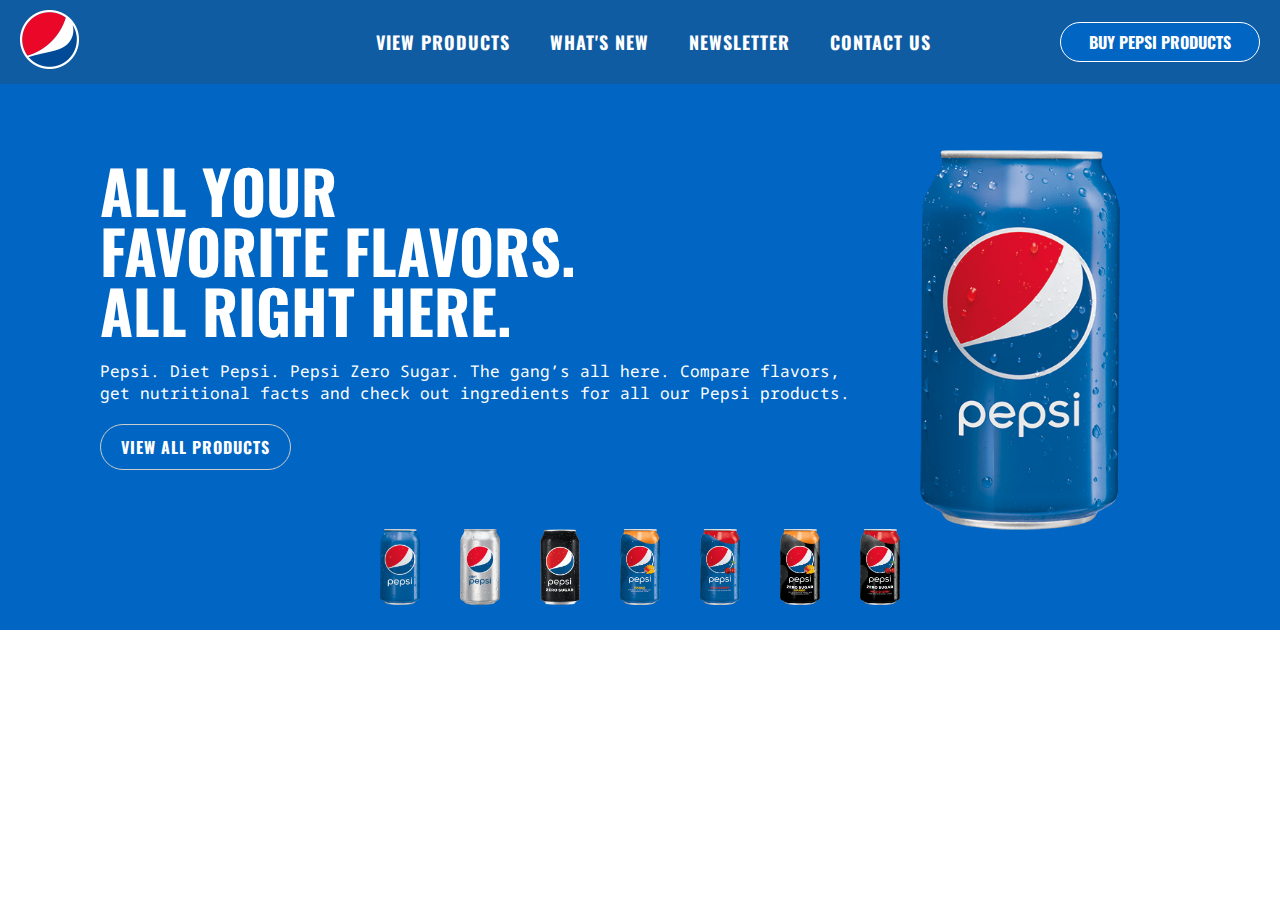
<file: Pepsi/index.html>
<!DOCTYPE html>
<html lang="en">
<head>
    <meta charset="UTF-8">
    <meta http-equiv="X-UA-Compatible" content="IE=edge">
    <meta name="viewport" content="width=device-width, initial-scale=1.0">
    <title>Pepsi.com</title>
    <link rel="stylesheet" href="https://cdnjs.cloudflare.com/ajax/libs/font-awesome/6.2.0/css/all.min.css" integrity="sha512-xh6O/CkQoPOWDdYTDqeRdPCVd1SpvCA9XXcUnZS2FmJNp1coAFzvtCN9BmamE+4aHK8yyUHUSCcJHgXloTyT2A==" crossorigin="anonymous" referrerpolicy="no-referrer" />
    <link rel="stylesheet" href="./style.css">
    <link rel="stylesheet" href="./responsive.css">
    <link rel="preconnect" href="https://fonts.googleapis.com">
    <link rel="preconnect" href="https://fonts.gstatic.com" crossorigin>
    <link href="https://fonts.googleapis.com/css2?family=Noto+Sans+Mono:wght@200;400;500;600;700;800&display=swap" rel="stylesheet">
    <link href="https://fonts.googleapis.com/css2?family=Noto+Sans+Mono:wght@200;400;500;600;700;800&family=Oswald:wght@300;400;500;600;700&display=swap" rel="stylesheet">
    <link href="https://fonts.googleapis.com/css2?family=Roboto+Condensed:ital,wght@0,400;0,700;1,400;1,700&display=swap" rel="stylesheet">
    <script type="text/javascript" src="main.js"></script>
</head>
<body>
    <section class="sec">
        <header>
            <a href="#"><img src="./images/logo.44fea4ca40e8a8843bb0fdf07d618439.png" alt=""></a>
            <div class="toggleMenuNavbar" onclick="menuToggle();"></div>
            <ul class="navbar">
                <li><a href="#">VIEW PRODUCTS</a></li> 
                <li><a href="#">WHAT'S NEW</a></li>
                <li><a href="#">NEWSLETTER</a></li>
                <li><a href="#">CONTACT US</a></li>
            </ul>
            <a class="btn">BUY PEPSI PRODUCTS</a>
        </header>

        <div class="content">
            <div class="textBox">
                <h1>ALL YOUR<br><span>FAVORITE FLAVORS.</span><br><span>ALL RIGHT HERE.</span></h1>
                <p>Pepsi. Diet Pepsi. Pepsi Zero Sugar. The gang’s all here. Compare flavors, get nutritional facts and check out ingredients for all our Pepsi products.</p>
                <a class="btn-view" href="#">View All Products</a>
            </div>
            <div class="imgBox">
                <img src="./images/pepsi001.png" class="pepsi">
            </div>
        </div>
        <ul class="list-img">
            <li><img src="./images/pepsi001.png" alt="PepsiNormal" onclick="imgSlider('./images/pepsi001.png');changeBackgroundColor('#0062be')"></li>
            <li><img src="./images/pepsi002.png" alt="PepsiDiet" onclick="imgSlider('./images/pepsi002.png');changeBackgroundColor('#AFB4FF')"></li>
            <li><img src="./images/pepsi003.png" alt="PepsiZeroSugar" onclick="imgSlider('./images/pepsi003.png');changeBackgroundColor('#1e1e1e')"></li>
            <li><img src="./images/pepsi004.png" alt="PepsiMango" onclick="imgSlider('./images/pepsi004.png');changeBackgroundColor('#FF731D')"></li>
            <li><img src="./images/pepsi005.png" alt="PepsiCherry" onclick="imgSlider('./images/pepsi005.png');changeBackgroundColor('#EB4747')"></li>
            <li><img src="./images/pepsi006.png" alt="PepsiZeroSugarMango" onclick="imgSlider('./images/pepsi006.png');changeBackgroundColor('#FF731D')"></li>    
            <li><img src="./images/pepsi007.png" alt="PepsiZeroSugarCherry" onclick="imgSlider('./images/pepsi007.png');changeBackgroundColor('#D800A6')"></li>          
        </ul>
        <ul class="social">
            <li><a href="#"><i class="fab fa-twitter" alt="Twitter"></i></a></li>
            <li><a href="#"><i class="fab fa-instagram" alt="Instagram"></i></a></li>
            <li><a href="#"><i class="fab fa-youtube" alt="Youtube"></i></a></li>
            <li><a href="#"><i class="fab fa-facebook" alt="Facebook"></i></a></li>
            <li><a href="#"><i class="fab fa-tiktok" alt="TikTok"></i></a></li>
        </ul>
    </section>
</body>
</html>
</file>
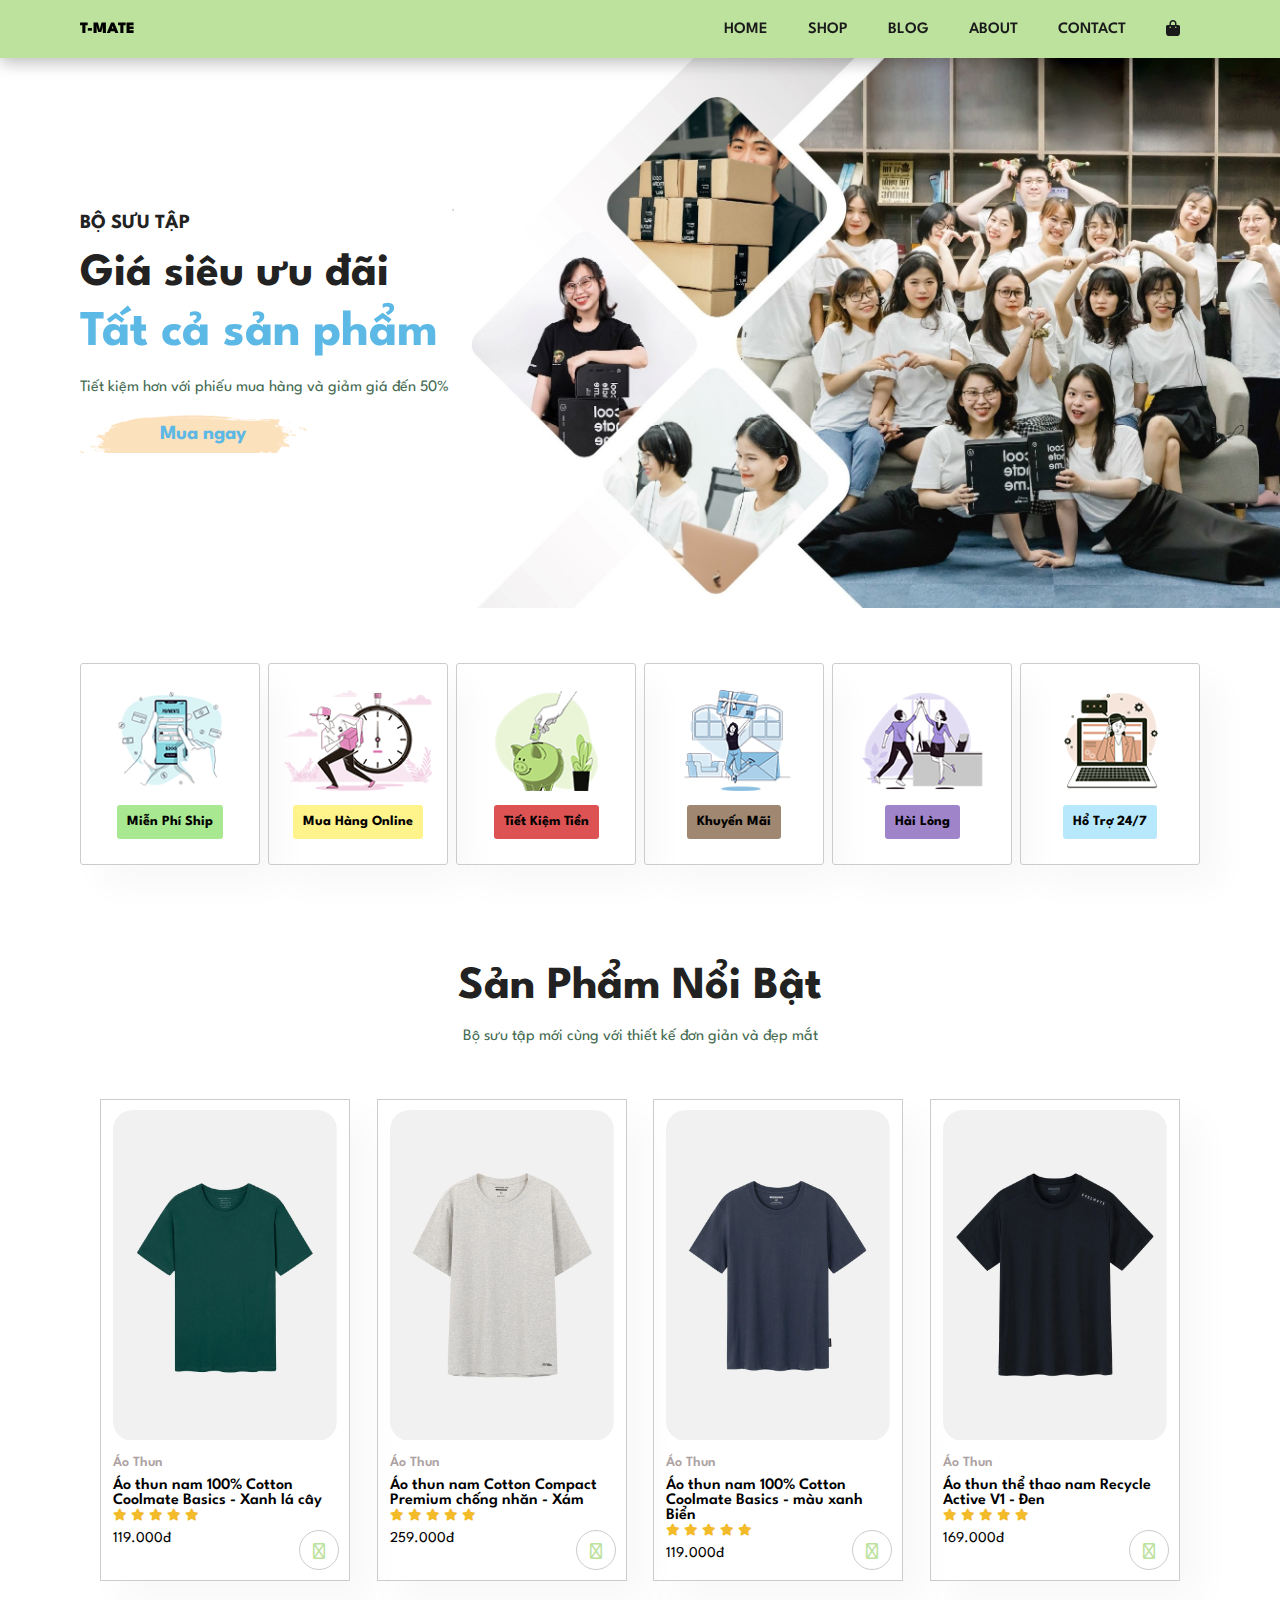
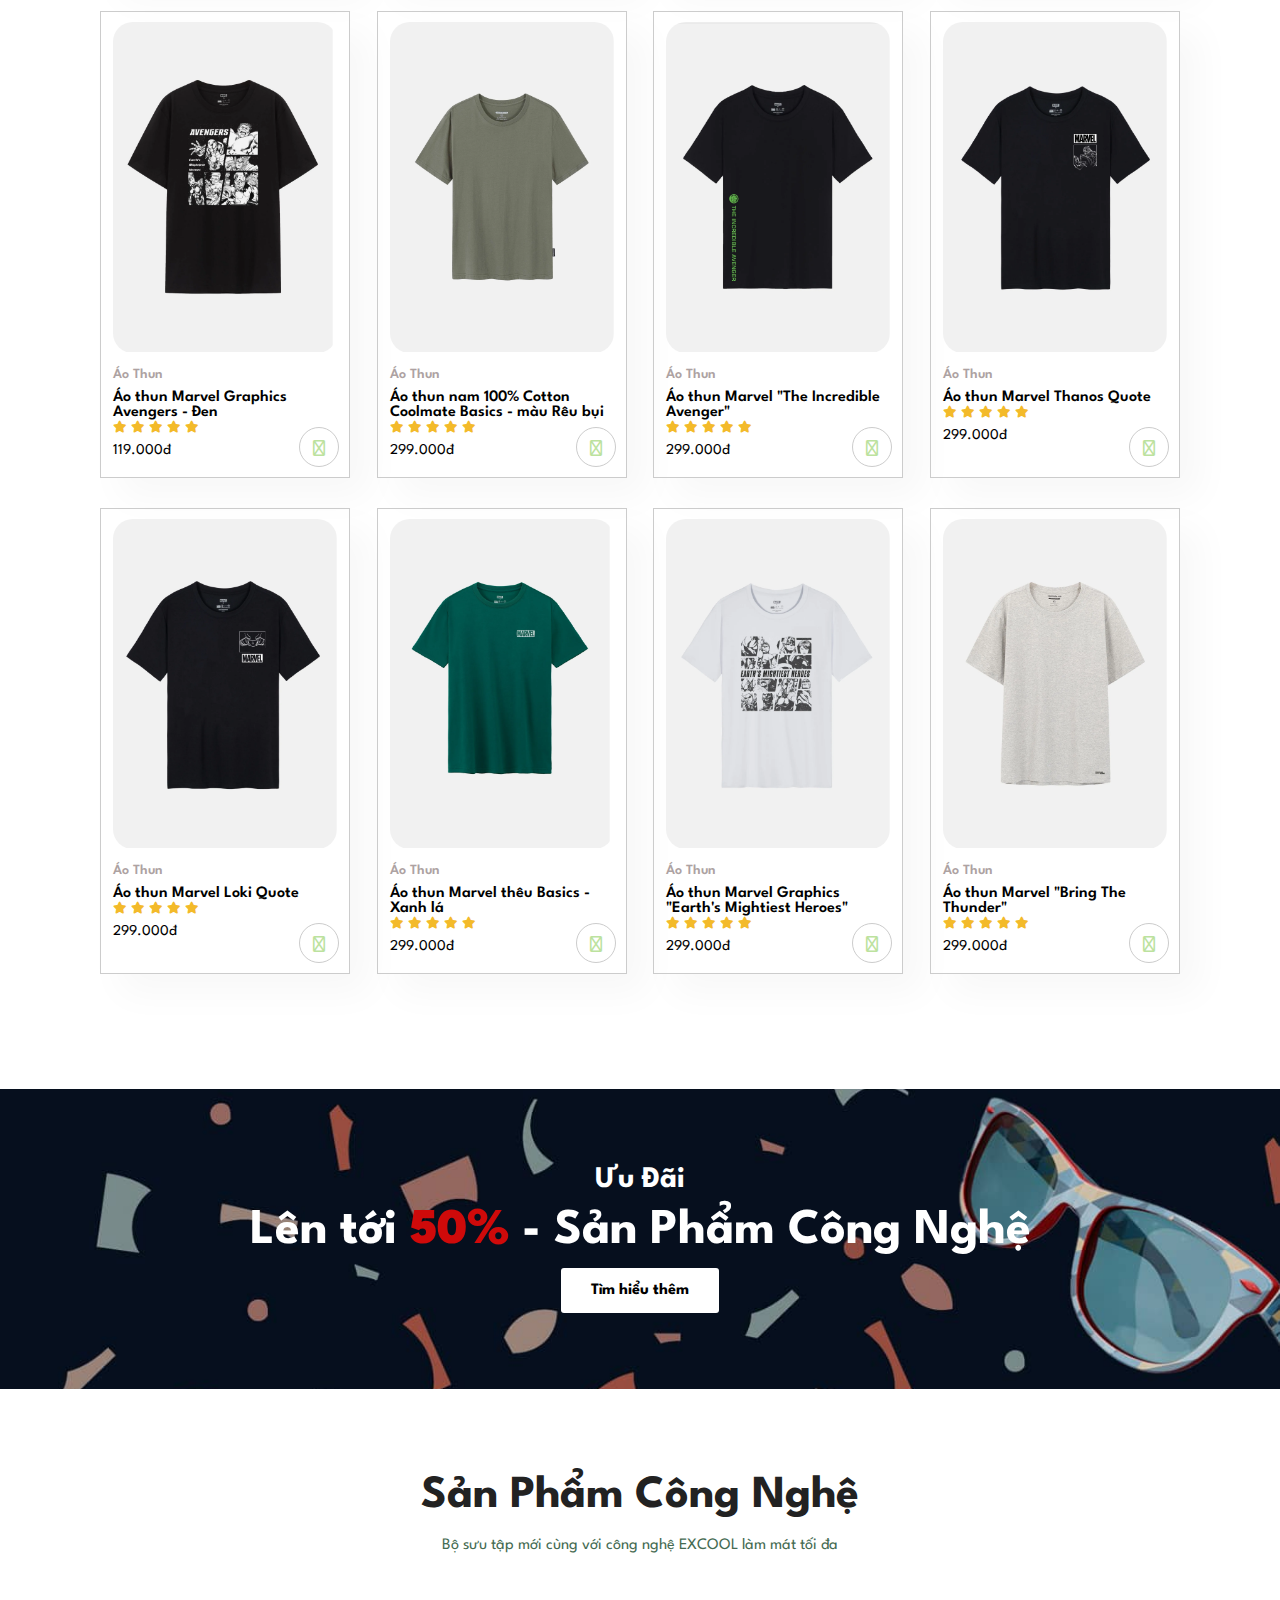
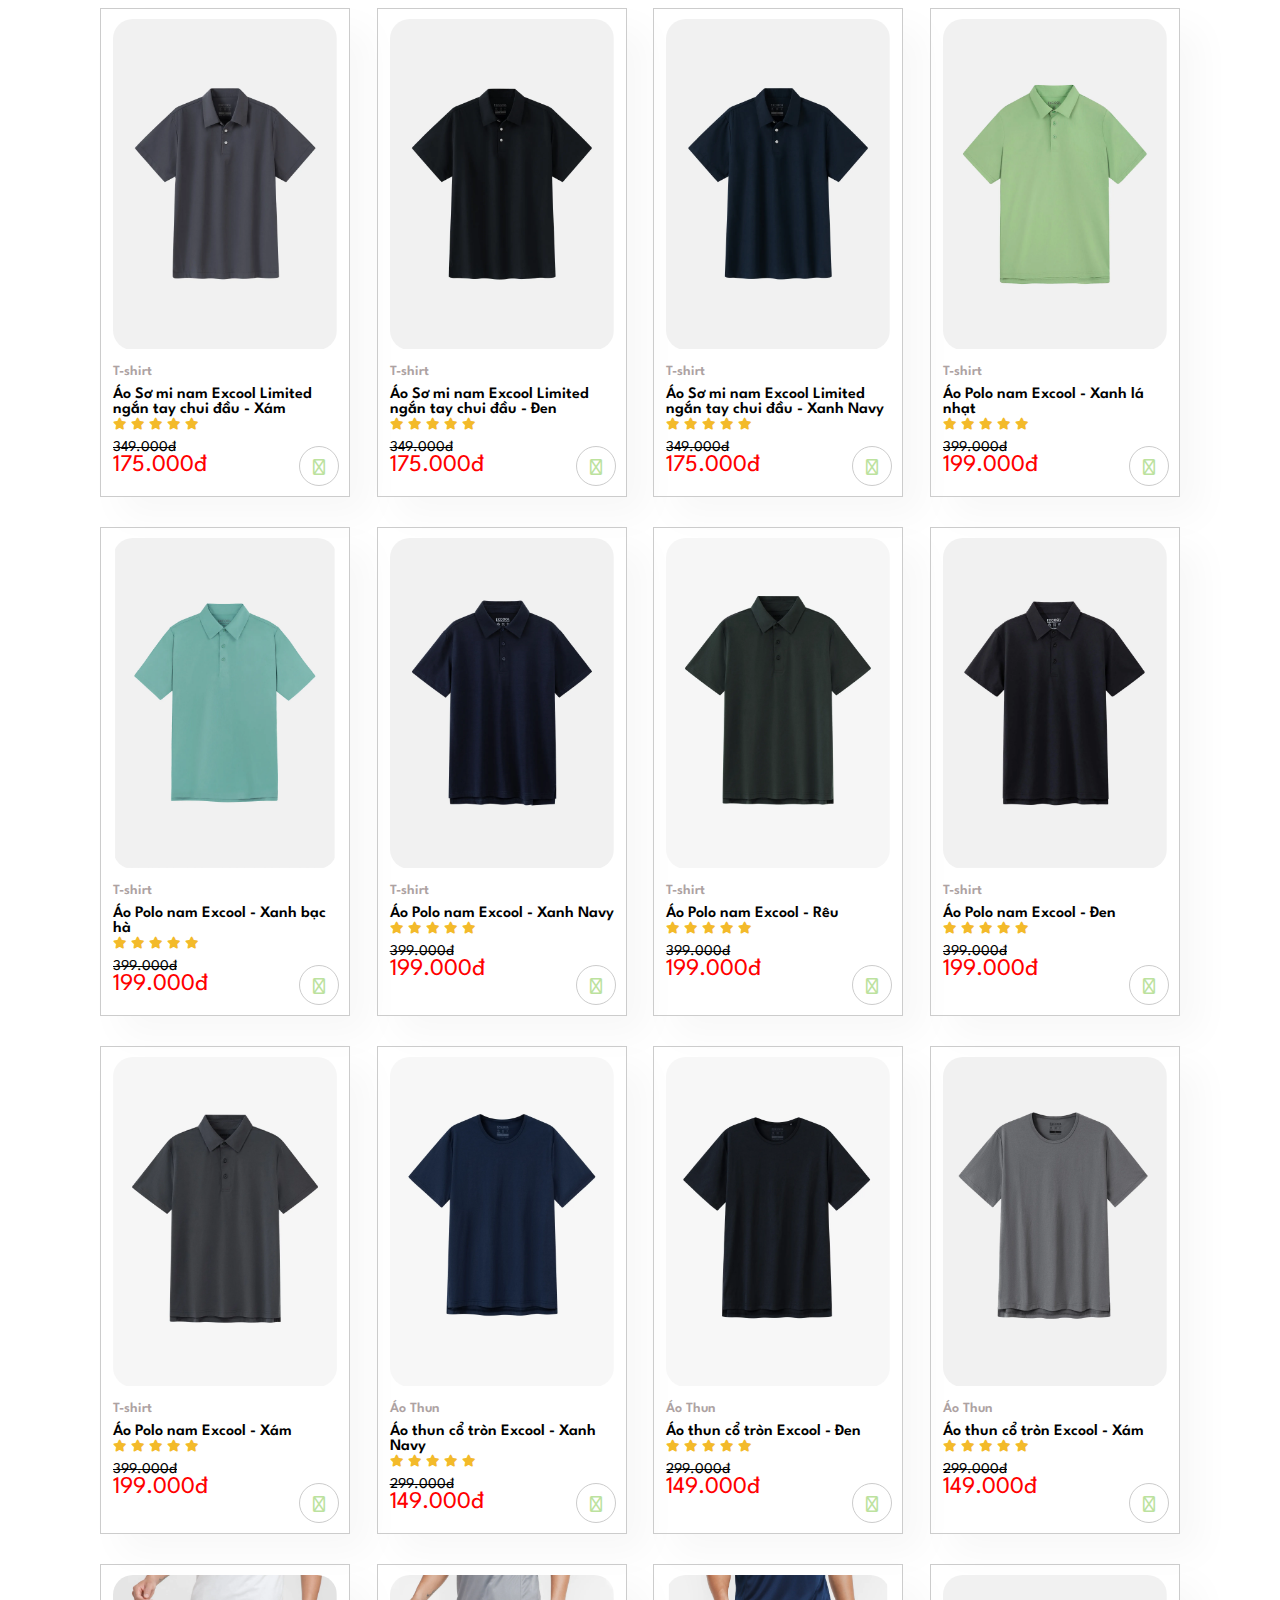
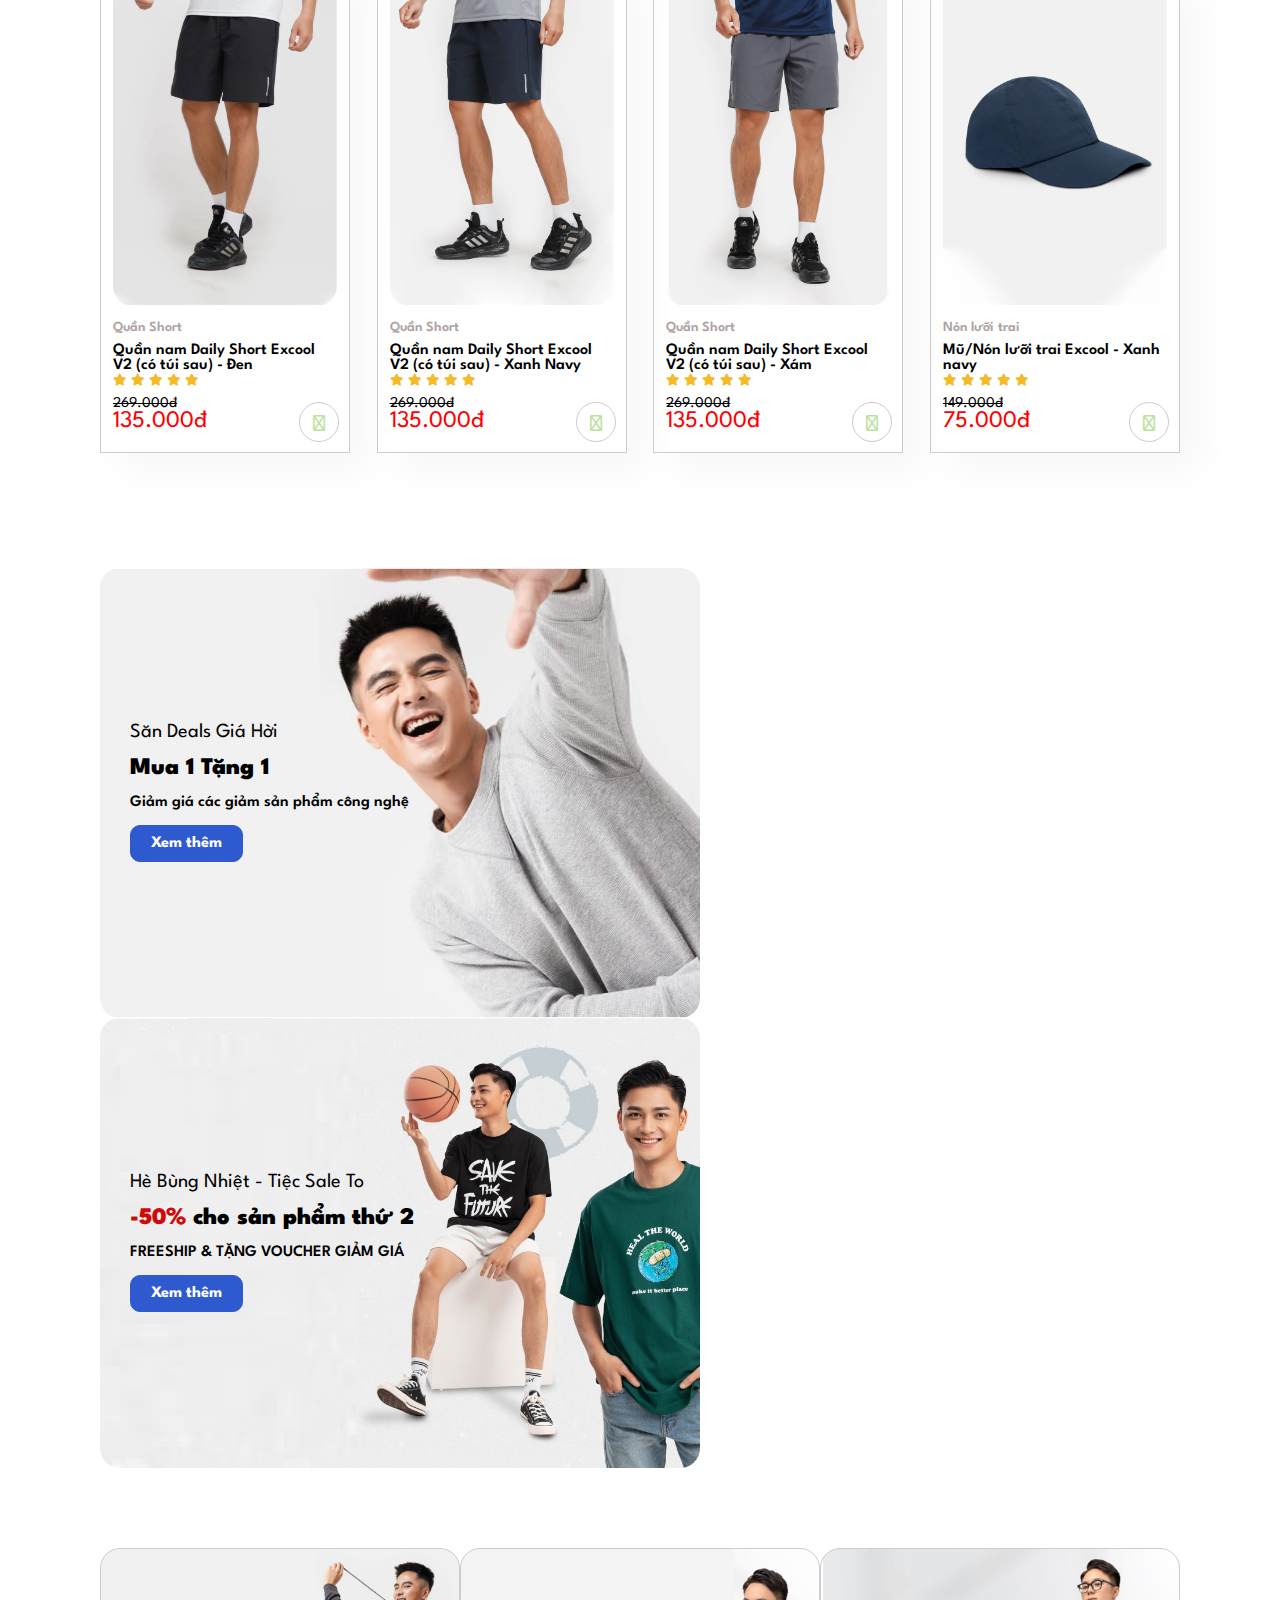
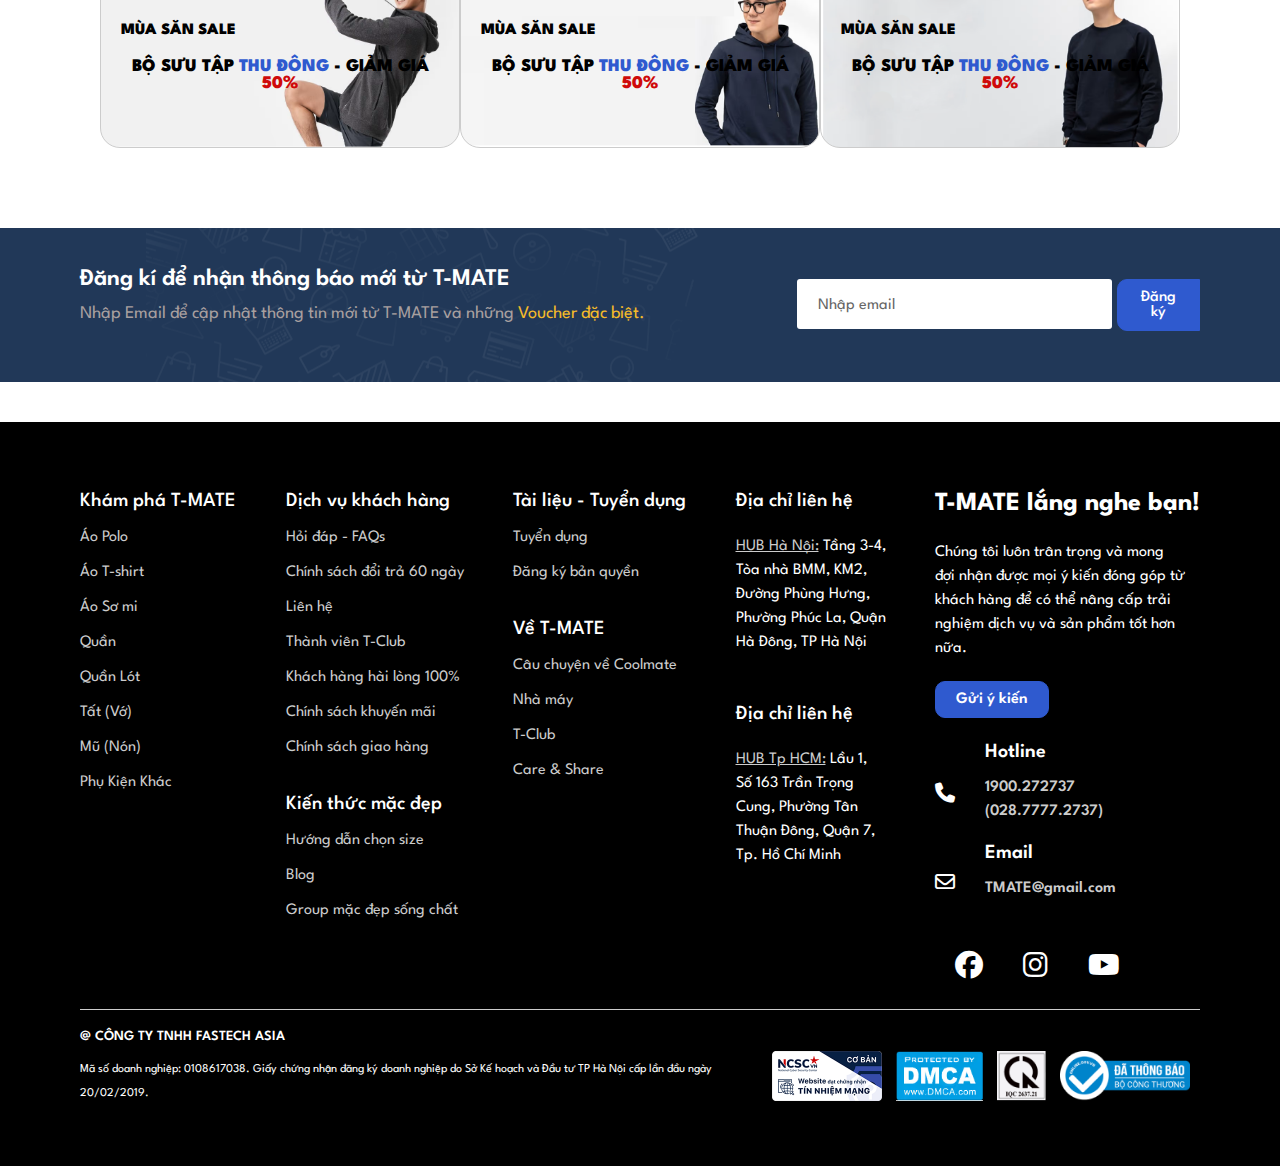
<file: Web_shop/index.html>
<!DOCTYPE html>
<html lang="en">
<head>
    <meta charset="UTF-8">
    <meta http-equiv="X-UA-Compatible" content="IE=edge">
    <meta name="viewport" content="width=device-width, initial-scale=1.0">
    <link rel="stylesheet" href="./base.css">
    <link rel="stylesheet" href="./style.css">
    <link rel="stylesheet" href="./responsive.css">
    <link rel="stylesheet" href="https://cdnjs.cloudflare.com/ajax/libs/font-awesome/6.2.0/css/all.min.css" />
    <title>Áo thun Nam Giới - T MATE</title>
</head>
<body>
    <section id="header">
        <a href="#" class="logo">T-MATE</a>
        <div>
            <ul id="navbar">
                <li><a class="active" href="index.html">HOME</a></li>
                <li><a href="shop.html">SHOP</a></li>
                <li><a href="blog.html">BLOG</a></li>
                <li><a href="about.html">ABOUT</a></li>
                <li><a href="contact.html">CONTACT</a></li>
                <li id="cart-none"><a href="cart.html"><i class="fa-sharp fa-solid fa-bag-shopping"></i></a></li>
                <a href="#" id="close"><i class="fa-solid fa-xmark"></i></a>
            </ul>
        </div>

        <div id="mobile">
            <a href="cart.html"><i class="fa-sharp fa-solid fa-bag-shopping"></i></a>
            <i id ="icon-list" class="fa-solid fa-list"></i>
        </div>
    </section>

    <section id="background">
        <h4>BỘ SƯU TẬP</h4>
        <h2>Giá siêu ưu đãi</h2>
        <h1>Tất cả sản phẩm</h1>
        <p>Tiết kiệm hơn với phiếu mua hàng và giảm giá đến 50%</p>
        <button>Mua ngay</button>
    </section>

    <section id="slider" class="section-p1">
        <div class="flex-box">
            <img src="./img/f1.png" alt="">
            <h6>Miễn Phí Ship</h6>
        </div>

        <div class="flex-box">
            <img src="./img/f2.png" alt="">
            <h6>Mua Hàng Online</h6>
        </div>

        <div class="flex-box">
            <img src="./img/f3.png" alt="">
            <h6>Tiết Kiệm Tiền</h6>
        </div>

        <div class="flex-box">
            <img src="./img/f4.png" alt="">
            <h6>Khuyến Mãi</h6>
        </div>

        <div class="flex-box">
            <img src="./img/f5.png" alt="">
            <h6>Hài Lòng</h6>
        </div>

        <div class="flex-box">
            <img src="./img/f6.png" alt="">
            <h6>Hổ Trợ 24/7</h6>
        </div>
    </section>

    <section id="product" class="section-p1">
        <h2>Sản Phẩm Nổi Bật</h2>
        <p>Bộ sưu tập mới cùng với thiết kế đơn giản và đẹp mắt</p>
        <div class="prod-container">
            <div class="prod" onclick="window.location.href='sproduct.html'";>
                <img src="./img/pro/pro1.png" alt="">
                <div class="design">
                    <span>Áo Thun</span>
                    <h5>Áo thun nam 100% Cotton Coolmate Basics - Xanh lá cây</h5>
                    <div class="star">
                        <i class="fas fa-star"></i>
                        <i class="fas fa-star"></i>
                        <i class="fas fa-star"></i>
                        <i class="fas fa-star"></i>
                        <i class="fas fa-star"></i>
                    </div>
                    <h4>119.000đ</h4>
                </div>
                <a href="#"><i class="fa-solid fa-cart-shopping"></i></a>
            </div>

            <div class="prod">
                <img src="./img/pro/pro2.png" alt="">
                <div class="design">
                    <span>Áo Thun</span>
                    <h5>Áo thun nam Cotton Compact Premium chống nhăn - Xám</h5>
                    <div class="star">
                        <i class="fas fa-star"></i>
                        <i class="fas fa-star"></i>
                        <i class="fas fa-star"></i>
                        <i class="fas fa-star"></i>
                        <i class="fas fa-star"></i>
                    </div>
                    <h4>259.000đ</h4>
                </div>
                <a href="#"><i class="fa-solid fa-cart-shopping"></i></a>
            </div>

            <div class="prod">
                <img src="./img/pro/pro3.png" alt="">
                <div class="design">
                    <span>Áo Thun</span>
                    <h5>Áo thun nam 100% Cotton Coolmate Basics - màu xanh Biển</h5>
                    <div class="star">
                        <i class="fas fa-star"></i>
                        <i class="fas fa-star"></i>
                        <i class="fas fa-star"></i>
                        <i class="fas fa-star"></i>
                        <i class="fas fa-star"></i>
                    </div>
                    <h4>119.000đ</h4>
                </div>
                <a href="#"><i class="fa-solid fa-cart-shopping"></i></a>
            </div>

            <div class="prod">
                <img src="./img/pro/pro4.png" alt="">
                <div class="design">
                    <span>Áo Thun</span>
                    <h5>Áo thun thể thao nam Recycle Active V1 - Đen</h5>
                    <div class="star">
                        <i class="fas fa-star"></i>
                        <i class="fas fa-star"></i>
                        <i class="fas fa-star"></i>
                        <i class="fas fa-star"></i>
                        <i class="fas fa-star"></i>
                    </div>
                    <h4>169.000đ</h4>
                </div>
                <a href="#"><i class="fa-solid fa-cart-shopping"></i></a>
            </div>

            <div class="prod">
                <img src="./img/pro/pro5.png" alt="">
                <div class="design">
                    <span>Áo Thun</span>
                    <h5>Áo thun Marvel Graphics Avengers - Đen</h5>
                    <div class="star">
                        <i class="fas fa-star"></i>
                        <i class="fas fa-star"></i>
                        <i class="fas fa-star"></i>
                        <i class="fas fa-star"></i>
                        <i class="fas fa-star"></i>
                    </div>
                    <h4>119.000đ</h4>
                </div>
                <a href="#"><i class="fa-solid fa-cart-shopping"></i></a>
            </div>

            <div class="prod">
                <img src="./img/pro/pro6.png" alt="">
                <div class="design">
                    <span>Áo Thun</span>
                    <h5>Áo thun nam 100% Cotton Coolmate Basics - màu Rêu bụi</h5>
                    <div class="star">
                        <i class="fas fa-star"></i>
                        <i class="fas fa-star"></i>
                        <i class="fas fa-star"></i>
                        <i class="fas fa-star"></i>
                        <i class="fas fa-star"></i>
                    </div>
                    <h4>299.000đ</h4>
                </div>
                <a href="#"><i class="fa-solid fa-cart-shopping"></i></a>
            </div>

            <div class="prod">
                <img src="./img/pro/pro7.png" alt="">
                <div class="design">
                    <span>Áo Thun</span>
                    <h5>Áo thun Marvel "The Incredible Avenger"</h5>
                    <div class="star">
                        <i class="fas fa-star"></i>
                        <i class="fas fa-star"></i>
                        <i class="fas fa-star"></i>
                        <i class="fas fa-star"></i>
                        <i class="fas fa-star"></i>
                    </div>
                    <h4>299.000đ</h4>
                </div>
                <a href="#"><i class="fa-solid fa-cart-shopping"></i></a>
            </div>

            <div class="prod">
                <img src="./img/pro/pro8.png" alt="">
                <div class="design">
                    <span>Áo Thun</span>
                    <h5>Áo thun Marvel Thanos Quote</h5>
                    <div class="star">
                        <i class="fas fa-star"></i>
                        <i class="fas fa-star"></i>
                        <i class="fas fa-star"></i>
                        <i class="fas fa-star"></i>
                        <i class="fas fa-star"></i>
                    </div>
                    <h4>299.000đ</h4>
                </div>
                <a href="#"><i class="fa-solid fa-cart-shopping"></i></a>
            </div>

            <div class="prod">
                <img src="./img/pro/pro9.png" alt="">
                <div class="design">
                    <span>Áo Thun</span>
                    <h5>Áo thun Marvel Loki Quote</h5>
                    <div class="star">
                        <i class="fas fa-star"></i>
                        <i class="fas fa-star"></i>
                        <i class="fas fa-star"></i>
                        <i class="fas fa-star"></i>
                        <i class="fas fa-star"></i>
                    </div>
                    <h4>299.000đ</h4>
                </div>
                <a href="#"><i class="fa-solid fa-cart-shopping"></i></a>
            </div>

            <div class="prod">
                <img src="./img/pro/pro10.png" alt="">
                <div class="design">
                    <span>Áo Thun</span>
                    <h5>Áo thun Marvel thêu Basics - Xanh lá</h5>
                    <div class="star">
                        <i class="fas fa-star"></i>
                        <i class="fas fa-star"></i>
                        <i class="fas fa-star"></i>
                        <i class="fas fa-star"></i>
                        <i class="fas fa-star"></i>
                    </div>
                    <h4>299.000đ</h4>
                </div>
                <a href="#"><i class="fa-solid fa-cart-shopping"></i></a>
            </div>

            <div class="prod">
                <img src="./img/pro/pro11.png" alt="">
                <div class="design">
                    <span>Áo Thun</span>
                    <h5>Áo thun Marvel Graphics "Earth's Mightiest Heroes"</h5>
                    <div class="star">
                        <i class="fas fa-star"></i>
                        <i class="fas fa-star"></i>
                        <i class="fas fa-star"></i>
                        <i class="fas fa-star"></i>
                        <i class="fas fa-star"></i>
                    </div>
                    <h4>299.000đ</h4>
                </div>
                <a href="#"><i class="fa-solid fa-cart-shopping"></i></a>
            </div>

            <div class="prod">
                <img src="./img/pro/pro2.png" alt="">
                <div class="design">
                    <span>Áo Thun</span>
                    <h5>Áo thun Marvel "Bring The Thunder"</h5>
                    <div class="star">
                        <i class="fas fa-star"></i>
                        <i class="fas fa-star"></i>
                        <i class="fas fa-star"></i>
                        <i class="fas fa-star"></i>
                        <i class="fas fa-star"></i>
                    </div>
                    <h4>299.000đ</h4>
                </div>
                <a href="#"><i class="fa-solid fa-cart-shopping"></i></a>
            </div>
        </div>
    </section>

    <section id="banner" class="section-m1">
        <h4>Ưu Đãi</h4>
        <h2>Lên tới <span class="sale">50%</span> - Sản Phẩm Công Nghệ</h2>
        <button class="btn-1">Tìm hiểu thêm</button>
    </section>

    <section id="product" class="section-p1">
        <h2>Sản Phẩm Công Nghệ</h2>
        <p>Bộ sưu tập mới cùng với công nghệ EXCOOL làm mát tối đa</p>
        <div class="prod-container">
            <div class="prod">
                <img src="./img/pro-/pro-1.png" alt="">
                <div class="design">
                    <span>T-shirt</span>
                    <h5>Áo Sơ mi nam Excool Limited ngắn tay chui đầu - Xám</h5>
                    <div class="star">
                        <i class="fas fa-star"></i>
                        <i class="fas fa-star"></i>
                        <i class="fas fa-star"></i>
                        <i class="fas fa-star"></i>
                        <i class="fas fa-star"></i>
                    </div>
                    <h4 class="prod-del">349.000đ</h4>
                    <h7 class="prod-sale">175.000đ</h7>
                </div>
                <a href="#"><i class="fa-solid fa-cart-shopping"></i></a>
            </div>

            <div class="prod">
                <img src="./img/pro-/pro-2.png" alt="">
                <div class="design">
                    <span>T-shirt</span>
                    <h5>Áo Sơ mi nam Excool Limited ngắn tay chui đầu - Đen</h5>
                    <div class="star">
                        <i class="fas fa-star"></i>
                        <i class="fas fa-star"></i>
                        <i class="fas fa-star"></i>
                        <i class="fas fa-star"></i>
                        <i class="fas fa-star"></i>
                    </div>
                    <h4 class="prod-del">349.000đ</h4>
                    <h7 class="prod-sale">175.000đ</h7>
                </div>
                <a href="#"><i class="fa-solid fa-cart-shopping"></i></a>
            </div>

            <div class="prod">
                <img src="./img/pro-/pro-3.png" alt="">
                <div class="design">
                    <span>T-shirt</span>
                    <h5>Áo Sơ mi nam Excool Limited ngắn tay chui đầu - Xanh Navy</h5>
                    <div class="star">
                        <i class="fas fa-star"></i>
                        <i class="fas fa-star"></i>
                        <i class="fas fa-star"></i>
                        <i class="fas fa-star"></i>
                        <i class="fas fa-star"></i>
                    </div>
                    <h4 class="prod-del">349.000đ</h4>
                    <h7 class="prod-sale">175.000đ</h7>
                </div>
                <a href="#"><i class="fa-solid fa-cart-shopping"></i></a>
            </div>

            <div class="prod">
                <img src="./img/pro-/pro-4.png" alt="">
                <div class="design">
                    <span>T-shirt</span>
                    <h5>Áo Polo nam Excool - Xanh lá nhạt</h5>
                    <div class="star">
                        <i class="fas fa-star"></i>
                        <i class="fas fa-star"></i>
                        <i class="fas fa-star"></i>
                        <i class="fas fa-star"></i>
                        <i class="fas fa-star"></i>
                    </div>
                    <h4 class="prod-del">399.000đ</h4>
                    <h7 class="prod-sale">199.000đ</h7>
                </div>
                <a href="#"><i class="fa-solid fa-cart-shopping"></i></a>
            </div>

            <div class="prod">
                <img src="./img/pro-/pro-5.png" alt="">
                <div class="design">
                    <span>T-shirt</span>
                    <h5>Áo Polo nam Excool - Xanh bạc hà</h5>
                    <div class="star">
                        <i class="fas fa-star"></i>
                        <i class="fas fa-star"></i>
                        <i class="fas fa-star"></i>
                        <i class="fas fa-star"></i>
                        <i class="fas fa-star"></i>
                    </div>
                    <h4 class="prod-del">399.000đ</h4>
                    <h7 class="prod-sale">199.000đ</h7>
                </div>
                <a href="#"><i class="fa-solid fa-cart-shopping"></i></a>
            </div>

            <div class="prod">
                <img src="./img/pro-/pro-6.png" alt="">
                <div class="design">
                    <span>T-shirt</span>
                    <h5>Áo Polo nam Excool - Xanh Navy</h5>
                    <div class="star">
                        <i class="fas fa-star"></i>
                        <i class="fas fa-star"></i>
                        <i class="fas fa-star"></i>
                        <i class="fas fa-star"></i>
                        <i class="fas fa-star"></i>
                    </div>
                    <h4 class="prod-del">399.000đ</h4>
                    <h7 class="prod-sale">199.000đ</h7>
                </div>
                <a href="#"><i class="fa-solid fa-cart-shopping"></i></a>
            </div>

            <div class="prod">
                <img src="./img/pro-/pro-7.png" alt="">
                <div class="design">
                    <span>T-shirt</span>
                    <h5>Áo Polo nam Excool - Rêu</h5>
                    <div class="star">
                        <i class="fas fa-star"></i>
                        <i class="fas fa-star"></i>
                        <i class="fas fa-star"></i>
                        <i class="fas fa-star"></i>
                        <i class="fas fa-star"></i>
                    </div>
                    <h4 class="prod-del">399.000đ</h4>
                    <h7 class="prod-sale">199.000đ</h7>
                </div>
                <a href="#"><i class="fa-solid fa-cart-shopping"></i></a>
            </div>

            <div class="prod">
                <img src="./img/pro-/pro-8.png" alt="">
                <div class="design">
                    <span>T-shirt</span>
                    <h5>Áo Polo nam Excool - Đen</h5>
                    <div class="star">
                        <i class="fas fa-star"></i>
                        <i class="fas fa-star"></i>
                        <i class="fas fa-star"></i>
                        <i class="fas fa-star"></i>
                        <i class="fas fa-star"></i>
                    </div>
                    <h4 class="prod-del">399.000đ</h4>
                    <h7 class="prod-sale">199.000đ</h7>
                </div>
                <a href="#"><i class="fa-solid fa-cart-shopping"></i></a>
            </div>

            <div class="prod">
                <img src="./img/pro-/pro-9.png" alt="">
                <div class="design">
                    <span>T-shirt</span>
                    <h5>Áo Polo nam Excool - Xám</h5>
                    <div class="star">
                        <i class="fas fa-star"></i>
                        <i class="fas fa-star"></i>
                        <i class="fas fa-star"></i>
                        <i class="fas fa-star"></i>
                        <i class="fas fa-star"></i>
                    </div>
                    <h4 class="prod-del">399.000đ</h4>
                    <h7 class="prod-sale">199.000đ</h7>
                </div>
                <a href="#"><i class="fa-solid fa-cart-shopping"></i></a>
            </div>

            <div class="prod">
                <img src="./img/pro-/pro-10.png" alt="">
                <div class="design">
                    <span>Áo Thun</span>
                    <h5>Áo thun cổ tròn Excool - Xanh Navy</h5>
                    <div class="star">
                        <i class="fas fa-star"></i>
                        <i class="fas fa-star"></i>
                        <i class="fas fa-star"></i>
                        <i class="fas fa-star"></i>
                        <i class="fas fa-star"></i>
                    </div>
                    <h4 class="prod-del">299.000đ</h4>
                    <h7 class="prod-sale">149.000đ</h7>
                </div>
                <a href="#"><i class="fa-solid fa-cart-shopping"></i></a>
            </div>

            <div class="prod">
                <img src="./img/pro-/pro-11.png" alt="">
                <div class="design">
                    <span>Áo Thun</span>
                    <h5>Áo thun cổ tròn Excool - Đen</h5>
                    <div class="star">
                        <i class="fas fa-star"></i>
                        <i class="fas fa-star"></i>
                        <i class="fas fa-star"></i>
                        <i class="fas fa-star"></i>
                        <i class="fas fa-star"></i>
                    </div>
                    <h4 class="prod-del">299.000đ</h4>
                    <h7 class="prod-sale">149.000đ</h7>
                </div>
                <a href="#"><i class="fa-solid fa-cart-shopping"></i></a>
            </div>

            <div class="prod">
                <img src="./img/pro-/pro-12.png" alt="">
                <div class="design">
                    <span>Áo Thun</span>
                    <h5>Áo thun cổ tròn Excool - Xám</h5>
                    <div class="star">
                        <i class="fas fa-star"></i>
                        <i class="fas fa-star"></i>
                        <i class="fas fa-star"></i>
                        <i class="fas fa-star"></i>
                        <i class="fas fa-star"></i>
                    </div>
                    <h4 class="prod-del">299.000đ</h4>
                    <h7 class="prod-sale">149.000đ</h7>
                </div>
                <a href="#"><i class="fa-solid fa-cart-shopping"></i></a>
            </div>

            <div class="prod">
                <img src="./img/pro-/pro-13.png" alt="">
                <div class="design">
                    <span>Quần Short</span>
                    <h5>Quần nam Daily Short Excool V2 (có túi sau) - Đen</h5>
                    <div class="star">
                        <i class="fas fa-star"></i>
                        <i class="fas fa-star"></i>
                        <i class="fas fa-star"></i>
                        <i class="fas fa-star"></i>
                        <i class="fas fa-star"></i>
                    </div>
                    <h4 class="prod-del">269.000đ</h4>
                    <h7 class="prod-sale">135.000đ</h7>
                </div>
                <a href="#"><i class="fa-solid fa-cart-shopping"></i></a>
            </div>

            <div class="prod">
                <img src="./img/pro-/pro-14.png" alt="">
                <div class="design">
                    <span>Quần Short</span>
                    <h5>Quần nam Daily Short Excool V2 (có túi sau) - Xanh Navy</h5>
                    <div class="star">
                        <i class="fas fa-star"></i>
                        <i class="fas fa-star"></i>
                        <i class="fas fa-star"></i>
                        <i class="fas fa-star"></i>
                        <i class="fas fa-star"></i>
                    </div>
                    <h4 class="prod-del">269.000đ</h4>
                    <h7 class="prod-sale">135.000đ</h7>
                </div>
                <a href="#"><i class="fa-solid fa-cart-shopping"></i></a>
            </div>

            <div class="prod">
                <img src="./img/pro-/pro-15.png" alt="">
                <div class="design">
                    <span>Quần Short</span>
                    <h5>Quần nam Daily Short Excool V2 (có túi sau) - Xám</h5>
                    <div class="star">
                        <i class="fas fa-star"></i>
                        <i class="fas fa-star"></i>
                        <i class="fas fa-star"></i>
                        <i class="fas fa-star"></i>
                        <i class="fas fa-star"></i>
                    </div>
                    <h4 class="prod-del">269.000đ</h4>
                    <h7 class="prod-sale">135.000đ</h7>
                </div>
                <a href="#"><i class="fa-solid fa-cart-shopping"></i></a>
            </div>

            <div class="prod">
                <img src="./img/pro-/pro-16.png" alt="">
                <div class="design">
                    <span>Nón lưỡi trai</span>
                    <h5>Mũ/Nón lưỡi trai Excool - Xanh navy</h5>
                    <div class="star">
                        <i class="fas fa-star"></i>
                        <i class="fas fa-star"></i>
                        <i class="fas fa-star"></i>
                        <i class="fas fa-star"></i>
                        <i class="fas fa-star"></i>
                    </div>
                    <h4 class="prod-del">149.000đ</h4>
                    <h7 class="prod-sale">75.000đ</h7>
                </div>
                <a href="#"><i class="fa-solid fa-cart-shopping"></i></a>
            </div>
        </div>
    </section>

    <section id="banner-1" class="section-p1">
        <div class="banner-box">
            <h4>Săn Deals Giá Hời</h4>
            <h2>Mua 1 Tặng 1</h2>
            <span>Giảm giá các giảm sản phẩm công nghệ</span>
            <button class="btn-2">Xem thêm</button>
        </div>

        <div class="banner-box banner-box-2">
            <h4>Hè Bùng Nhiệt - Tiệc Sale To</h4>
            <h2><span>-50%</span> cho sản phẩm thứ 2</h2>
            <span>FREESHIP & TẶNG VOUCHER GIẢM GIÁ</span>
            <button class="btn-2">Xem thêm</button>
        </div>
    </section>

    <section id="banner-2" class="section-p1">
        <div class="banner-box">
            <h2>MÙA SĂN SALE</h2>
            <h3>BỘ SƯU TẬP <span class="winter">THU ĐÔNG</span> - GIẢM GIÁ <span class="sale">50%</span></h3>
        </div>

        <div class="banner-box banner-box-2">
            <h2>MÙA SĂN SALE</h2>
            <h3>BỘ SƯU TẬP <span class="winter">THU ĐÔNG</span> - GIẢM GIÁ <span class="sale">50%</span></h3>
        </div>

        <div class="banner-box banner-box-3">
            <h2>MÙA SĂN SALE</h2>
            <h3>BỘ SƯU TẬP <span class="winter">THU ĐÔNG</span> - GIẢM GIÁ <span class="sale">50%</span></h3>
        </div>
    </section>   

    <section id="newLetter" class="section-p1 section-m1">
        <div class="newText">
            <h4>Đăng kí để nhận thông báo mới từ T-MATE</h4>
            <p>Nhập Email để cập nhật thông tin mới từ T-MATE và những <span>Voucher đặc biệt.</span></p>
        </div>
        <div class="form">
            <input type="text" class="form-input" placeholder=" ">
            <label for="name" class="form-label">Nhập email</label>
            <button class="btn-2">Đăng ký</button>
        </div>
    </section>

    <footer class="section-p1">
       <div class="footer-before">
        <div class="col">
            <h4>Khám phá T-MATE</h4>
            <a href="#">Áo Polo</a>
            <a href="#">Áo T-shirt</a>
            <a href="#">Áo Sơ mi</a>
            <a href="#">Quần</a>
            <a href="#">Quần Lót</a>
            <a href="#">Tất (Vớ)</a>
            <a href="#">Mũ (Nón)</a>
            <a href="#">Phụ Kiện Khác</a>
        </div>

        <div class="col">
            <h4>Dịch vụ khách hàng</h4>
            <a href="#">Hỏi đáp - FAQs</a>
            <a href="#">Chính sách đổi trả 60 ngày</a>
            <a href="#">Liên hệ</a>
            <a href="#">Thành viên T-Club</a>
            <a href="#">Khách hàng hài lòng 100%</a>
            <a href="#">Chính sách khuyến mãi</a>
            <a href="#">Chính sách giao hàng</a>

            <h4>Kiến thức mặc đẹp</h4>
            <a href="#">Hướng dẫn chọn size</a>
            <a href="#">Blog</a>
            <a href="#">Group mặc đẹp sống chất</a>
        </div>

        <div class="col">
            <h4>Tài liệu - Tuyển dụng</h4>
            <a href="#">Tuyển dụng</a>
            <a href="#">Đăng ký bản quyền</a>

            <h4>Về T-MATE</h4>
            <a href="#">Câu chuyện về Coolmate</a>
            <a href="#">Nhà máy</a>
            <a href="#">T-Club</a>
            <a href="#">Care & Share</a>
        </div>

        <div class="col">
            <h4>Địa chỉ liên hệ</h4>
            <p><a href="" class="adress">HUB Hà Nội:</a> Tầng 3-4, Tòa nhà BMM, KM2, Đường Phùng Hưng, Phường Phúc La, Quận Hà Đông, TP Hà Nội</p>
            <h4>Địa chỉ liên hệ</h4>
            <p><a href="" class="adress">HUB Tp HCM:</a> Lầu 1, Số 163 Trần Trọng Cung, Phường Tân Thuận Đông, Quận 7, Tp. Hồ Chí Minh</p>
        </div>


        <div class="col col-final">
            <h4 class="col-title">T-MATE lắng nghe bạn!</h4>
            <p class="col-p">Chúng tôi luôn trân trọng và mong đợi nhận được mọi ý kiến đóng góp từ khách hàng để có thể nâng cấp trải nghiệm dịch vụ và sản phẩm tốt hơn nữa.</p>
            <button class="btn-2">Gửi ý kiến</button>

            <div class="col-about">
                <div class="col-infor">
                    <div class="col-infor-icon">
                        <i class="fa-solid fa-phone"></i>
                    </div>
                    <div class="col-infor-content">
                        <span class="col-infor-title">Hotline</span>
                        <p class="col-infor-about">
                            <a href="#">1900.272737</a>
                            <a href="#">(028.7777.2737)</a>
                        </p>
                    </div>
                </div>

                <div class="col-infor">
                    <div class="col-infor-icon">
                        <i class="fa-regular fa-envelope"></i>
                    </div>
                    <div class="col-infor-content">
                        <span class="col-infor-title">Email</span>
                        <p class="col-infor-about">
                            <a href="#">TMATE@gmail.com</a>
                        </p>
                    </div>
                </div>
            </div>
            
            <ul class="social">
               <li class="social-item"><i class="fa-brands fa-facebook"></i></li>
               <li class="social-item"><i class="fa-brands fa-instagram"></i></li>
               <li class="social-item"><i class="fa-brands fa-youtube"></i></li>
            </ul>
        </div>
       </div>

       <div class="footer-after">
            <div class="footer-after-left">
                <h6 class="footer-after-left__title">@ CÔNG TY TNHH FASTECH ASIA</h6>
                <p class="footer-after-left-des">Mã số doanh nghiệp: 0108617038. Giấy chứng nhận đăng ký doanh nghiệp do Sở Kế hoạch và Đầu tư TP Hà Nội cấp lần đầu ngày 20/02/2019.</p>
            </div>

            <div class="footer-after-right">
                <a href="#"  title="Chứng Nhận Tín Nhiệm Mạng" ><img src="./img/footer-after/1.png" alt="Chứng Nhận Tín Nhiệm Mạng"></a>
                <a href="#"  title="DMCA.com Protection Status"><img src="./img/footer-after/2.png" alt="DMCA.com Protection Status"></a>
                <a href="#"><img src="./img/footer-after/3.png" alt=""></a>
                <a href="#"><img src="./img/footer-after/4.png" alt=""></a>
            </div>
       </div>
    </footer>
    <script src="./main.js"></script>
</body>
</html>
</file>
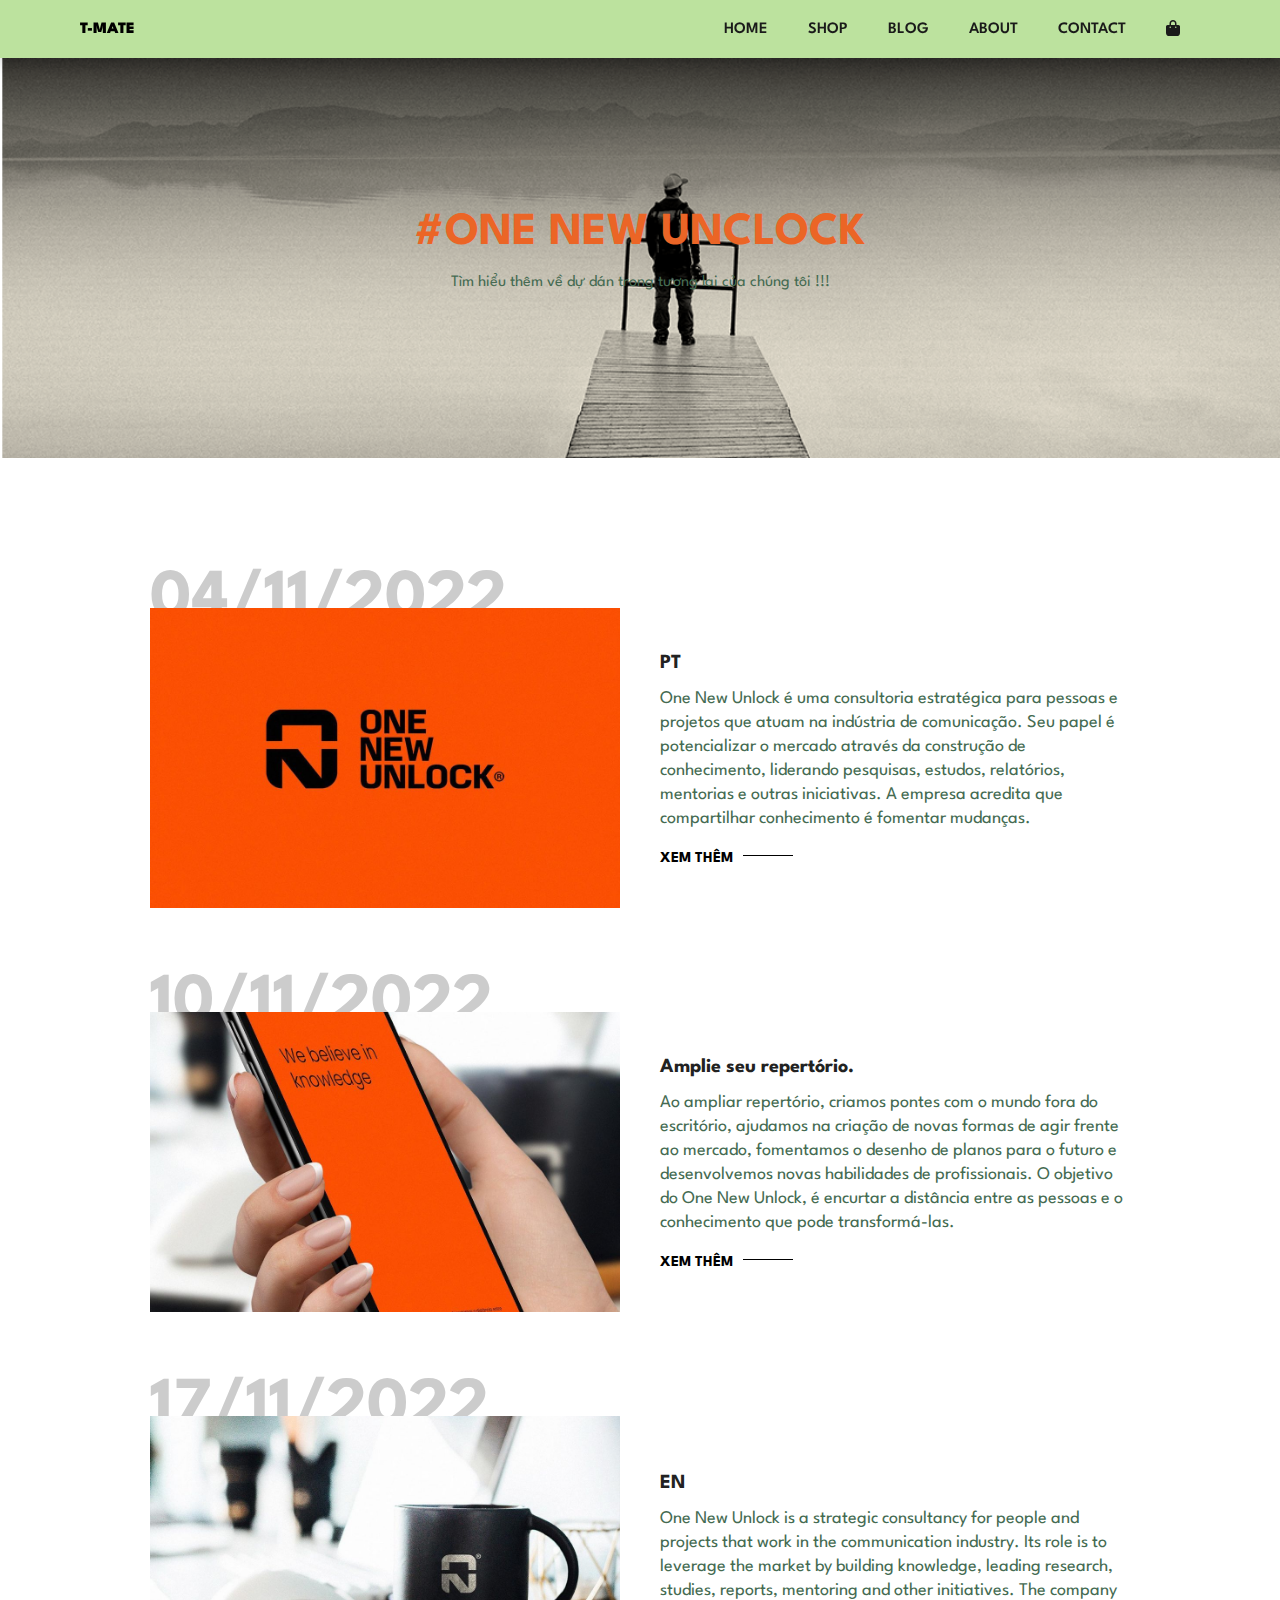
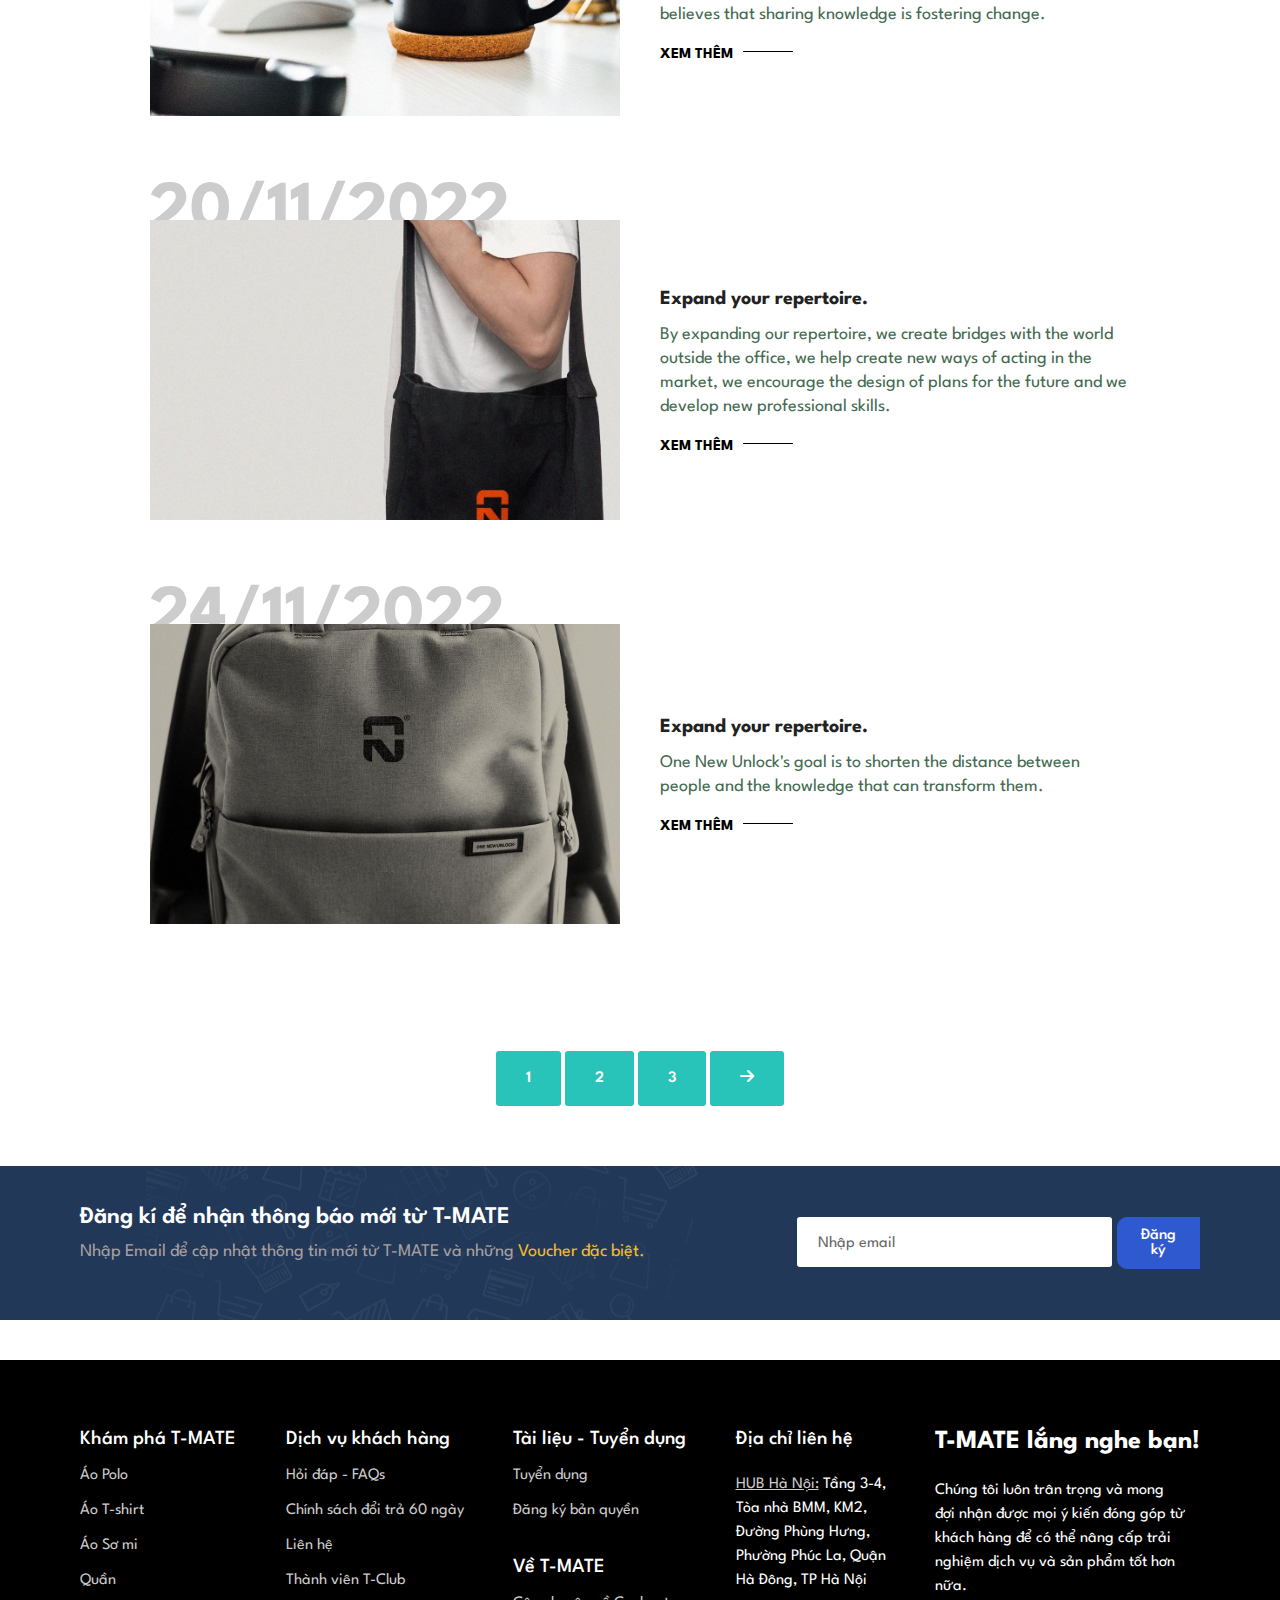
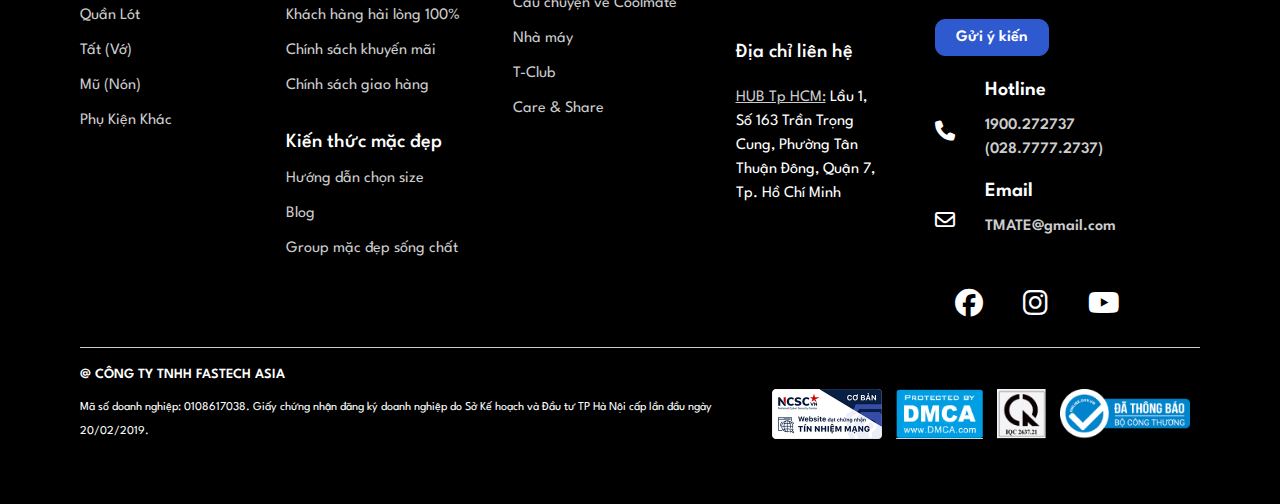
<file: Web_shop/blog.html>
<!DOCTYPE html>
<html lang="en">
<head>
    <meta charset="UTF-8">
    <meta http-equiv="X-UA-Compatible" content="IE=edge">
    <meta name="viewport" content="width=device-width, initial-scale=1.0">
    <link rel="stylesheet" href="./base.css">
    <link rel="stylesheet" href="./style.css">
    <link rel="stylesheet" href="./responsive.css">
    <link rel="stylesheet" href="https://cdnjs.cloudflare.com/ajax/libs/font-awesome/6.2.0/css/all.min.css" />
    <title>Áo thun Nam Giới - T MATE</title>
</head>
<body>
    <section id="header">
        <a href="#" class="logo">T-MATE</a>
        <div>
            <ul id="navbar">
                <li><a href="index.html">HOME</a></li>
                <li><a href="shop.html">SHOP</a></li>
                <li><a class="active" href="blog.html">BLOG</a></li>
                <li><a href="about.html">ABOUT</a></li>
                <li><a href="contact.html">CONTACT</a></li>
                <li id="cart-none"><a href="cart.html"><i class="fa-sharp fa-solid fa-bag-shopping"></i></a></li>
                <a href="#" id="close"><i class="fa-solid fa-xmark"></i></a>
            </ul>
        </div>

        <div id="mobile">
            <a href="cart.html"><i class="fa-sharp fa-solid fa-bag-shopping"></i></a>
            <i id ="icon-list" class="fa-solid fa-list"></i>
        </div>
    </section>

    <section id="page-header" class="blog-header">
        <h2>#ONE NEW UNCLOCK</h2>
        <p>Tìm hiểu thêm về dự dán trong tương lai của chúng tôi !!! </p>
    </section>

    <section id="blog">
        <div class="blog-box">
            <div class="blog-img">
                <img src="./img/blog/blog-box1.jpg" alt="">
            </div>

            <div class="blog-details">
                <h4>PT</h4>
                <p>One New Unlock é uma consultoria estratégica para pessoas e projetos que atuam na indústria de comunicação. Seu papel é potencializar o mercado através da construção de conhecimento, liderando pesquisas, estudos, relatórios, mentorias e outras iniciativas.
                    A empresa acredita que compartilhar conhecimento é fomentar mudanças.
                </p>
                <a href="#">XEM THÊM</a>
            </div>
            <h1>04/11/2022</h1>
        </div>

        <div class="blog-box">
            <div class="blog-img">
                <img src="./img/blog/blog-box2.jpg" alt="">
            </div>

            <div class="blog-details">
                <h4>Amplie seu repertório.</h4>
                <p>Ao ampliar repertório, criamos pontes com o mundo fora do escritório, ajudamos na criação de novas formas de agir frente ao mercado, fomentamos o desenho de planos para o futuro e desenvolvemos novas habilidades de profissionais.
                    O objetivo do One New Unlock, é encurtar a distância entre as pessoas e o conhecimento que pode transformá-las.
                </p>
                <a href="#">XEM THÊM</a>
            </div>
            <h1>10/11/2022</h1>
        </div>

        <div class="blog-box">
            <div class="blog-img">
                <img src="./img/blog/blog-box3.jpg" alt="">
            </div>

            <div class="blog-details">
                <h4>EN</h4>
                <p>One New Unlock is a strategic consultancy for people and projects that work in the communication industry. Its role is to leverage the market by building knowledge, leading research, studies, reports, mentoring and other initiatives.
                    The company believes that sharing knowledge is fostering change.                    
                </p>
                <a href="#">XEM THÊM</a>
            </div>
            <h1>17/11/2022</h1>
        </div>

        <div class="blog-box">
            <div class="blog-img">
                <img src="./img/blog/blog-box4.jpg" alt="">
            </div>

            <div class="blog-details">
                <h4>Expand your repertoire.</h4>
                <p>By expanding our repertoire, we create bridges with the world outside the office, we help create new ways of acting in the market, we encourage the design of plans for the future and we develop new professional skills.
                </p>
                <a href="#">XEM THÊM</a>
            </div>
            <h1>20/11/2022</h1>
        </div>

        <div class="blog-box">
            <div class="blog-img">
                <img src="./img/blog/blog-box5.jpg" alt="">
            </div>

            <div class="blog-details">
                <h4>Expand your repertoire.</h4>
                <p>One New Unlock's goal is to shorten the distance between people and the knowledge that can transform them.
                </p>
                <a href="#">XEM THÊM</a>
            </div>
            <h1>24/11/2022</h1>
        </div>
    </section>

    <section id="pagination" class="section-p1">
        <a href="#">1</a>
        <a href="#">2</a>
        <a href="#">3</a>
        <a href="#"><i class="fa-solid fa-arrow-right"></i></a>
    </section>

    <section id="newLetter" class="section-p1 section-m1">
        <div class="newText">
            <h4>Đăng kí để nhận thông báo mới từ T-MATE</h4>
            <p>Nhập Email để cập nhật thông tin mới từ T-MATE và những <span>Voucher đặc biệt.</span></p>
        </div>
        <div class="form">
            <input type="text" class="form-input" placeholder=" ">
            <label for="name" class="form-label">Nhập email</label>
            <button class="btn-2">Đăng ký</button>
        </div>
    </section>

    <footer class="section-p1">
       <div class="footer-before">
        <div class="col">
            <h4>Khám phá T-MATE</h4>
            <a href="#">Áo Polo</a>
            <a href="#">Áo T-shirt</a>
            <a href="#">Áo Sơ mi</a>
            <a href="#">Quần</a>
            <a href="#">Quần Lót</a>
            <a href="#">Tất (Vớ)</a>
            <a href="#">Mũ (Nón)</a>
            <a href="#">Phụ Kiện Khác</a>
        </div>

        <div class="col">
            <h4>Dịch vụ khách hàng</h4>
            <a href="#">Hỏi đáp - FAQs</a>
            <a href="#">Chính sách đổi trả 60 ngày</a>
            <a href="#">Liên hệ</a>
            <a href="#">Thành viên T-Club</a>
            <a href="#">Khách hàng hài lòng 100%</a>
            <a href="#">Chính sách khuyến mãi</a>
            <a href="#">Chính sách giao hàng</a>

            <h4>Kiến thức mặc đẹp</h4>
            <a href="#">Hướng dẫn chọn size</a>
            <a href="#">Blog</a>
            <a href="#">Group mặc đẹp sống chất</a>
        </div>

        <div class="col">
            <h4>Tài liệu - Tuyển dụng</h4>
            <a href="#">Tuyển dụng</a>
            <a href="#">Đăng ký bản quyền</a>

            <h4>Về T-MATE</h4>
            <a href="#">Câu chuyện về Coolmate</a>
            <a href="#">Nhà máy</a>
            <a href="#">T-Club</a>
            <a href="#">Care & Share</a>
        </div>

        <div class="col">
            <h4>Địa chỉ liên hệ</h4>
            <p><a href="" class="adress">HUB Hà Nội:</a> Tầng 3-4, Tòa nhà BMM, KM2, Đường Phùng Hưng, Phường Phúc La, Quận Hà Đông, TP Hà Nội</p>
            <h4>Địa chỉ liên hệ</h4>
            <p><a href="" class="adress">HUB Tp HCM:</a> Lầu 1, Số 163 Trần Trọng Cung, Phường Tân Thuận Đông, Quận 7, Tp. Hồ Chí Minh</p>
        </div>


        <div class="col col-final">
            <h4 class="col-title">T-MATE lắng nghe bạn!</h4>
            <p class="col-p">Chúng tôi luôn trân trọng và mong đợi nhận được mọi ý kiến đóng góp từ khách hàng để có thể nâng cấp trải nghiệm dịch vụ và sản phẩm tốt hơn nữa.</p>
            <button class="btn-2">Gửi ý kiến</button>

            <div class="col-about">
                <div class="col-infor">
                    <div class="col-infor-icon">
                        <i class="fa-solid fa-phone"></i>
                    </div>
                    <div class="col-infor-content">
                        <span class="col-infor-title">Hotline</span>
                        <p class="col-infor-about">
                            <a href="#">1900.272737</a>
                            <a href="#">(028.7777.2737)</a>
                        </p>
                    </div>
                </div>

                <div class="col-infor">
                    <div class="col-infor-icon">
                        <i class="fa-regular fa-envelope"></i>
                    </div>
                    <div class="col-infor-content">
                        <span class="col-infor-title">Email</span>
                        <p class="col-infor-about">
                            <a href="#">TMATE@gmail.com</a>
                        </p>
                    </div>
                </div>
            </div>
            
            <ul class="social">
               <li class="social-item"><i class="fa-brands fa-facebook"></i></li>
               <li class="social-item"><i class="fa-brands fa-instagram"></i></li>
               <li class="social-item"><i class="fa-brands fa-youtube"></i></li>
            </ul>
        </div>
       </div>

       <div class="footer-after">
            <div class="footer-after-left">
                <h6 class="footer-after-left__title">@ CÔNG TY TNHH FASTECH ASIA</h6>
                <p class="footer-after-left-des">Mã số doanh nghiệp: 0108617038. Giấy chứng nhận đăng ký doanh nghiệp do Sở Kế hoạch và Đầu tư TP Hà Nội cấp lần đầu ngày 20/02/2019.</p>
            </div>

            <div class="footer-after-right">
                <a href="#"  title="Chứng Nhận Tín Nhiệm Mạng" ><img src="./img/footer-after/1.png" alt="Chứng Nhận Tín Nhiệm Mạng"></a>
                <a href="#"  title="DMCA.com Protection Status"><img src="./img/footer-after/2.png" alt="DMCA.com Protection Status"></a>
                <a href="#"><img src="./img/footer-after/3.png" alt=""></a>
                <a href="#"><img src="./img/footer-after/4.png" alt=""></a>
            </div>
       </div>
    </footer>
    <script src="./main.js"></script>
</body>
</html>
</file>
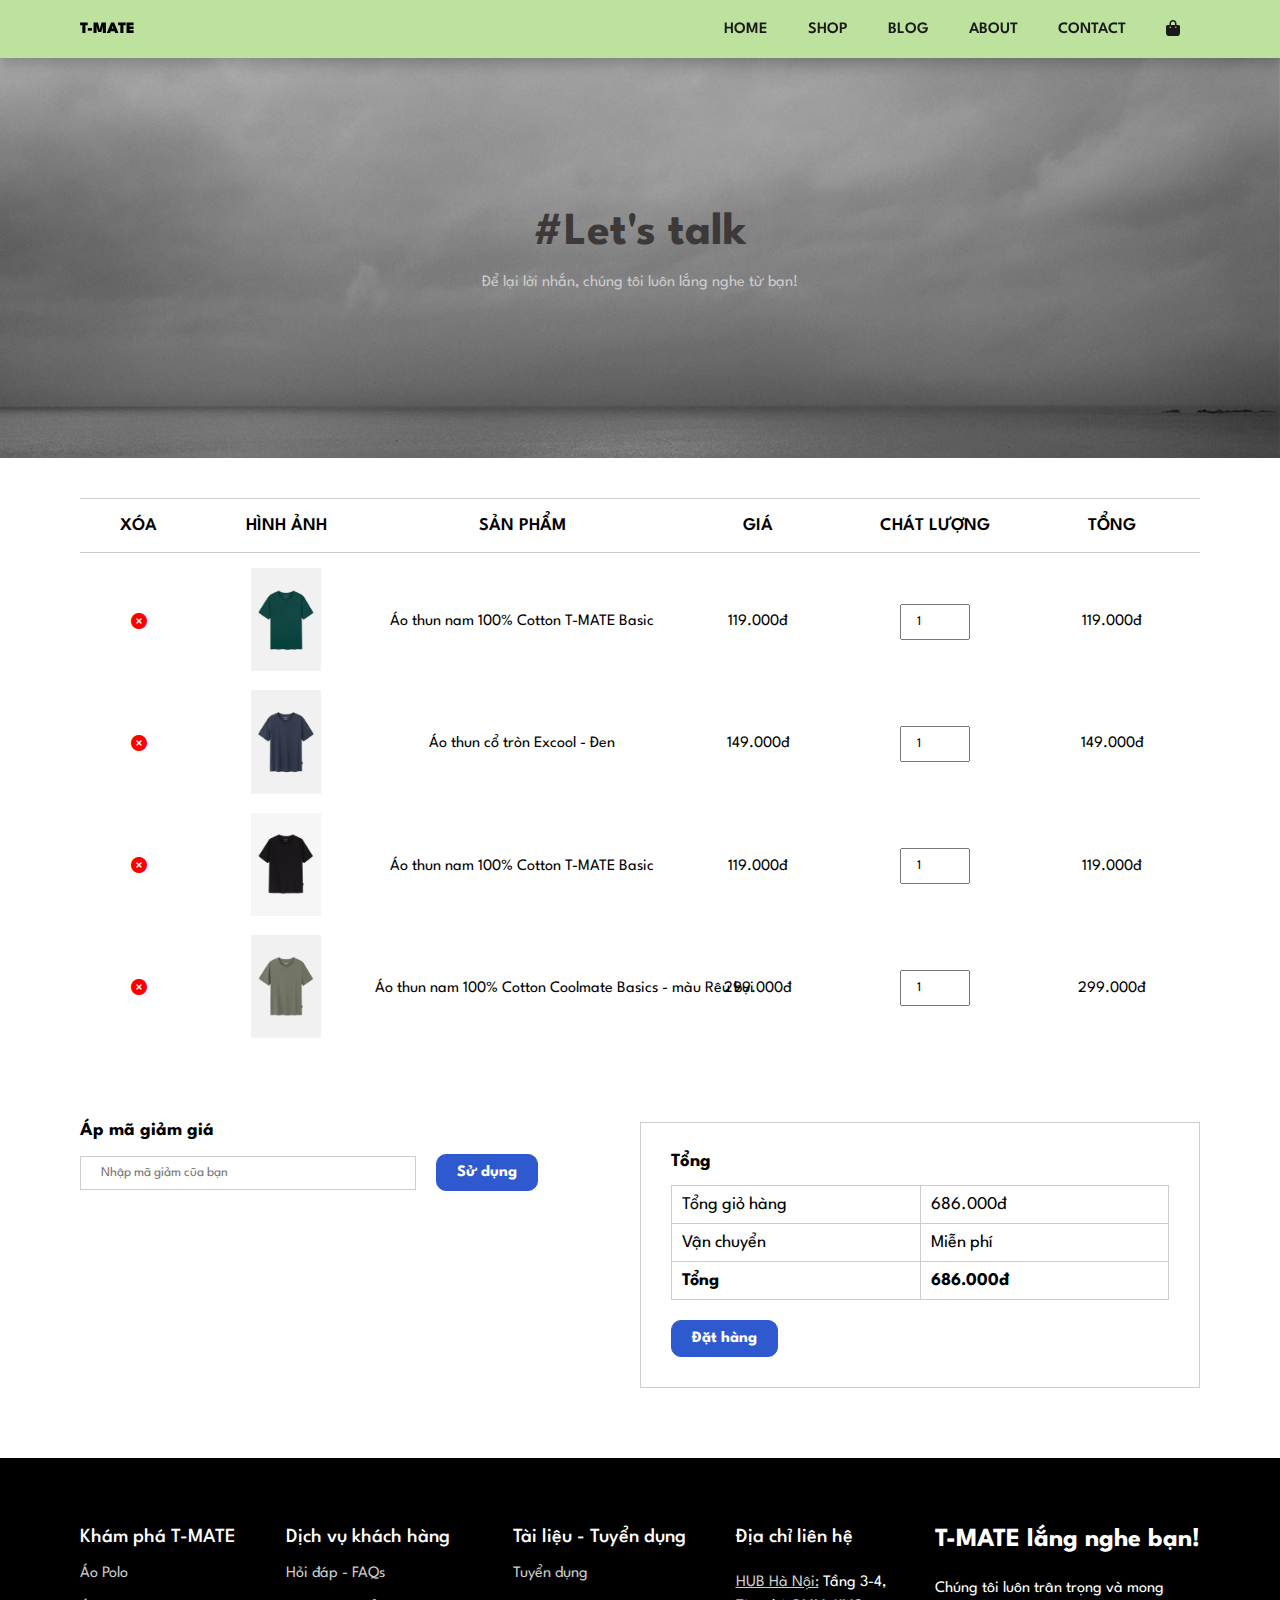
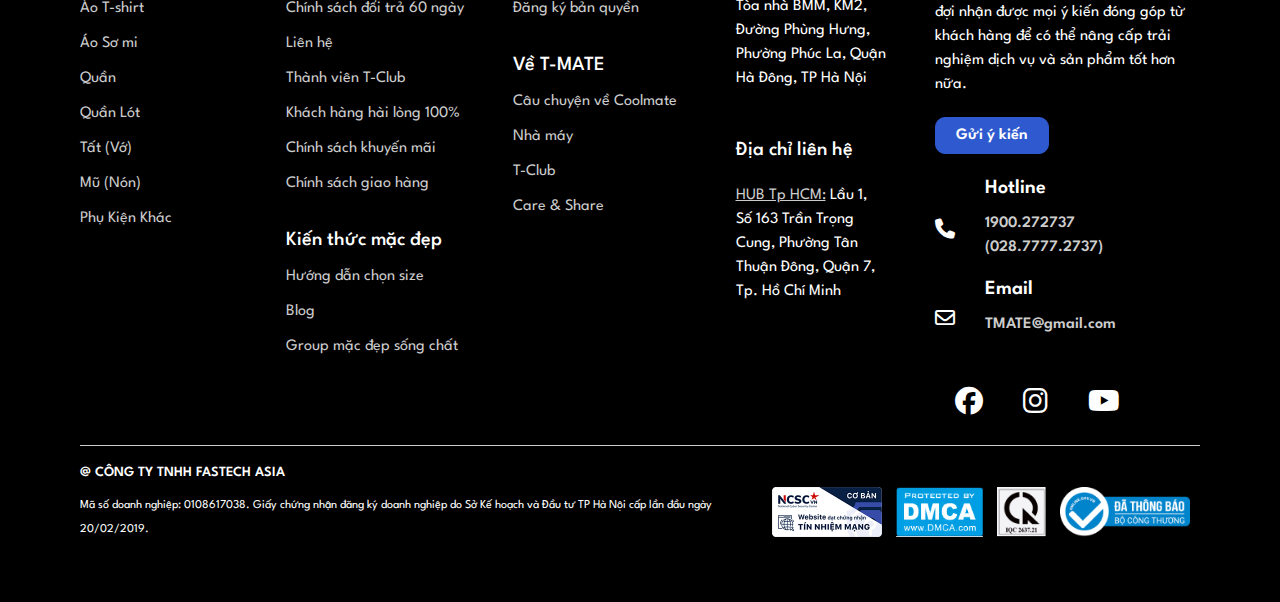
<file: Web_shop/cart.html>
<!DOCTYPE html>
<html lang="en">
<head>
    <meta charset="UTF-8">
    <meta http-equiv="X-UA-Compatible" content="IE=edge">
    <meta name="viewport" content="width=device-width, initial-scale=1.0">
    <link rel="stylesheet" href="./base.css">
    <link rel="stylesheet" href="./style.css">
    <link rel="stylesheet" href="./responsive.css">
    <link rel="stylesheet" href="https://cdnjs.cloudflare.com/ajax/libs/font-awesome/6.2.0/css/all.min.css" />
    <title>Áo thun Nam Giới - T MATE</title>
</head>
<body>
    <section id="header">
        <a href="#" class="logo">T-MATE</a>
        <div>
            <ul id="navbar">
                <li><a href="index.html">HOME</a></li>
                <li><a href="shop.html">SHOP</a></li>
                <li><a href="blog.html">BLOG</a></li>
                <li><a href="about.html">ABOUT</a></li>
                <li><a href="contact.html">CONTACT</a></li>
                <li id="cart-none" class="active" ><a href="cart.html"><i class="fa-sharp fa-solid fa-bag-shopping"></i></a></li>
                <a href="#" id="close"><i class="fa-solid fa-xmark"></i></a>
            </ul>
        </div>

        <div id="mobile">
            <a href="cart.html"><i class="fa-sharp fa-solid fa-bag-shopping"></i></a>
            <i id ="icon-list" class="fa-solid fa-list"></i>
        </div>
    </section>

    <section id="page-header" class="about-header">
        <h2>#Let's talk</h2>
        <p>Để lại lời nhắn, chúng tôi luôn lắng nghe từ bạn!</p>
    </section>

    <section id="cart" class="section-p1">
        <table width="100%">
            <thead>
                <tr>
                    <td>Xóa</td>
                    <td>Hình ảnh</td>
                    <td>Sản phẩm</td>
                    <td>Giá</td>
                    <td>Chát lượng</td>
                    <td>Tổng</td>
                </tr>
            </thead>

            <tbody>
                <tr>
                    <td><a href=""><i class="fa-solid fa-circle-xmark"></i></a></td>    
                    <td><img src="./img/prodetails/pro1.png" alt=""></td>
                    <td>Áo thun nam 100% Cotton T-MATE Basic</td>
                    <td>119.000đ</td>
                    <td><input type="number" value="1"></td>
                    <td>119.000đ</td>
                </tr>
            </tbody>

            <tbody>
                <tr>
                    <td><a href=""><i class="fa-solid fa-circle-xmark"></i></a></td>    
                    <td><img src="./img/prodetails/pro2.png" alt=""></td>
                    <td>Áo thun cổ tròn Excool - Đen</td>
                    <td>149.000đ</td>
                    <td><input type="number" value="1"></td>
                    <td>149.000đ</td>
                </tr>
            </tbody>

            <tbody>
                <tr>
                    <td><a href=""><i class="fa-solid fa-circle-xmark"></i></a></td>    
                    <td><img src="./img/prodetails/pro3.png" alt=""></td>
                    <td>Áo thun nam 100% Cotton T-MATE Basic</td>
                    <td>119.000đ</td>
                    <td><input type="number" value="1"></td>
                    <td>119.000đ</td>
                </tr>
            </tbody>

            <tbody>
                <tr>
                    <td><a href=""><i class="fa-solid fa-circle-xmark"></i></a></td>    
                    <td><img src="./img/prodetails/pro4.png" alt=""></td>
                    <td>Áo thun nam 100% Cotton Coolmate Basics - màu Rêu bụi</td>
                    <td>299.000đ</td>
                    <td><input type="number" value="1"></td>
                    <td>299.000đ</td>
                </tr>
            </tbody>
        </table>
    </section>

    <section id="cart-add" class="section-p1">
        <div id="coupon">
            <h3>Áp mã giảm giá</h3>
            <div class="coupon-add">
                <input type="text" placeholder="Nhập mã giảm cũa bạn">
                <button class="btn-2">Sử dụng</button>
            </div>
        </div>

        <div id="subtotal">
            <h3>Tổng</h3>
            <table>
                <tr>
                    <td>Tổng giỏ hàng</td>
                    <td>686.000đ</td>
                </tr>

                <tr>
                    <td>Vận chuyển</td>
                    <td>Miễn phí</td>
                </tr>

                <tr>
                    <td><strong>Tổng</strong></td>
                    <td><strong>686.000đ</strong></td>
                </tr>
            </table>
            <button class="btn-2">Đặt hàng</button>
        </div>
    </section>

    <footer class="section-p1">
       <div class="footer-before">
        <div class="col">
            <h4>Khám phá T-MATE</h4>
            <a href="#">Áo Polo</a>
            <a href="#">Áo T-shirt</a>
            <a href="#">Áo Sơ mi</a>
            <a href="#">Quần</a>
            <a href="#">Quần Lót</a>
            <a href="#">Tất (Vớ)</a>
            <a href="#">Mũ (Nón)</a>
            <a href="#">Phụ Kiện Khác</a>
        </div>

        <div class="col">
            <h4>Dịch vụ khách hàng</h4>
            <a href="#">Hỏi đáp - FAQs</a>
            <a href="#">Chính sách đổi trả 60 ngày</a>
            <a href="#">Liên hệ</a>
            <a href="#">Thành viên T-Club</a>
            <a href="#">Khách hàng hài lòng 100%</a>
            <a href="#">Chính sách khuyến mãi</a>
            <a href="#">Chính sách giao hàng</a>

            <h4>Kiến thức mặc đẹp</h4>
            <a href="#">Hướng dẫn chọn size</a>
            <a href="#">Blog</a>
            <a href="#">Group mặc đẹp sống chất</a>
        </div>

        <div class="col">
            <h4>Tài liệu - Tuyển dụng</h4>
            <a href="#">Tuyển dụng</a>
            <a href="#">Đăng ký bản quyền</a>

            <h4>Về T-MATE</h4>
            <a href="#">Câu chuyện về Coolmate</a>
            <a href="#">Nhà máy</a>
            <a href="#">T-Club</a>
            <a href="#">Care & Share</a>
        </div>

        <div class="col">
            <h4>Địa chỉ liên hệ</h4>
            <p><a href="" class="adress">HUB Hà Nội:</a> Tầng 3-4, Tòa nhà BMM, KM2, Đường Phùng Hưng, Phường Phúc La, Quận Hà Đông, TP Hà Nội</p>
            <h4>Địa chỉ liên hệ</h4>
            <p><a href="" class="adress">HUB Tp HCM:</a> Lầu 1, Số 163 Trần Trọng Cung, Phường Tân Thuận Đông, Quận 7, Tp. Hồ Chí Minh</p>
        </div>


        <div class="col col-final">
            <h4 class="col-title">T-MATE lắng nghe bạn!</h4>
            <p class="col-p">Chúng tôi luôn trân trọng và mong đợi nhận được mọi ý kiến đóng góp từ khách hàng để có thể nâng cấp trải nghiệm dịch vụ và sản phẩm tốt hơn nữa.</p>
            <button class="btn-2">Gửi ý kiến</button>

            <div class="col-about">
                <div class="col-infor">
                    <div class="col-infor-icon">
                        <i class="fa-solid fa-phone"></i>
                    </div>
                    <div class="col-infor-content">
                        <span class="col-infor-title">Hotline</span>
                        <p class="col-infor-about">
                            <a href="#">1900.272737</a>
                            <a href="#">(028.7777.2737)</a>
                        </p>
                    </div>
                </div>

                <div class="col-infor">
                    <div class="col-infor-icon">
                        <i class="fa-regular fa-envelope"></i>
                    </div>
                    <div class="col-infor-content">
                        <span class="col-infor-title">Email</span>
                        <p class="col-infor-about">
                            <a href="#">TMATE@gmail.com</a>
                        </p>
                    </div>
                </div>
            </div>
            
            <ul class="social">
               <li class="social-item"><i class="fa-brands fa-facebook"></i></li>
               <li class="social-item"><i class="fa-brands fa-instagram"></i></li>
               <li class="social-item"><i class="fa-brands fa-youtube"></i></li>
            </ul>
        </div>
       </div>

       <div class="footer-after">
            <div class="footer-after-left">
                <h6 class="footer-after-left__title">@ CÔNG TY TNHH FASTECH ASIA</h6>
                <p class="footer-after-left-des">Mã số doanh nghiệp: 0108617038. Giấy chứng nhận đăng ký doanh nghiệp do Sở Kế hoạch và Đầu tư TP Hà Nội cấp lần đầu ngày 20/02/2019.</p>
            </div>

            <div class="footer-after-right">
                <a href="#"  title="Chứng Nhận Tín Nhiệm Mạng" ><img src="./img/footer-after/1.png" alt="Chứng Nhận Tín Nhiệm Mạng"></a>
                <a href="#"  title="DMCA.com Protection Status"><img src="./img/footer-after/2.png" alt="DMCA.com Protection Status"></a>
                <a href="#"><img src="./img/footer-after/3.png" alt=""></a>
                <a href="#"><img src="./img/footer-after/4.png" alt=""></a>
            </div>
       </div>
    </footer>
    <script src="./main.js"></script>
</body>
</html>
</file>
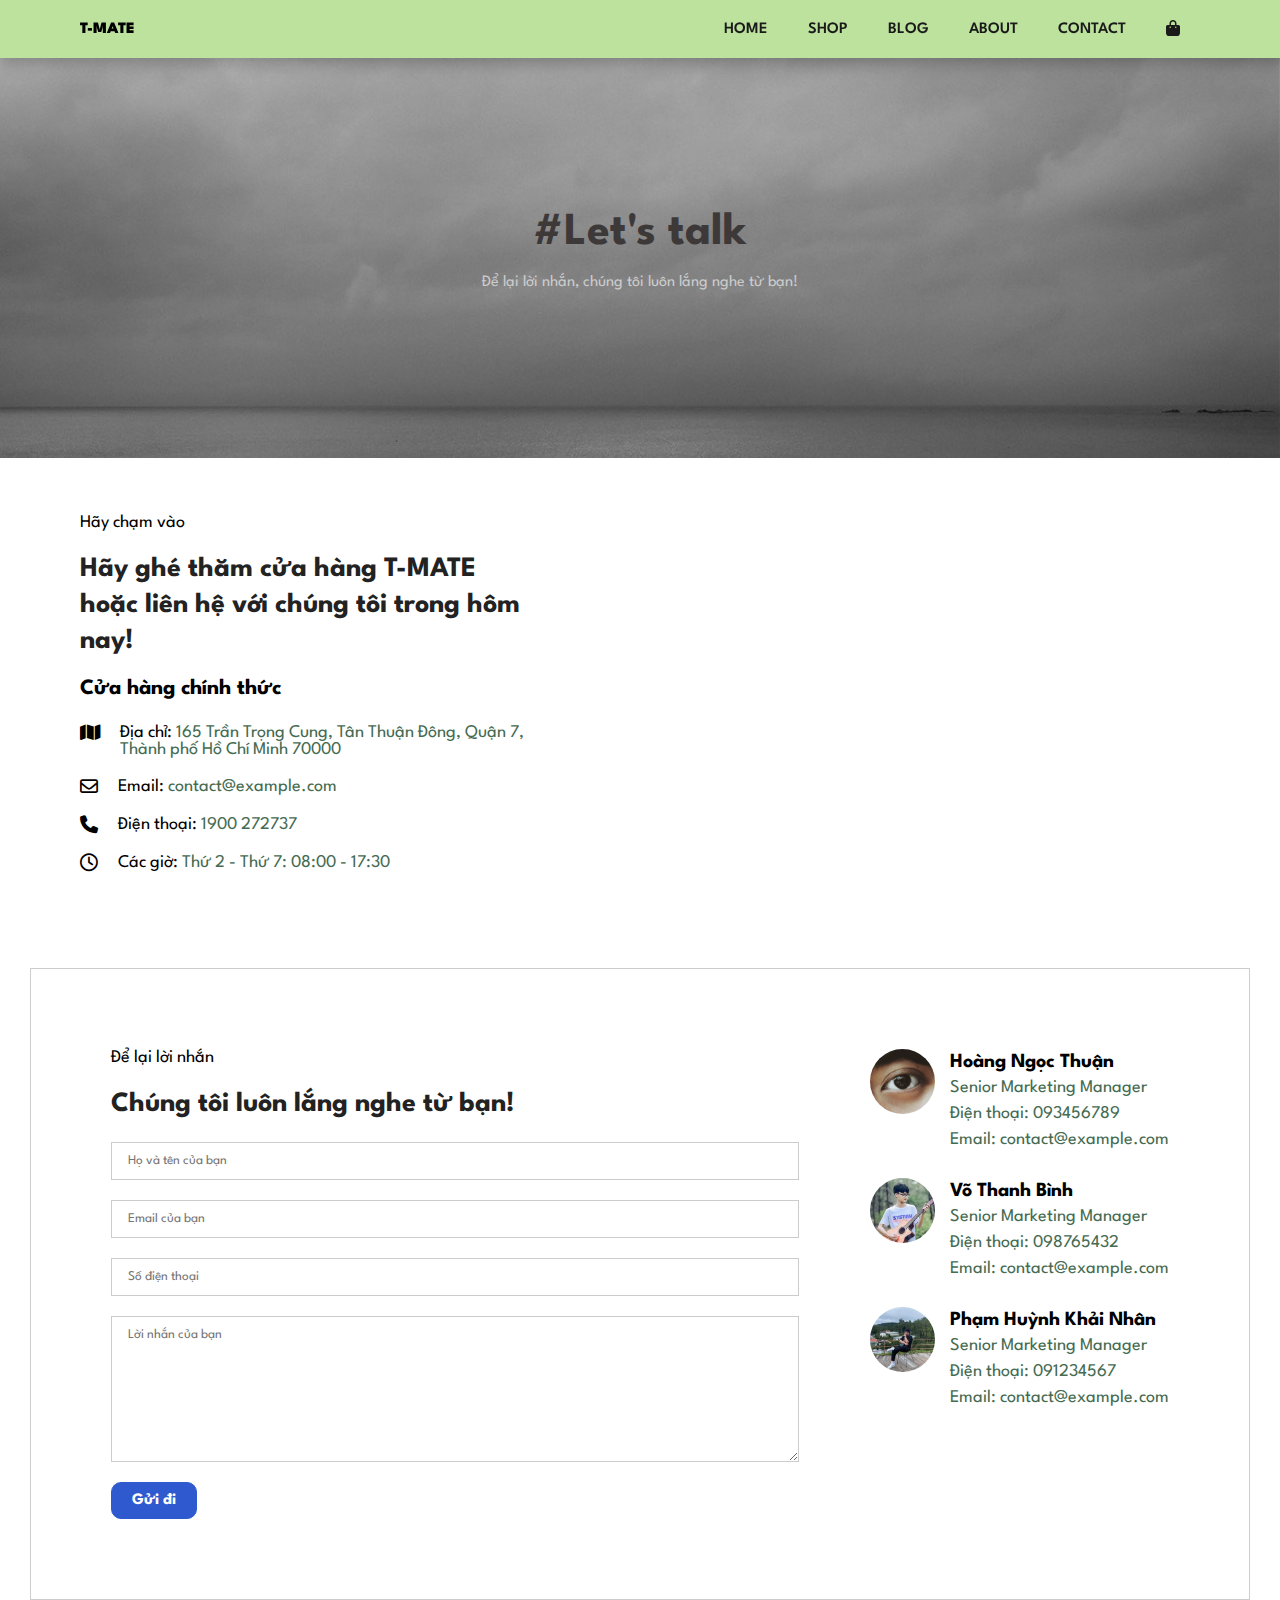
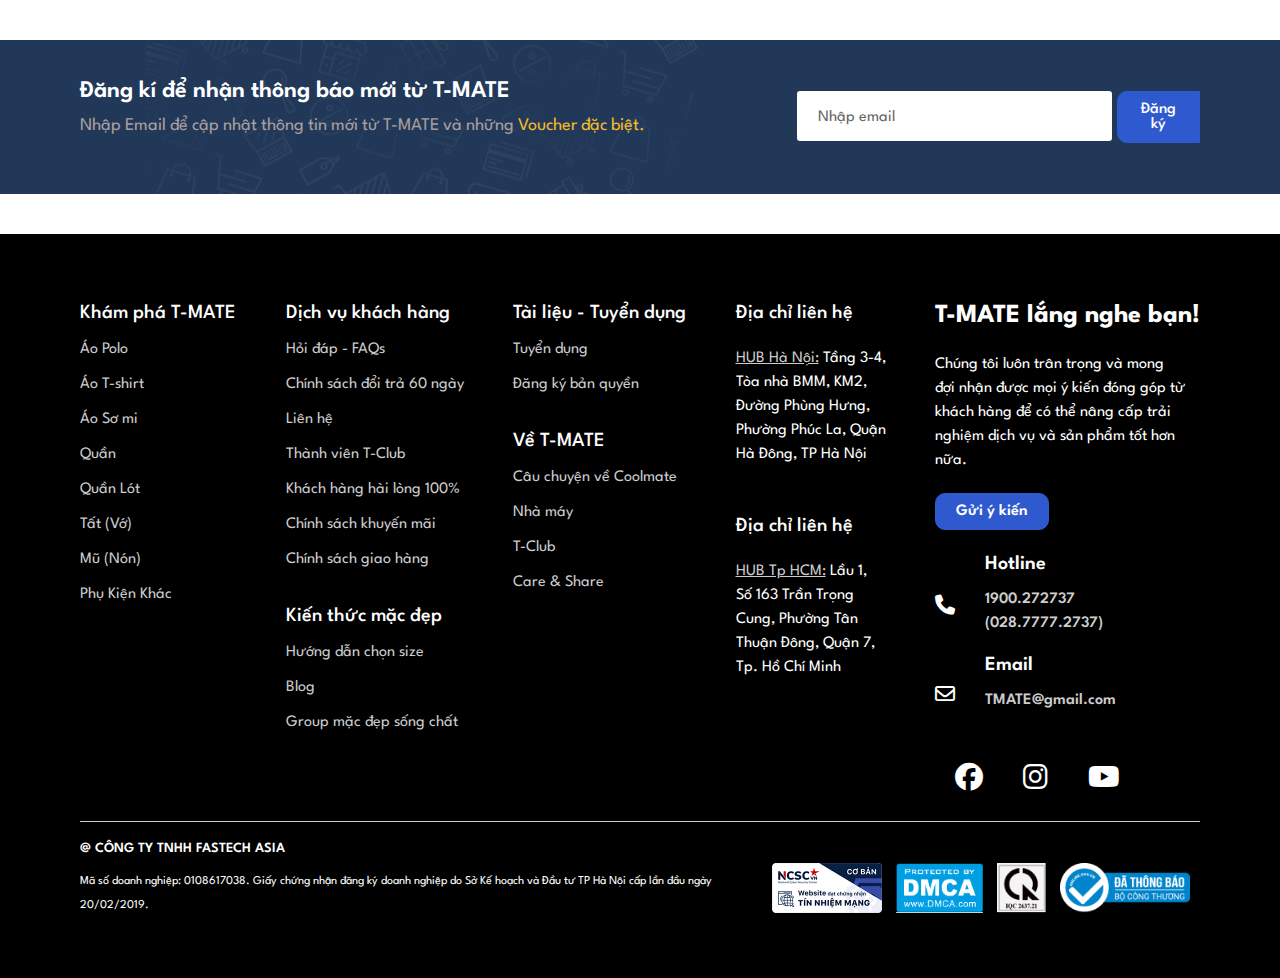
<file: Web_shop/contact.html>
<!DOCTYPE html>
<html lang="en">
<head>
    <meta charset="UTF-8">
    <meta http-equiv="X-UA-Compatible" content="IE=edge">
    <meta name="viewport" content="width=device-width, initial-scale=1.0">
    <link rel="stylesheet" href="./base.css">
    <link rel="stylesheet" href="./style.css">
    <link rel="stylesheet" href="./responsive.css">
    <link rel="stylesheet" href="https://cdnjs.cloudflare.com/ajax/libs/font-awesome/6.2.0/css/all.min.css" />
    <title>Áo thun Nam Giới - T MATE</title>
</head>
<body>
    <section id="header">
        <a href="#" class="logo">T-MATE</a>
        <div>
            <ul id="navbar">
                <li><a href="index.html">HOME</a></li>
                <li><a href="shop.html">SHOP</a></li>
                <li><a href="blog.html">BLOG</a></li>
                <li><a href="about.html">ABOUT</a></li>
                <li><a class="active" href="contact.html">CONTACT</a></li>
                <li id="cart-none"><a href="cart.html"><i class="fa-sharp fa-solid fa-bag-shopping"></i></a></li>
                <a href="#" id="close"><i class="fa-solid fa-xmark"></i></a>
            </ul>
        </div>

        <div id="mobile">
            <a href="cart.html"><i class="fa-sharp fa-solid fa-bag-shopping"></i></a>
            <i id ="icon-list" class="fa-solid fa-list"></i>
        </div>
    </section>

    <section id="page-header" class="about-header">
        <h2>#Let's talk</h2>
        <p>Để lại lời nhắn, chúng tôi luôn lắng nghe từ bạn!</p>
    </section>

    <section id="contact-details" class="section-p1">
        <div class="details">
            <span>Hãy chạm vào</span>
            <h2>Hãy ghé thăm cửa hàng T-MATE hoặc liên hệ với chúng tôi trong hôm nay!</h2>
            <h3>Cửa hàng chính thức</h3>
            <div>
                <li>
                    <i class="fa-solid fa-map"></i>
                    <p><a href="">Địa chỉ:</a> 165 Trần Trọng Cung, Tân Thuận Đông, Quận 7, Thành phố Hồ Chí Minh 70000</p>
                </li>

                <li>
                    <i class="fa-regular fa-envelope"></i>
                    <p><a href="">Email:</a> contact@example.com</p>
                </li>

                <li>
                    <i class="fa-solid fa-phone"></i>
                    <p><a href="">Điện thoại:</a> 1900 272737</p>
                </li>

                <li>
                    <i class="far fa-clock"></i>
                    <p><a href="">Các giờ:</a> Thứ 2 - Thứ 7: 08:00 - 17:30</p>
                </li>
            </div>
        </div>

        <div class="map">
            <iframe src="https://www.google.com/maps/embed?pb=!1m14!1m8!1m3!1d15679.53967753985!2d106.7355921!3d10.7433519!3m2!1i1024!2i768!4f13.1!3m3!1m2!1s0x0%3A0x3765ddfbc8b995ba!2sCoolmate%20HCM!5e0!3m2!1svi!2s!4v1668042619123!5m2!1svi!2s" 
                width="600" height="450" style="border:0;" allowfullscreen="" loading="lazy" 
                referrerpolicy="no-referrer-when-downgrade">
            </iframe>
        </div>
    </section>
    
    <section id="form-details">
        <form action="">
            <span>Để lại lời nhắn</span>
            <h2>Chúng tôi luôn lắng nghe từ bạn!</h2>
            <input type="text" placeholder="Họ và tên của bạn">
            <input type="text" placeholder="Email của bạn">
            <input type="tel" placeholder="Số điện thoại">
            <textarea name="" id="" cols="30" rows="10" placeholder="Lời nhắn của bạn"></textarea>
            <button class="btn-2">Gửi đi</button>
        </form>

        <div class="person">
            <div class="person-about">
                <img src="./img/contact-person/person-1.jpg" alt="">
                <p><span>Hoàng Ngọc Thuận</span> Senior Marketing Manager <br> Điện thoại: 093456789 <br>Email: contact@example.com</p>
            </div>
            
            <div class="person-about">
                <img src="./img/contact-person/person-2.jpg" alt="">
                <p><span>Võ Thanh Bình</span> Senior Marketing Manager <br> Điện thoại: 098765432 <br>Email: contact@example.com</p>
            </div>

            <div class="person-about">
                <img src="./img/contact-person/person-3.jpg" alt="">
                <p><span>Phạm Huỳnh Khải Nhân</span> Senior Marketing Manager <br> Điện thoại: 091234567 <br>Email: contact@example.com</p>
            </div>

        </div>
    </section>

    <section id="newLetter" class="section-p1 section-m1">
        <div class="newText">
            <h4>Đăng kí để nhận thông báo mới từ T-MATE</h4>
            <p>Nhập Email để cập nhật thông tin mới từ T-MATE và những <span>Voucher đặc biệt.</span></p>
        </div>
        <div class="form">
            <input type="text" class="form-input" placeholder=" ">
            <label for="name" class="form-label">Nhập email</label>
            <button class="btn-2">Đăng ký</button>
        </div>
    </section>

    <footer class="section-p1">
       <div class="footer-before">
        <div class="col">
            <h4>Khám phá T-MATE</h4>
            <a href="#">Áo Polo</a>
            <a href="#">Áo T-shirt</a>
            <a href="#">Áo Sơ mi</a>
            <a href="#">Quần</a>
            <a href="#">Quần Lót</a>
            <a href="#">Tất (Vớ)</a>
            <a href="#">Mũ (Nón)</a>
            <a href="#">Phụ Kiện Khác</a>
        </div>

        <div class="col">
            <h4>Dịch vụ khách hàng</h4>
            <a href="#">Hỏi đáp - FAQs</a>
            <a href="#">Chính sách đổi trả 60 ngày</a>
            <a href="#">Liên hệ</a>
            <a href="#">Thành viên T-Club</a>
            <a href="#">Khách hàng hài lòng 100%</a>
            <a href="#">Chính sách khuyến mãi</a>
            <a href="#">Chính sách giao hàng</a>

            <h4>Kiến thức mặc đẹp</h4>
            <a href="#">Hướng dẫn chọn size</a>
            <a href="#">Blog</a>
            <a href="#">Group mặc đẹp sống chất</a>
        </div>

        <div class="col">
            <h4>Tài liệu - Tuyển dụng</h4>
            <a href="#">Tuyển dụng</a>
            <a href="#">Đăng ký bản quyền</a>

            <h4>Về T-MATE</h4>
            <a href="#">Câu chuyện về Coolmate</a>
            <a href="#">Nhà máy</a>
            <a href="#">T-Club</a>
            <a href="#">Care & Share</a>
        </div>

        <div class="col">
            <h4>Địa chỉ liên hệ</h4>
            <p><a href="" class="adress">HUB Hà Nội:</a> Tầng 3-4, Tòa nhà BMM, KM2, Đường Phùng Hưng, Phường Phúc La, Quận Hà Đông, TP Hà Nội</p>
            <h4>Địa chỉ liên hệ</h4>
            <p><a href="" class="adress">HUB Tp HCM:</a> Lầu 1, Số 163 Trần Trọng Cung, Phường Tân Thuận Đông, Quận 7, Tp. Hồ Chí Minh</p>
        </div>


        <div class="col col-final">
            <h4 class="col-title">T-MATE lắng nghe bạn!</h4>
            <p class="col-p">Chúng tôi luôn trân trọng và mong đợi nhận được mọi ý kiến đóng góp từ khách hàng để có thể nâng cấp trải nghiệm dịch vụ và sản phẩm tốt hơn nữa.</p>
            <button class="btn-2">Gửi ý kiến</button>

            <div class="col-about">
                <div class="col-infor">
                    <div class="col-infor-icon">
                        <i class="fa-solid fa-phone"></i>
                    </div>
                    <div class="col-infor-content">
                        <span class="col-infor-title">Hotline</span>
                        <p class="col-infor-about">
                            <a href="#">1900.272737</a>
                            <a href="#">(028.7777.2737)</a>
                        </p>
                    </div>
                </div>

                <div class="col-infor">
                    <div class="col-infor-icon">
                        <i class="fa-regular fa-envelope"></i>
                    </div>
                    <div class="col-infor-content">
                        <span class="col-infor-title">Email</span>
                        <p class="col-infor-about">
                            <a href="#">TMATE@gmail.com</a>
                        </p>
                    </div>
                </div>
            </div>
            
            <ul class="social">
               <li class="social-item"><i class="fa-brands fa-facebook"></i></li>
               <li class="social-item"><i class="fa-brands fa-instagram"></i></li>
               <li class="social-item"><i class="fa-brands fa-youtube"></i></li>
            </ul>
        </div>
       </div>

       <div class="footer-after">
            <div class="footer-after-left">
                <h6 class="footer-after-left__title">@ CÔNG TY TNHH FASTECH ASIA</h6>
                <p class="footer-after-left-des">Mã số doanh nghiệp: 0108617038. Giấy chứng nhận đăng ký doanh nghiệp do Sở Kế hoạch và Đầu tư TP Hà Nội cấp lần đầu ngày 20/02/2019.</p>
            </div>

            <div class="footer-after-right">
                <a href="#"  title="Chứng Nhận Tín Nhiệm Mạng" ><img src="./img/footer-after/1.png" alt="Chứng Nhận Tín Nhiệm Mạng"></a>
                <a href="#"  title="DMCA.com Protection Status"><img src="./img/footer-after/2.png" alt="DMCA.com Protection Status"></a>
                <a href="#"><img src="./img/footer-after/3.png" alt=""></a>
                <a href="#"><img src="./img/footer-after/4.png" alt=""></a>
            </div>
       </div>
    </footer>
    <script src="./main.js"></script>
</body>
</html>
</file>
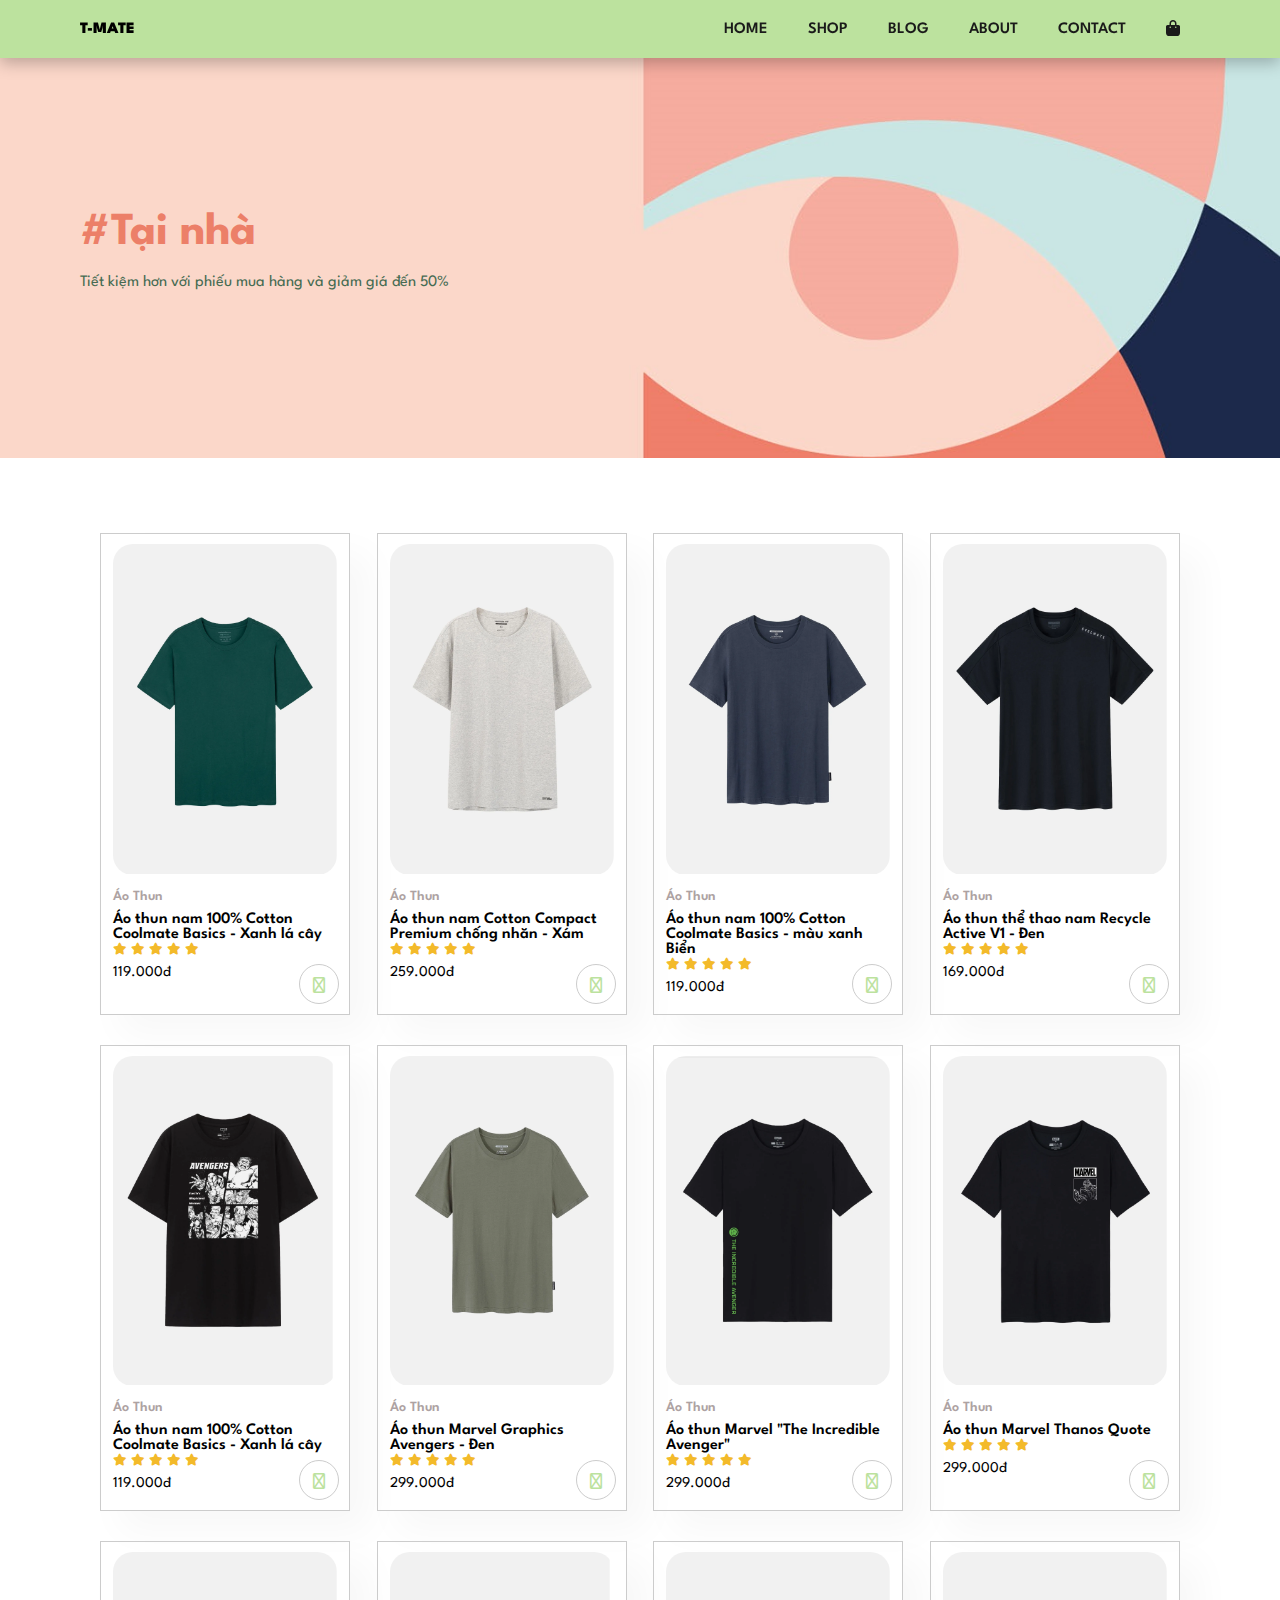
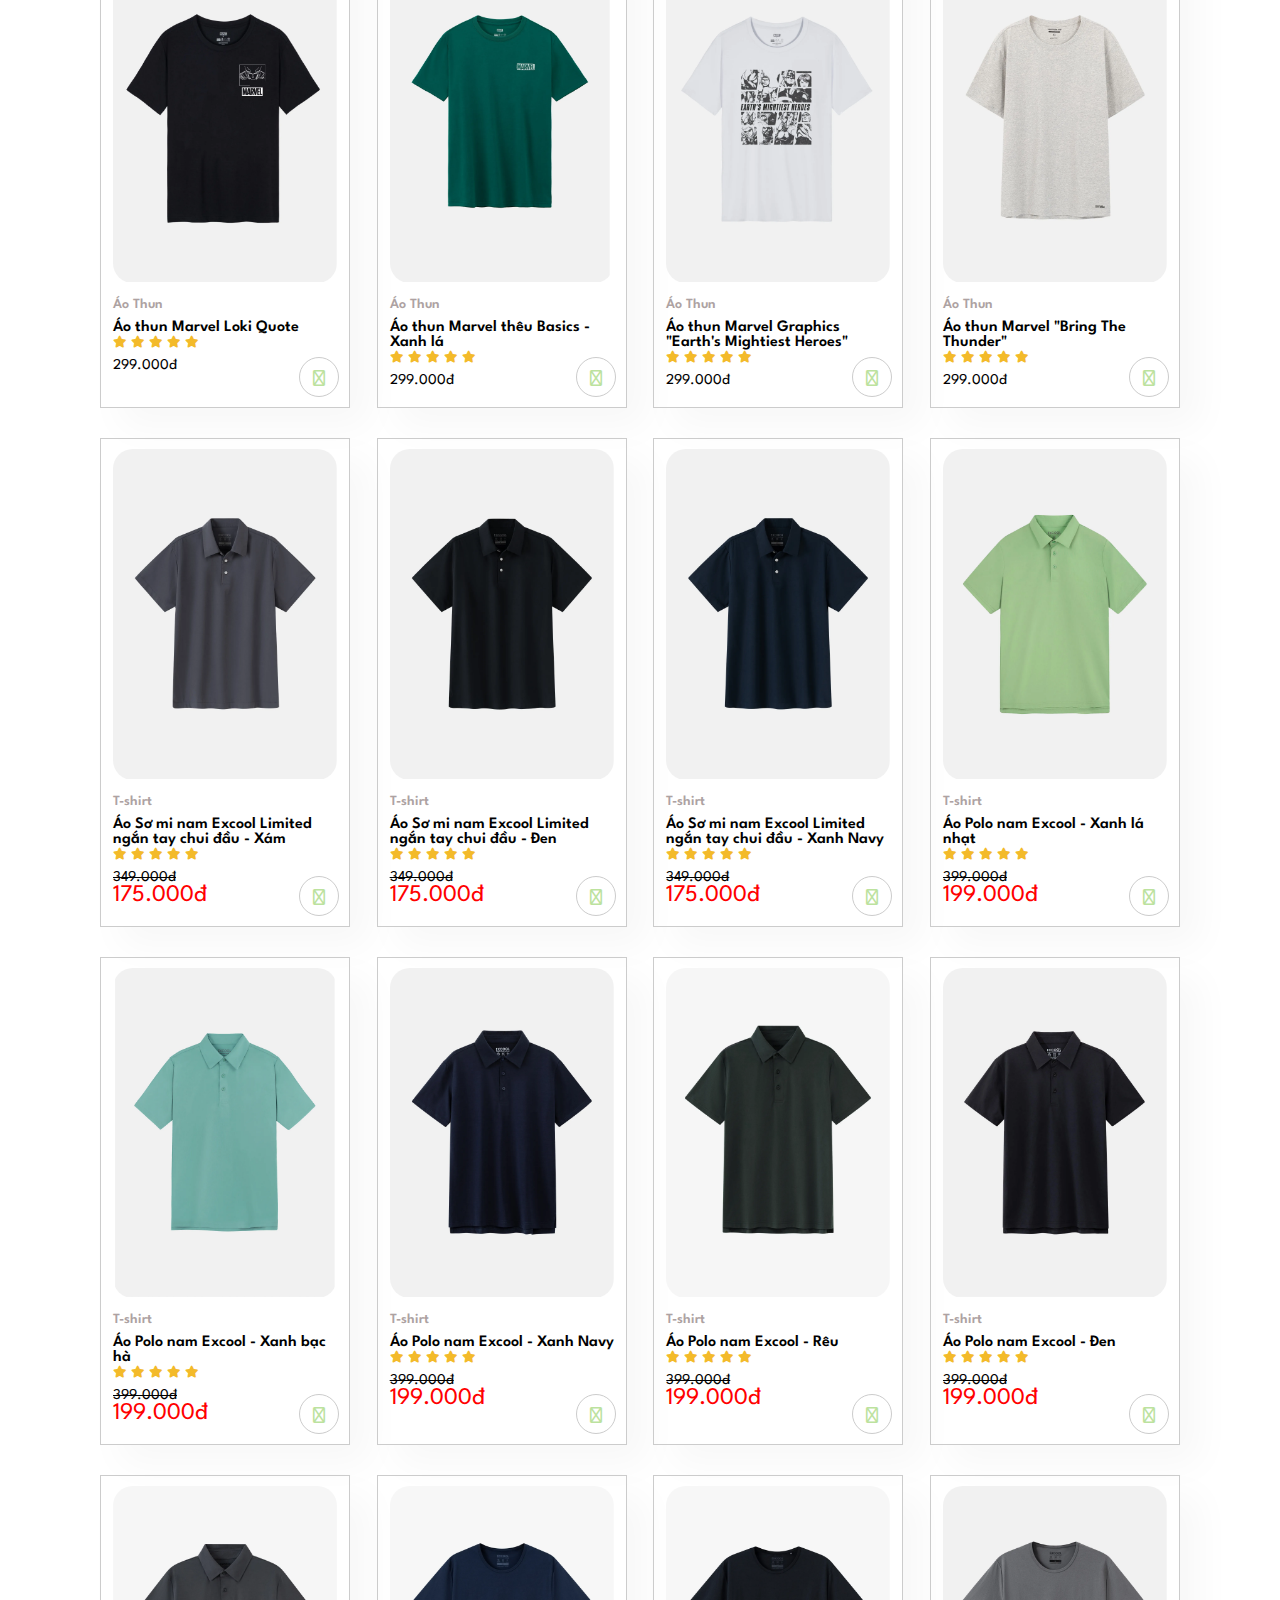
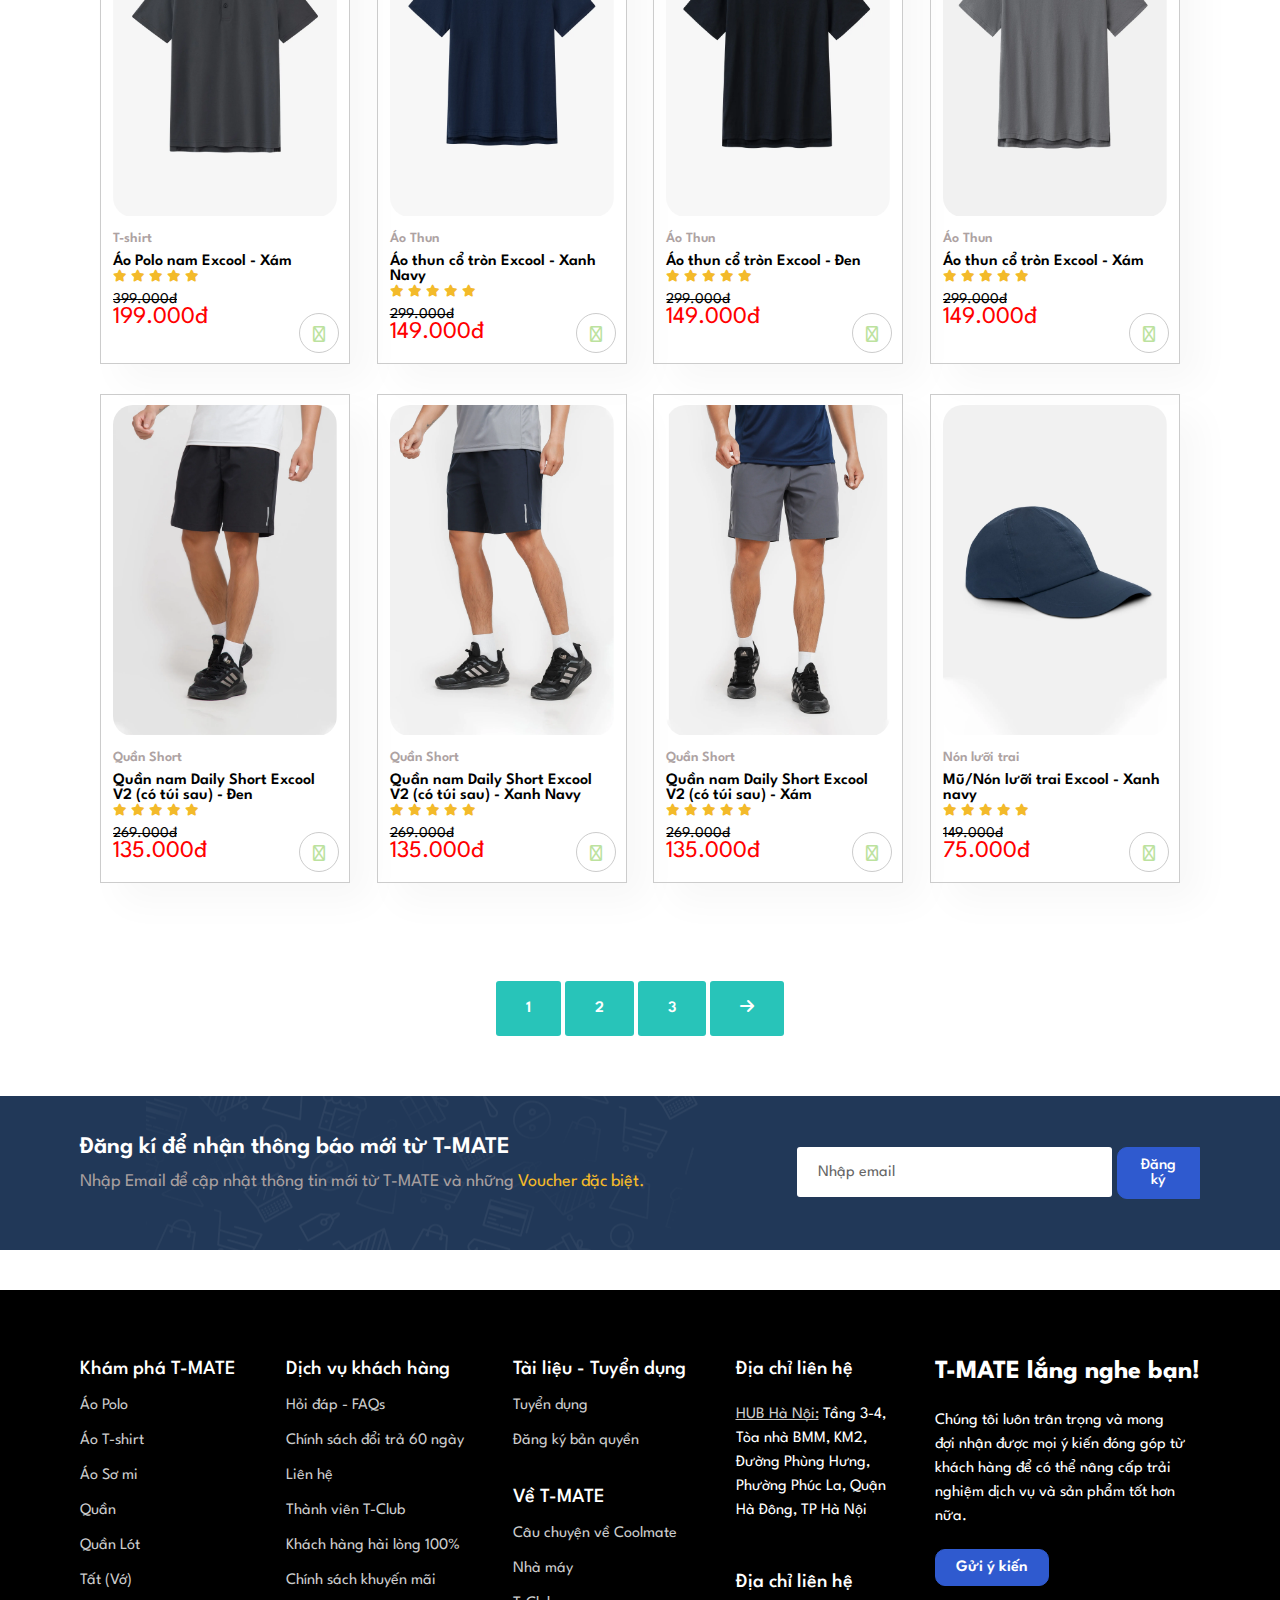
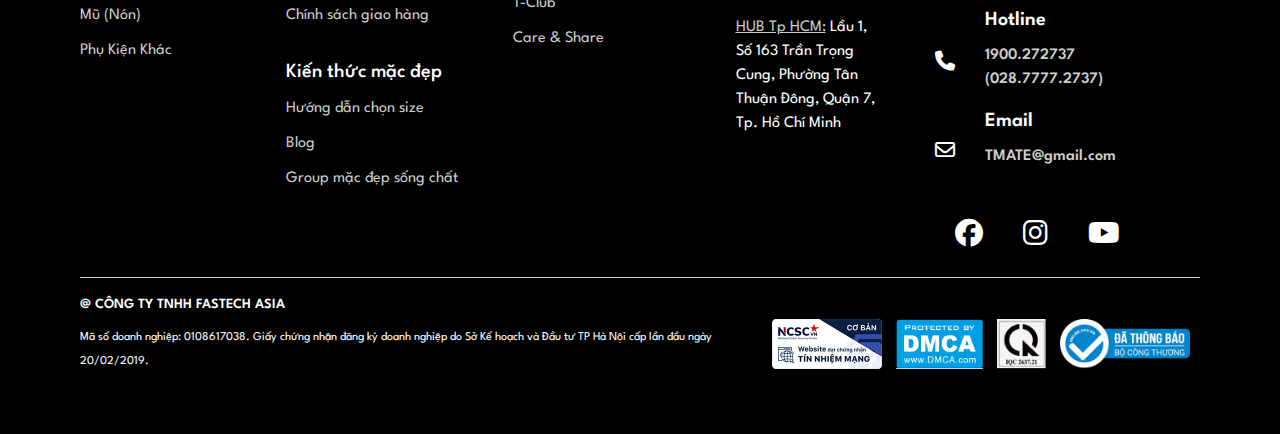
<file: Web_shop/shop.html>
<!DOCTYPE html>
<html lang="en">
<head>
    <meta charset="UTF-8">
    <meta http-equiv="X-UA-Compatible" content="IE=edge">
    <meta name="viewport" content="width=device-width, initial-scale=1.0">
    <link rel="stylesheet" href="./base.css">
    <link rel="stylesheet" href="./style.css">
    <link rel="stylesheet" href="./responsive.css">
    <link rel="stylesheet" href="https://cdnjs.cloudflare.com/ajax/libs/font-awesome/6.2.0/css/all.min.css" />
    <title>Áo thun Nam Giới - T MATE</title>
</head>
<body>
    <section id="header">
        <a href="#" class="logo">T-MATE</a>
        <div>
            <ul id="navbar">
                <li><a href="index.html">HOME</a></li>
                <li><a class="active" href="shop.html">SHOP</a></li>
                <li><a href="blog.html">BLOG</a></li>
                <li><a href="about.html">ABOUT</a></li>
                <li><a href="contact.html">CONTACT</a></li>
                <li id="cart-none"><a href="cart.html"><i class="fa-sharp fa-solid fa-bag-shopping"></i></a></li>
                <a href="#" id="close"><i class="fa-solid fa-xmark"></i></a>
            </ul>
        </div>

        <div id="mobile">
            <a href="cart.html"><i class="fa-sharp fa-solid fa-bag-shopping"></i></a>
            <i id ="icon-list" class="fa-solid fa-list"></i>
        </div>
    </section>

    <section id="page-header" class="section-p1">
        <h2>#Tại nhà</h2>
        <p>Tiết kiệm hơn với phiếu mua hàng và giảm giá đến 50%</p>
    </section>

    <section id="product" class="section-p1">
        <div class="prod-container">
            <div class="prod" onclick="window.location.href='sproduct.html';">
                <img src="./img/pro/pro1.png" alt="">
                <div class="design">
                    <span>Áo Thun</span>
                    <h5>Áo thun nam 100% Cotton Coolmate Basics - Xanh lá cây</h5>
                    <div class="star">
                        <i class="fas fa-star"></i>
                        <i class="fas fa-star"></i>
                        <i class="fas fa-star"></i>
                        <i class="fas fa-star"></i>
                        <i class="fas fa-star"></i>
                    </div>
                    <h4>119.000đ</h4>
                </div>
                <a href="#"><i class="fa-solid fa-cart-shopping"></i></a>
            </div>

            <div class="prod">
                <img src="./img/pro/pro2.png" alt="">
                <div class="design">
                    <span>Áo Thun</span>
                    <h5>Áo thun nam Cotton Compact Premium chống nhăn - Xám</h5>
                    <div class="star">
                        <i class="fas fa-star"></i>
                        <i class="fas fa-star"></i>
                        <i class="fas fa-star"></i>
                        <i class="fas fa-star"></i>
                        <i class="fas fa-star"></i>
                    </div>
                    <h4>259.000đ</h4>
                </div>
                <a href="#"><i class="fa-solid fa-cart-shopping"></i></a>
            </div>

            <div class="prod">
                <img src="./img/pro/pro3.png" alt="">
                <div class="design">
                    <span>Áo Thun</span>
                    <h5>Áo thun nam 100% Cotton Coolmate Basics - màu xanh Biển</h5>
                    <div class="star">
                        <i class="fas fa-star"></i>
                        <i class="fas fa-star"></i>
                        <i class="fas fa-star"></i>
                        <i class="fas fa-star"></i>
                        <i class="fas fa-star"></i>
                    </div>
                    <h4>119.000đ</h4>
                </div>
                <a href="#"><i class="fa-solid fa-cart-shopping"></i></a>
            </div>

            <div class="prod">
                <img src="./img/pro/pro4.png" alt="">
                <div class="design">
                    <span>Áo Thun</span>
                    <h5>Áo thun thể thao nam Recycle Active V1 - Đen</h5>
                    <div class="star">
                        <i class="fas fa-star"></i>
                        <i class="fas fa-star"></i>
                        <i class="fas fa-star"></i>
                        <i class="fas fa-star"></i>
                        <i class="fas fa-star"></i>
                    </div>
                    <h4>169.000đ</h4>
                </div>
                <a href="#"><i class="fa-solid fa-cart-shopping"></i></a>
            </div>

            <div class="prod">
                <img src="./img/pro/pro5.png" alt="">
                <div class="design">
                    <span>Áo Thun</span>
                    <h5>Áo thun nam 100% Cotton Coolmate Basics - Xanh lá cây</h5>
                    <div class="star">
                        <i class="fas fa-star"></i>
                        <i class="fas fa-star"></i>
                        <i class="fas fa-star"></i>
                        <i class="fas fa-star"></i>
                        <i class="fas fa-star"></i>
                    </div>
                    <h4>119.000đ</h4>
                </div>
                <a href="#"><i class="fa-solid fa-cart-shopping"></i></a>
            </div>

            <div class="prod">
                <img src="./img/pro/pro6.png" alt="">
                <div class="design">
                    <span>Áo Thun</span>
                    <h5>Áo thun Marvel Graphics Avengers - Đen</h5>
                    <div class="star">
                        <i class="fas fa-star"></i>
                        <i class="fas fa-star"></i>
                        <i class="fas fa-star"></i>
                        <i class="fas fa-star"></i>
                        <i class="fas fa-star"></i>
                    </div>
                    <h4>299.000đ</h4>
                </div>
                <a href="#"><i class="fa-solid fa-cart-shopping"></i></a>
            </div>

            <div class="prod">
                <img src="./img/pro/pro7.png" alt="">
                <div class="design">
                    <span>Áo Thun</span>
                    <h5>Áo thun Marvel "The Incredible Avenger"</h5>
                    <div class="star">
                        <i class="fas fa-star"></i>
                        <i class="fas fa-star"></i>
                        <i class="fas fa-star"></i>
                        <i class="fas fa-star"></i>
                        <i class="fas fa-star"></i>
                    </div>
                    <h4>299.000đ</h4>
                </div>
                <a href="#"><i class="fa-solid fa-cart-shopping"></i></a>
            </div>

            <div class="prod">
                <img src="./img/pro/pro8.png" alt="">
                <div class="design">
                    <span>Áo Thun</span>
                    <h5>Áo thun Marvel Thanos Quote</h5>
                    <div class="star">
                        <i class="fas fa-star"></i>
                        <i class="fas fa-star"></i>
                        <i class="fas fa-star"></i>
                        <i class="fas fa-star"></i>
                        <i class="fas fa-star"></i>
                    </div>
                    <h4>299.000đ</h4>
                </div>
                <a href="#"><i class="fa-solid fa-cart-shopping"></i></a>
            </div>

            <div class="prod">
                <img src="./img/pro/pro9.png" alt="">
                <div class="design">
                    <span>Áo Thun</span>
                    <h5>Áo thun Marvel Loki Quote</h5>
                    <div class="star">
                        <i class="fas fa-star"></i>
                        <i class="fas fa-star"></i>
                        <i class="fas fa-star"></i>
                        <i class="fas fa-star"></i>
                        <i class="fas fa-star"></i>
                    </div>
                    <h4>299.000đ</h4>
                </div>
                <a href="#"><i class="fa-solid fa-cart-shopping"></i></a>
            </div>

            <div class="prod">
                <img src="./img/pro/pro10.png" alt="">
                <div class="design">
                    <span>Áo Thun</span>
                    <h5>Áo thun Marvel thêu Basics - Xanh lá</h5>
                    <div class="star">
                        <i class="fas fa-star"></i>
                        <i class="fas fa-star"></i>
                        <i class="fas fa-star"></i>
                        <i class="fas fa-star"></i>
                        <i class="fas fa-star"></i>
                    </div>
                    <h4>299.000đ</h4>
                </div>
                <a href="#"><i class="fa-solid fa-cart-shopping"></i></a>
            </div>

            <div class="prod">
                <img src="./img/pro/pro11.png" alt="">
                <div class="design">
                    <span>Áo Thun</span>
                    <h5>Áo thun Marvel Graphics "Earth's Mightiest Heroes"</h5>
                    <div class="star">
                        <i class="fas fa-star"></i>
                        <i class="fas fa-star"></i>
                        <i class="fas fa-star"></i>
                        <i class="fas fa-star"></i>
                        <i class="fas fa-star"></i>
                    </div>
                    <h4>299.000đ</h4>
                </div>
                <a href="#"><i class="fa-solid fa-cart-shopping"></i></a>
            </div>

            <div class="prod">
                <img src="./img/pro/pro2.png" alt="">
                <div class="design">
                    <span>Áo Thun</span>
                    <h5>Áo thun Marvel "Bring The Thunder"</h5>
                    <div class="star">
                        <i class="fas fa-star"></i>
                        <i class="fas fa-star"></i>
                        <i class="fas fa-star"></i>
                        <i class="fas fa-star"></i>
                        <i class="fas fa-star"></i>
                    </div>
                    <h4>299.000đ</h4>
                </div>
                <a href="#"><i class="fa-solid fa-cart-shopping"></i></a>
            </div>
            <div class="prod">
                <img src="./img/pro-/pro-1.png" alt="">
                <div class="design">
                    <span>T-shirt</span>
                    <h5>Áo Sơ mi nam Excool Limited ngắn tay chui đầu - Xám</h5>
                    <div class="star">
                        <i class="fas fa-star"></i>
                        <i class="fas fa-star"></i>
                        <i class="fas fa-star"></i>
                        <i class="fas fa-star"></i>
                        <i class="fas fa-star"></i>
                    </div>
                    <h4 class="prod-del">349.000đ</h4>
                    <h7 class="prod-sale">175.000đ</h7>
                </div>
                <a href="#"><i class="fa-solid fa-cart-shopping"></i></a>
            </div>

            <div class="prod">
                <img src="./img/pro-/pro-2.png" alt="">
                <div class="design">
                    <span>T-shirt</span>
                    <h5>Áo Sơ mi nam Excool Limited ngắn tay chui đầu - Đen</h5>
                    <div class="star">
                        <i class="fas fa-star"></i>
                        <i class="fas fa-star"></i>
                        <i class="fas fa-star"></i>
                        <i class="fas fa-star"></i>
                        <i class="fas fa-star"></i>
                    </div>
                    <h4 class="prod-del">349.000đ</h4>
                    <h7 class="prod-sale">175.000đ</h7>
                </div>
                <a href="#"><i class="fa-solid fa-cart-shopping"></i></a>
            </div>

            <div class="prod">
                <img src="./img/pro-/pro-3.png" alt="">
                <div class="design">
                    <span>T-shirt</span>
                    <h5>Áo Sơ mi nam Excool Limited ngắn tay chui đầu - Xanh Navy</h5>
                    <div class="star">
                        <i class="fas fa-star"></i>
                        <i class="fas fa-star"></i>
                        <i class="fas fa-star"></i>
                        <i class="fas fa-star"></i>
                        <i class="fas fa-star"></i>
                    </div>
                    <h4 class="prod-del">349.000đ</h4>
                    <h7 class="prod-sale">175.000đ</h7>
                </div>
                <a href="#"><i class="fa-solid fa-cart-shopping"></i></a>
            </div>

            <div class="prod">
                <img src="./img/pro-/pro-4.png" alt="">
                <div class="design">
                    <span>T-shirt</span>
                    <h5>Áo Polo nam Excool - Xanh lá nhạt</h5>
                    <div class="star">
                        <i class="fas fa-star"></i>
                        <i class="fas fa-star"></i>
                        <i class="fas fa-star"></i>
                        <i class="fas fa-star"></i>
                        <i class="fas fa-star"></i>
                    </div>
                    <h4 class="prod-del">399.000đ</h4>
                    <h7 class="prod-sale">199.000đ</h7>
                </div>
                <a href="#"><i class="fa-solid fa-cart-shopping"></i></a>
            </div>

            <div class="prod">
                <img src="./img/pro-/pro-5.png" alt="">
                <div class="design">
                    <span>T-shirt</span>
                    <h5>Áo Polo nam Excool - Xanh bạc hà</h5>
                    <div class="star">
                        <i class="fas fa-star"></i>
                        <i class="fas fa-star"></i>
                        <i class="fas fa-star"></i>
                        <i class="fas fa-star"></i>
                        <i class="fas fa-star"></i>
                    </div>
                    <h4 class="prod-del">399.000đ</h4>
                    <h7 class="prod-sale">199.000đ</h7>
                </div>
                <a href="#"><i class="fa-solid fa-cart-shopping"></i></a>
            </div>

            <div class="prod">
                <img src="./img/pro-/pro-6.png" alt="">
                <div class="design">
                    <span>T-shirt</span>
                    <h5>Áo Polo nam Excool - Xanh Navy</h5>
                    <div class="star">
                        <i class="fas fa-star"></i>
                        <i class="fas fa-star"></i>
                        <i class="fas fa-star"></i>
                        <i class="fas fa-star"></i>
                        <i class="fas fa-star"></i>
                    </div>
                    <h4 class="prod-del">399.000đ</h4>
                    <h7 class="prod-sale">199.000đ</h7>
                </div>
                <a href="#"><i class="fa-solid fa-cart-shopping"></i></a>
            </div>

            <div class="prod">
                <img src="./img/pro-/pro-7.png" alt="">
                <div class="design">
                    <span>T-shirt</span>
                    <h5>Áo Polo nam Excool - Rêu</h5>
                    <div class="star">
                        <i class="fas fa-star"></i>
                        <i class="fas fa-star"></i>
                        <i class="fas fa-star"></i>
                        <i class="fas fa-star"></i>
                        <i class="fas fa-star"></i>
                    </div>
                    <h4 class="prod-del">399.000đ</h4>
                    <h7 class="prod-sale">199.000đ</h7>
                </div>
                <a href="#"><i class="fa-solid fa-cart-shopping"></i></a>
            </div>

            <div class="prod">
                <img src="./img/pro-/pro-8.png" alt="">
                <div class="design">
                    <span>T-shirt</span>
                    <h5>Áo Polo nam Excool - Đen</h5>
                    <div class="star">
                        <i class="fas fa-star"></i>
                        <i class="fas fa-star"></i>
                        <i class="fas fa-star"></i>
                        <i class="fas fa-star"></i>
                        <i class="fas fa-star"></i>
                    </div>
                    <h4 class="prod-del">399.000đ</h4>
                    <h7 class="prod-sale">199.000đ</h7>
                </div>
                <a href="#"><i class="fa-solid fa-cart-shopping"></i></a>
            </div>

            <div class="prod">
                <img src="./img/pro-/pro-9.png" alt="">
                <div class="design">
                    <span>T-shirt</span>
                    <h5>Áo Polo nam Excool - Xám</h5>
                    <div class="star">
                        <i class="fas fa-star"></i>
                        <i class="fas fa-star"></i>
                        <i class="fas fa-star"></i>
                        <i class="fas fa-star"></i>
                        <i class="fas fa-star"></i>
                    </div>
                    <h4 class="prod-del">399.000đ</h4>
                    <h7 class="prod-sale">199.000đ</h7>
                </div>
                <a href="#"><i class="fa-solid fa-cart-shopping"></i></a>
            </div>

            <div class="prod">
                <img src="./img/pro-/pro-10.png" alt="">
                <div class="design">
                    <span>Áo Thun</span>
                    <h5>Áo thun cổ tròn Excool - Xanh Navy</h5>
                    <div class="star">
                        <i class="fas fa-star"></i>
                        <i class="fas fa-star"></i>
                        <i class="fas fa-star"></i>
                        <i class="fas fa-star"></i>
                        <i class="fas fa-star"></i>
                    </div>
                    <h4 class="prod-del">299.000đ</h4>
                    <h7 class="prod-sale">149.000đ</h7>
                </div>
                <a href="#"><i class="fa-solid fa-cart-shopping"></i></a>
            </div>

            <div class="prod">
                <img src="./img/pro-/pro-11.png" alt="">
                <div class="design">
                    <span>Áo Thun</span>
                    <h5>Áo thun cổ tròn Excool - Đen</h5>
                    <div class="star">
                        <i class="fas fa-star"></i>
                        <i class="fas fa-star"></i>
                        <i class="fas fa-star"></i>
                        <i class="fas fa-star"></i>
                        <i class="fas fa-star"></i>
                    </div>
                    <h4 class="prod-del">299.000đ</h4>
                    <h7 class="prod-sale">149.000đ</h7>
                </div>
                <a href="#"><i class="fa-solid fa-cart-shopping"></i></a>
            </div>

            <div class="prod">
                <img src="./img/pro-/pro-12.png" alt="">
                <div class="design">
                    <span>Áo Thun</span>
                    <h5>Áo thun cổ tròn Excool - Xám</h5>
                    <div class="star">
                        <i class="fas fa-star"></i>
                        <i class="fas fa-star"></i>
                        <i class="fas fa-star"></i>
                        <i class="fas fa-star"></i>
                        <i class="fas fa-star"></i>
                    </div>
                    <h4 class="prod-del">299.000đ</h4>
                    <h7 class="prod-sale">149.000đ</h7>
                </div>
                <a href="#"><i class="fa-solid fa-cart-shopping"></i></a>
            </div>

            <div class="prod">
                <img src="./img/pro-/pro-13.png" alt="">
                <div class="design">
                    <span>Quần Short</span>
                    <h5>Quần nam Daily Short Excool V2 (có túi sau) - Đen</h5>
                    <div class="star">
                        <i class="fas fa-star"></i>
                        <i class="fas fa-star"></i>
                        <i class="fas fa-star"></i>
                        <i class="fas fa-star"></i>
                        <i class="fas fa-star"></i>
                    </div>
                    <h4 class="prod-del">269.000đ</h4>
                    <h7 class="prod-sale">135.000đ</h7>
                </div>
                <a href="#"><i class="fa-solid fa-cart-shopping"></i></a>
            </div>

            <div class="prod">
                <img src="./img/pro-/pro-14.png" alt="">
                <div class="design">
                    <span>Quần Short</span>
                    <h5>Quần nam Daily Short Excool V2 (có túi sau) - Xanh Navy</h5>
                    <div class="star">
                        <i class="fas fa-star"></i>
                        <i class="fas fa-star"></i>
                        <i class="fas fa-star"></i>
                        <i class="fas fa-star"></i>
                        <i class="fas fa-star"></i>
                    </div>
                    <h4 class="prod-del">269.000đ</h4>
                    <h7 class="prod-sale">135.000đ</h7>
                </div>
                <a href="#"><i class="fa-solid fa-cart-shopping"></i></a>
            </div>

            <div class="prod">
                <img src="./img/pro-/pro-15.png" alt="">
                <div class="design">
                    <span>Quần Short</span>
                    <h5>Quần nam Daily Short Excool V2 (có túi sau) - Xám</h5>
                    <div class="star">
                        <i class="fas fa-star"></i>
                        <i class="fas fa-star"></i>
                        <i class="fas fa-star"></i>
                        <i class="fas fa-star"></i>
                        <i class="fas fa-star"></i>
                    </div>
                    <h4 class="prod-del">269.000đ</h4>
                    <h7 class="prod-sale">135.000đ</h7>
                </div>
                <a href="#"><i class="fa-solid fa-cart-shopping"></i></a>
            </div>

            <div class="prod">
                <img src="./img/pro-/pro-16.png" alt="">
                <div class="design">
                    <span>Nón lưỡi trai</span>
                    <h5>Mũ/Nón lưỡi trai Excool - Xanh navy</h5>
                    <div class="star">
                        <i class="fas fa-star"></i>
                        <i class="fas fa-star"></i>
                        <i class="fas fa-star"></i>
                        <i class="fas fa-star"></i>
                        <i class="fas fa-star"></i>
                    </div>
                    <h4 class="prod-del">149.000đ</h4>
                    <h7 class="prod-sale">75.000đ</h7>
                </div>
                <a href="#"><i class="fa-solid fa-cart-shopping"></i></a>
            </div>
        </div>
    </section> 

    <section id="pagination" class="section-p1">
        <a href="#">1</a>
        <a href="#">2</a>
        <a href="#">3</a>
        <a href="#"><i class="fa-solid fa-arrow-right"></i></a>
    </section>

    <section id="newLetter" class="section-p1 section-m1">
        <div class="newText">
            <h4>Đăng kí để nhận thông báo mới từ T-MATE</h4>
            <p>Nhập Email để cập nhật thông tin mới từ T-MATE và những <span>Voucher đặc biệt.</span></p>
        </div>
        <div class="form">
            <input type="text" class="form-input" placeholder=" ">
            <label for="name" class="form-label">Nhập email</label>
            <button class="btn-2">Đăng ký</button>
        </div>
    </section>

    <footer class="section-p1">
       <div class="footer-before">
        <div class="col">
            <h4>Khám phá T-MATE</h4>
            <a href="#">Áo Polo</a>
            <a href="#">Áo T-shirt</a>
            <a href="#">Áo Sơ mi</a>
            <a href="#">Quần</a>
            <a href="#">Quần Lót</a>
            <a href="#">Tất (Vớ)</a>
            <a href="#">Mũ (Nón)</a>
            <a href="#">Phụ Kiện Khác</a>
        </div>

        <div class="col">
            <h4>Dịch vụ khách hàng</h4>
            <a href="#">Hỏi đáp - FAQs</a>
            <a href="#">Chính sách đổi trả 60 ngày</a>
            <a href="#">Liên hệ</a>
            <a href="#">Thành viên T-Club</a>
            <a href="#">Khách hàng hài lòng 100%</a>
            <a href="#">Chính sách khuyến mãi</a>
            <a href="#">Chính sách giao hàng</a>

            <h4>Kiến thức mặc đẹp</h4>
            <a href="#">Hướng dẫn chọn size</a>
            <a href="#">Blog</a>
            <a href="#">Group mặc đẹp sống chất</a>
        </div>

        <div class="col">
            <h4>Tài liệu - Tuyển dụng</h4>
            <a href="#">Tuyển dụng</a>
            <a href="#">Đăng ký bản quyền</a>

            <h4>Về T-MATE</h4>
            <a href="#">Câu chuyện về Coolmate</a>
            <a href="#">Nhà máy</a>
            <a href="#">T-Club</a>
            <a href="#">Care & Share</a>
        </div>

        <div class="col">
            <h4>Địa chỉ liên hệ</h4>
            <p><a href="" class="adress">HUB Hà Nội:</a> Tầng 3-4, Tòa nhà BMM, KM2, Đường Phùng Hưng, Phường Phúc La, Quận Hà Đông, TP Hà Nội</p>
            <h4>Địa chỉ liên hệ</h4>
            <p><a href="" class="adress">HUB Tp HCM:</a> Lầu 1, Số 163 Trần Trọng Cung, Phường Tân Thuận Đông, Quận 7, Tp. Hồ Chí Minh</p>
        </div>


        <div class="col col-final">
            <h4 class="col-title">T-MATE lắng nghe bạn!</h4>
            <p class="col-p">Chúng tôi luôn trân trọng và mong đợi nhận được mọi ý kiến đóng góp từ khách hàng để có thể nâng cấp trải nghiệm dịch vụ và sản phẩm tốt hơn nữa.</p>
            <button class="btn-2">Gửi ý kiến</button>

            <div class="col-about">
                <div class="col-infor">
                    <div class="col-infor-icon">
                        <i class="fa-solid fa-phone"></i>
                    </div>
                    <div class="col-infor-content">
                        <span class="col-infor-title">Hotline</span>
                        <p class="col-infor-about">
                            <a href="#">1900.272737</a>
                            <a href="#">(028.7777.2737)</a>
                        </p>
                    </div>
                </div>

                <div class="col-infor">
                    <div class="col-infor-icon">
                        <i class="fa-regular fa-envelope"></i>
                    </div>
                    <div class="col-infor-content">
                        <span class="col-infor-title">Email</span>
                        <p class="col-infor-about">
                            <a href="#">TMATE@gmail.com</a>
                        </p>
                    </div>
                </div>
            </div>
            
            <ul class="social">
               <li class="social-item"><i class="fa-brands fa-facebook"></i></li>
               <li class="social-item"><i class="fa-brands fa-instagram"></i></li>
               <li class="social-item"><i class="fa-brands fa-youtube"></i></li>
            </ul>
        </div>
       </div>

       <div class="footer-after">
            <div class="footer-after-left">
                <h6 class="footer-after-left__title">@ CÔNG TY TNHH FASTECH ASIA</h6>
                <p class="footer-after-left-des">Mã số doanh nghiệp: 0108617038. Giấy chứng nhận đăng ký doanh nghiệp do Sở Kế hoạch và Đầu tư TP Hà Nội cấp lần đầu ngày 20/02/2019.</p>
            </div>

            <div class="footer-after-right">
                <a href="#"  title="Chứng Nhận Tín Nhiệm Mạng" ><img src="./img/footer-after/1.png" alt="Chứng Nhận Tín Nhiệm Mạng"></a>
                <a href="#"  title="DMCA.com Protection Status"><img src="./img/footer-after/2.png" alt="DMCA.com Protection Status"></a>
                <a href="#"><img src="./img/footer-after/3.png" alt=""></a>
                <a href="#"><img src="./img/footer-after/4.png" alt=""></a>
            </div>
       </div>
    </footer>
    <script src="./main.js"></script>
</body>
</html>
</file>
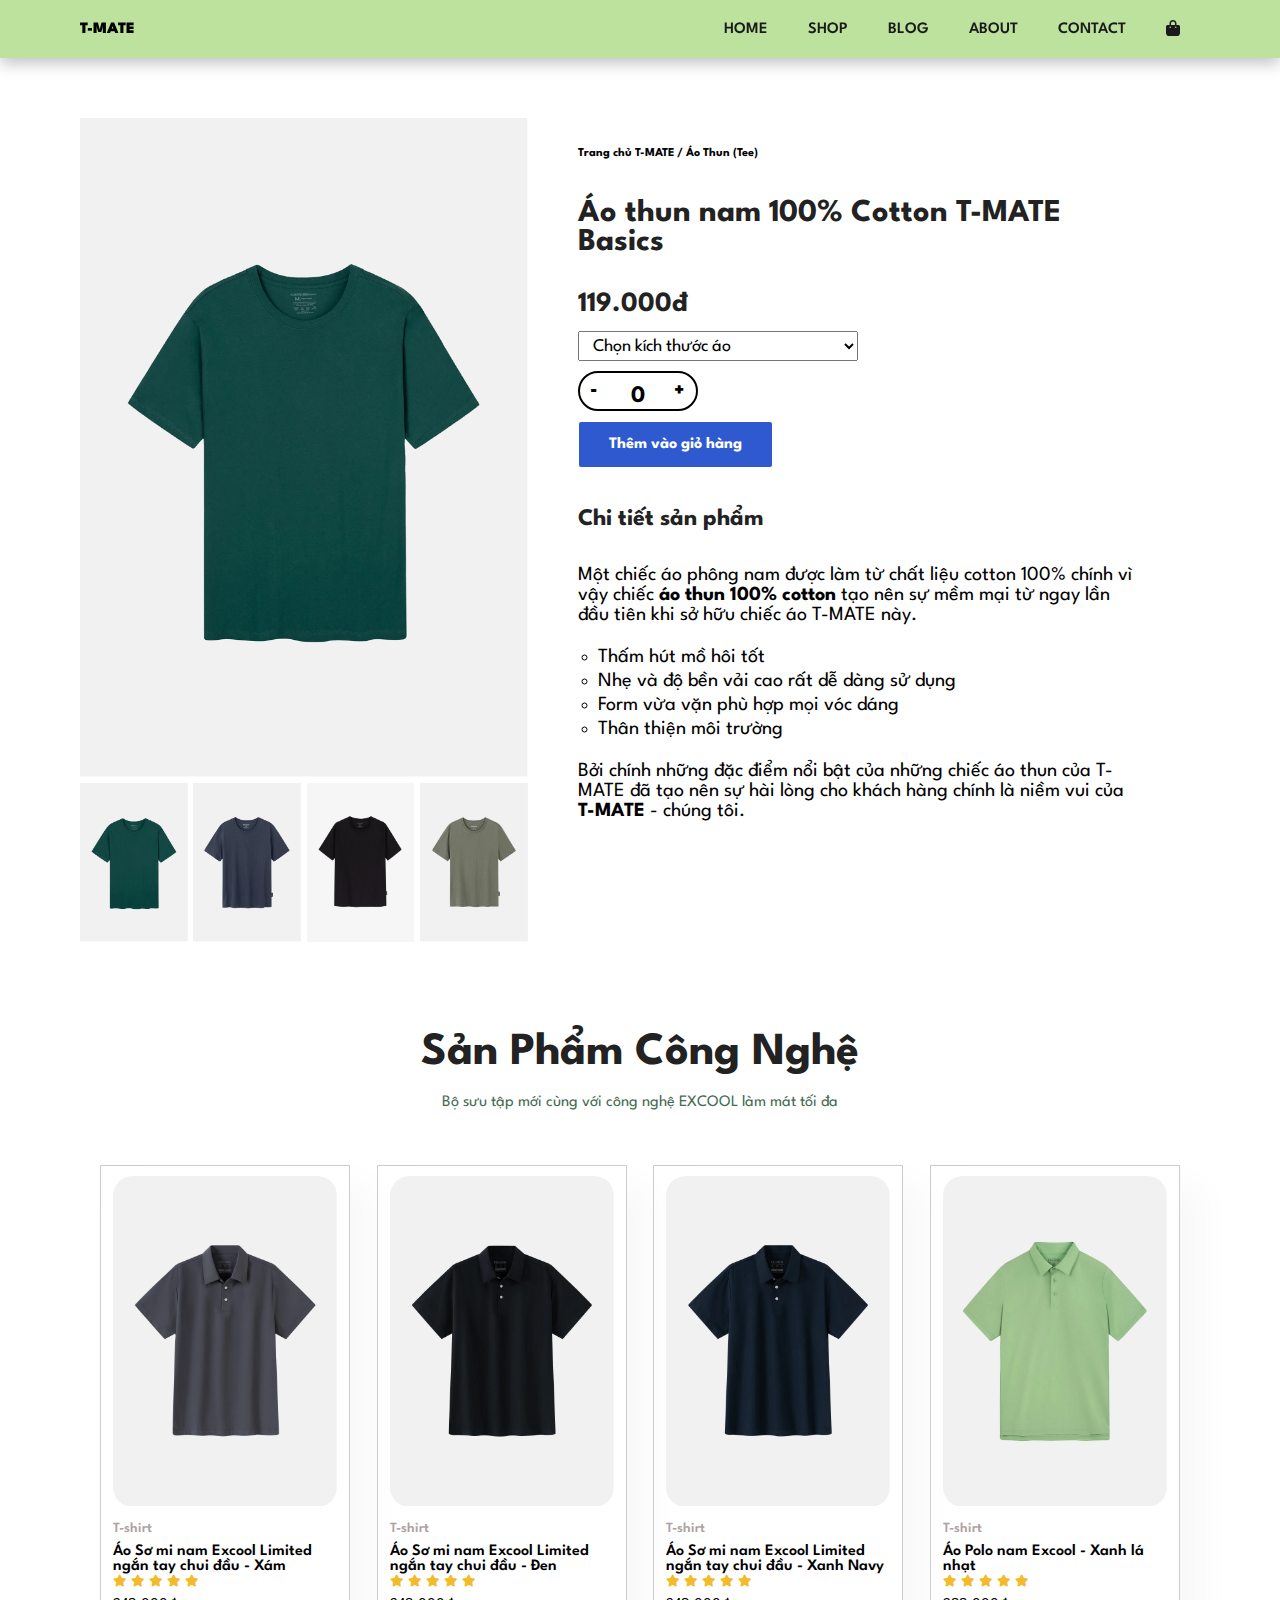
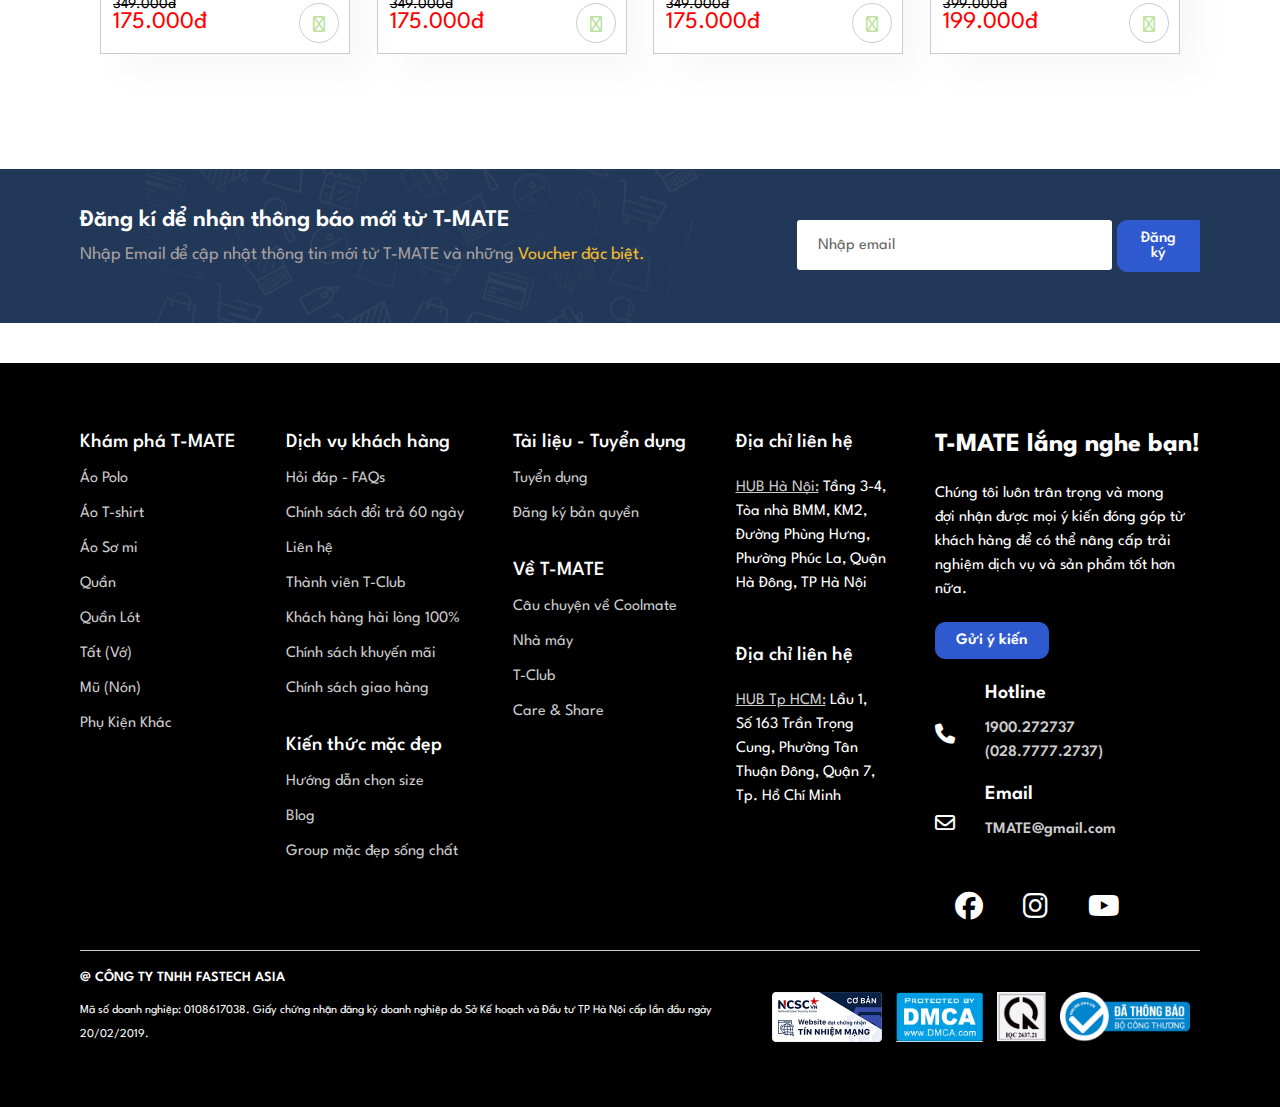
<file: Web_shop/sproduct.html>
<!DOCTYPE html>
<html lang="en">
<head>
    <meta charset="UTF-8">
    <meta http-equiv="X-UA-Compatible" content="IE=edge">
    <meta name="viewport" content="width=device-width, initial-scale=1.0">
    <link rel="stylesheet" href="./base.css">
    <link rel="stylesheet" href="./style.css">
    <link rel="stylesheet" href="./responsive.css">
    <link rel="stylesheet" href="./buttonNumbers.css">
    <link rel="stylesheet" href="https://cdnjs.cloudflare.com/ajax/libs/font-awesome/6.2.0/css/all.min.css" />
    <title>Áo thun Nam Giới - T MATE</title>
</head>
<body>
    <section id="header">
        <a href="#" class="logo">T-MATE</a>
        <div>
            <ul id="navbar">
                <li><a href="index.html">HOME</a></li>
                <li><a class="active" href="shop.html">SHOP</a></li>
                <li><a href="blog.html">BLOG</a></li>
                <li><a href="about.html">ABOUT</a></li>
                <li><a href="contact.html">CONTACT</a></li>
                <li id="cart-none"><a href="cart.html"><i class="fa-sharp fa-solid fa-bag-shopping"></i></a></li>
                <a href="#" id="close"><i class="fa-solid fa-xmark"></i></a>
            </ul>
        </div>

        <div id="mobile">
            <a href="cart.html"><i class="fa-sharp fa-solid fa-bag-shopping"></i></a>
            <i id ="icon-list" class="fa-solid fa-list"></i>
        </div>
    </section>

    <section id="prodetails" class="section-p1">
        <div class="single-prod-img">
            <img src="./img/prodetails/pro1.png" width="100%" id="mainImg" alt="">
            <div class="small-list__img">
                <div class="small-list-col">
                    <img src="./img/prodetails/pro1.png" width="100%" class="smallImg" alt="">
                </div>

                <div class="small-list-col">
                    <img src="./img/prodetails/pro2.png" width="100%" class="smallImg" alt="">
                </div>

                <div class="small-list-col">
                    <img src="./img/prodetails/pro3.png" width="100%" class="smallImg" alt="">
                </div>

                <div class="small-list-col">
                    <img src="./img/prodetails/pro4.png" width="100%" class="smallImg" alt="">
                </div>
            </div>
        </div>

        <div class="single-prod-details">
            <h6>Trang chủ T-MATE / Áo Thun (Tee) </h6>
            <h4 class="single-prod-name">Áo thun nam 100% Cotton T-MATE Basics</h4>
            <h2>119.000đ</h2>

            <div class="option">
                <select>
                    <option>Chọn kích thước áo</option>
                    <option>S</option>
                    <option>M</option>
                    <option>L</option>
                    <option>XL</option>
                    <option>2XL</option>
                    <option>3XL</option>
                </select>
    
                <div class="input" type="number">
                    <span class="next" onclick="nextNum()">+</span>
                    <span class="back" onclick="backNum()">-</span>
                    <div id="box"></div>
                </div>
            </div>

            <button class="btn-1">Thêm vào giỏ hàng</button>
            <h4>Chi tiết sản phẩm</h4>
            <p>Một chiếc áo phông nam được làm từ chất liệu cotton 100% chính vì vậy chiếc <span class="span-font-weight">áo thun 100% cotton</span> tạo nên sự mềm mại từ ngay lần đầu tiên khi sở hữu chiếc áo T-MATE này.
                <ul>
                    <li>Thấm hút mồ hôi tốt</li>
                    <li>Nhẹ và độ bền vải cao rất dễ dàng sử dụng</li>
                    <li>Form vừa vặn phù hợp mọi vóc dáng</li>
                    <li>Thân thiện môi trường</li>
                </ul>
            </p>
           <p> Bởi chính những đặc điểm nổi bật của những chiếc áo thun của T-MATE đã tạo nên sự hài lòng cho khách hàng chính là niềm vui của <span class="span-font-weight">T-MATE</span> - chúng tôi.</p>
        </div>
    </section>

    <section id="product" class="section-p1">
        <h2>Sản Phẩm Công Nghệ</h2>
        <p>Bộ sưu tập mới cùng với công nghệ EXCOOL làm mát tối đa</p>
        <div class="prod-container">
            <div class="prod">
                <img src="./img/pro-/pro-1.png" alt="">
                <div class="design">
                    <span>T-shirt</span>
                    <h5>Áo Sơ mi nam Excool Limited ngắn tay chui đầu - Xám</h5>
                    <div class="star">
                        <i class="fas fa-star"></i>
                        <i class="fas fa-star"></i>
                        <i class="fas fa-star"></i>
                        <i class="fas fa-star"></i>
                        <i class="fas fa-star"></i>
                    </div>
                    <h4 class="prod-del">349.000đ</h4>
                    <h7 class="prod-sale">175.000đ</h7>
                </div>
                <a href="#"><i class="fa-solid fa-cart-shopping"></i></a>
            </div>

            <div class="prod">
                <img src="./img/pro-/pro-2.png" alt="">
                <div class="design">
                    <span>T-shirt</span>
                    <h5>Áo Sơ mi nam Excool Limited ngắn tay chui đầu - Đen</h5>
                    <div class="star">
                        <i class="fas fa-star"></i>
                        <i class="fas fa-star"></i>
                        <i class="fas fa-star"></i>
                        <i class="fas fa-star"></i>
                        <i class="fas fa-star"></i>
                    </div>
                    <h4 class="prod-del">349.000đ</h4>
                    <h7 class="prod-sale">175.000đ</h7>
                </div>
                <a href="#"><i class="fa-solid fa-cart-shopping"></i></a>
            </div>

            <div class="prod">
                <img src="./img/pro-/pro-3.png" alt="">
                <div class="design">
                    <span>T-shirt</span>
                    <h5>Áo Sơ mi nam Excool Limited ngắn tay chui đầu - Xanh Navy</h5>
                    <div class="star">
                        <i class="fas fa-star"></i>
                        <i class="fas fa-star"></i>
                        <i class="fas fa-star"></i>
                        <i class="fas fa-star"></i>
                        <i class="fas fa-star"></i>
                    </div>
                    <h4 class="prod-del">349.000đ</h4>
                    <h7 class="prod-sale">175.000đ</h7>
                </div>
                <a href="#"><i class="fa-solid fa-cart-shopping"></i></a>
            </div>

            <div class="prod">
                <img src="./img/pro-/pro-4.png" alt="">
                <div class="design">
                    <span>T-shirt</span>
                    <h5>Áo Polo nam Excool - Xanh lá nhạt</h5>
                    <div class="star">
                        <i class="fas fa-star"></i>
                        <i class="fas fa-star"></i>
                        <i class="fas fa-star"></i>
                        <i class="fas fa-star"></i>
                        <i class="fas fa-star"></i>
                    </div>
                    <h4 class="prod-del">399.000đ</h4>
                    <h7 class="prod-sale">199.000đ</h7>
                </div>
                <a href="#"><i class="fa-solid fa-cart-shopping"></i></a>
            </div>
        </div>
    </section>

    <section id="newLetter" class="section-p1 section-m1">
        <div class="newText">
            <h4>Đăng kí để nhận thông báo mới từ T-MATE</h4>
            <p>Nhập Email để cập nhật thông tin mới từ T-MATE và những <span>Voucher đặc biệt.</span></p>
        </div>
        <div class="form">
            <input type="text" class="form-input" placeholder=" ">
            <label for="name" class="form-label">Nhập email</label>
            <button class="btn-2">Đăng ký</button>
        </div>
    </section>

    <footer class="section-p1">
       <div class="footer-before">
        <div class="col">
            <h4>Khám phá T-MATE</h4>
            <a href="#">Áo Polo</a>
            <a href="#">Áo T-shirt</a>
            <a href="#">Áo Sơ mi</a>
            <a href="#">Quần</a>
            <a href="#">Quần Lót</a>
            <a href="#">Tất (Vớ)</a>
            <a href="#">Mũ (Nón)</a>
            <a href="#">Phụ Kiện Khác</a>
        </div>

        <div class="col">
            <h4>Dịch vụ khách hàng</h4>
            <a href="#">Hỏi đáp - FAQs</a>
            <a href="#">Chính sách đổi trả 60 ngày</a>
            <a href="#">Liên hệ</a>
            <a href="#">Thành viên T-Club</a>
            <a href="#">Khách hàng hài lòng 100%</a>
            <a href="#">Chính sách khuyến mãi</a>
            <a href="#">Chính sách giao hàng</a>

            <h4>Kiến thức mặc đẹp</h4>
            <a href="#">Hướng dẫn chọn size</a>
            <a href="#">Blog</a>
            <a href="#">Group mặc đẹp sống chất</a>
        </div>

        <div class="col">
            <h4>Tài liệu - Tuyển dụng</h4>
            <a href="#">Tuyển dụng</a>
            <a href="#">Đăng ký bản quyền</a>

            <h4>Về T-MATE</h4>
            <a href="#">Câu chuyện về Coolmate</a>
            <a href="#">Nhà máy</a>
            <a href="#">T-Club</a>
            <a href="#">Care & Share</a>
        </div>

        <div class="col">
            <h4>Địa chỉ liên hệ</h4>
            <p><a href="" class="adress">HUB Hà Nội:</a> Tầng 3-4, Tòa nhà BMM, KM2, Đường Phùng Hưng, Phường Phúc La, Quận Hà Đông, TP Hà Nội</p>
            <h4>Địa chỉ liên hệ</h4>
            <p><a href="" class="adress">HUB Tp HCM:</a> Lầu 1, Số 163 Trần Trọng Cung, Phường Tân Thuận Đông, Quận 7, Tp. Hồ Chí Minh</p>
        </div>


        <div class="col col-final">
            <h4 class="col-title">T-MATE lắng nghe bạn!</h4>
            <p class="col-p">Chúng tôi luôn trân trọng và mong đợi nhận được mọi ý kiến đóng góp từ khách hàng để có thể nâng cấp trải nghiệm dịch vụ và sản phẩm tốt hơn nữa.</p>
            <button class="btn-2">Gửi ý kiến</button>

            <div class="col-about">
                <div class="col-infor">
                    <div class="col-infor-icon">
                        <i class="fa-solid fa-phone"></i>
                    </div>
                    <div class="col-infor-content">
                        <span class="col-infor-title">Hotline</span>
                        <p class="col-infor-about">
                            <a href="#">1900.272737</a>
                            <a href="#">(028.7777.2737)</a>
                        </p>
                    </div>
                </div>

                <div class="col-infor">
                    <div class="col-infor-icon">
                        <i class="fa-regular fa-envelope"></i>
                    </div>
                    <div class="col-infor-content">
                        <span class="col-infor-title">Email</span>
                        <p class="col-infor-about">
                            <a href="#">TMATE@gmail.com</a>
                        </p>
                    </div>
                </div>
            </div>
            
            <ul class="social">
               <li class="social-item"><i class="fa-brands fa-facebook"></i></li>
               <li class="social-item"><i class="fa-brands fa-instagram"></i></li>
               <li class="social-item"><i class="fa-brands fa-youtube"></i></li>
            </ul>
        </div>
       </div>

       <div class="footer-after">
            <div class="footer-after-left">
                <h6 class="footer-after-left__title">@ CÔNG TY TNHH FASTECH ASIA</h6>
                <p class="footer-after-left-des">Mã số doanh nghiệp: 0108617038. Giấy chứng nhận đăng ký doanh nghiệp do Sở Kế hoạch và Đầu tư TP Hà Nội cấp lần đầu ngày 20/02/2019.</p>
            </div>

            <div class="footer-after-right">
                <a href="#"  title="Chứng Nhận Tín Nhiệm Mạng" ><img src="./img/footer-after/1.png" alt="Chứng Nhận Tín Nhiệm Mạng"></a>
                <a href="#"  title="DMCA.com Protection Status"><img src="./img/footer-after/2.png" alt="DMCA.com Protection Status"></a>
                <a href="#"><img src="./img/footer-after/3.png" alt=""></a>
                <a href="#"><img src="./img/footer-after/4.png" alt=""></a>
            </div>
       </div>
    </footer>
    <script src="./main.js"></script>
</body>
</html>
</file>
<file: Pepsi/style.css>
*{
    font-family: 'Noto Sans Mono', monospace;
    font-family: 'Oswald', sans-serif;
    box-sizing: border-box;
    padding: 0;
    margin :0;
}

:root{
    --color-main: #0065c3;
    --color-text: #fff;
}

section {
    position: relative;
    width: 100%;
    min-height: 200px;
    padding: 100px;
    display: flex;
    justify-content: space-between;
    align-items: center;
    background-color: var(--color-main);
    transition: 0.25s;
}

header{
    position: absolute;
    top: 0;
    left: 0;
    width: 100%;
    display: flex;
    justify-content: space-between;
    align-items: center;
    padding: 10px 20px;
    background-color: #105ca3;
}

header .logo{
    position: relative;
    max-width: 80px;
}

header ul{
    display: flex;
    position: relative;
}

header ul li{
    list-style: none;
}

header ul li a{
    display: inline-block;
    text-decoration: none;
    color: var(--color-text);
    font-weight: bold;
    font-size: 18px;
    margin-left: 40px;
    letter-spacing: 1px;
}

header ul li a:hover{
    color: rgb(192, 190, 190);
}

.btn{
    display: flex;
    width: 200px;
    height: 40px;
    border-radius: 30px;
    background-color: var(--color-main);
    padding: 5px 10px;
    border: 1px solid #fff;
    outline: none;
    text-decoration: none;
    color: var(--color-text);
    font-size: 16px;
    font-weight: bold;
    align-items: center;
    justify-content: center;
    cursor: pointer;
}


.btn:hover{
    background-color: #fff;
    color: var(--color-main);
    transition: ease-out 0.1s;
}

.content{
    position: relative;
    width: 100%;
    display: flex;
    justify-content: space-between;
    align-items: center;
}

.content .textBox{
    position: relative;
    max-width: 800px;
}

.content .textBox h1{
    color: #fff;
    font-size: 60px;
    line-height: 60px;
    text-transform: uppercase;
    font-weight: 700;
}

.content .textBox h1 span{
    font-size: 60px;
    font-weight: 700;
}

.content .textBox p{
    margin-top: 20px;
    margin-bottom: 20px;
    color: var(--color-text);
    font-family: 'Noto Sans Mono', monospace;;
}

.content .textBox .btn-view{
    display: inline-block;
    text-decoration: none;
    color: var(--color-text);
    padding: 10px 20px;
    background-color: var(--color-main);
    letter-spacing: 1px;
    border-radius: 30px;
    border: 1px solid #ccc;
    text-transform: uppercase;
    font-weight: 800;
}

.content .textBox .btn-view:hover{
    background-color: #fff;
    color: var(--color-main);
    transition: ease-out 0.1s;
}

.content .imgBox{
    width: 600px;
    display: flex;
    padding-right: 60px;
    justify-content: flex-end;
    margin-top: 50px;
}

.content .imgBox img{
    max-width: 200px;
}

.list-img{
    position: absolute;
    left: 50%;
    bottom: 20px;
    transform: translateX(-50%);
    display: flex;
}

.list-img li{
    list-style: none;
    display: inline-block;
    cursor: pointer;
    margin: 0 20px;
    transition: 0.6s;
}

.list-img li img{
    max-width: 40px;
}

.list-img li:hover{
    transform: translateY(-20%);
    transition: 0.6s;
}

.social{
    position: absolute;
    top: 0;
    right: 30px;
    transform: translateY(50%);
    display: flex;
    flex-direction: column;
    justify-content: center;
    align-items: center;
    transition: 0.5s ease-in;
}

.social li{
    list-style: none;
}

.social li a{
    color: white;
    display: inline-block;
    margin: 5px 0;
    transform: scale(0.5);
    text-decoration: none;
}

.social li a i{
    font-size: 50px;
}

.social li a:hover{
    color:rgb(192, 190, 190);
}
</file>
<file: Pepsi/responsive.css>
@media (max-width: 991px) {
    section{
        padding: 40px;
    }

    header{
        padding: 10px 20px;
        height: 100px;
    }

    header .logo{
        position: relative;
        max-width: 60px;
    }

    header ul{
        position: fixed;
        top: 0;
        left: 0;
        width: 100%;
        height: 100%;
        z-index: 1;
        flex-direction: column;
        justify-content: center;
        justify-content: center;
        align-items: center;
        transition: 0.5s;
        visibility: hidden;
        opacity: 0;
    }

    header ul.active{
        visibility: visible;
        opacity: 1;
        background-color: #7FBCD2;
    }

    header ul li a{
        display: inline-block;
        text-decoration: none;
        color: #161414;
        font-weight: bold;
        font-size: 18px;
        margin-left: 40px;
        letter-spacing: 1px;
        padding: 10px 20px;
        margin-top: 10px;
    }


    header .toggleMenuNavbar{
        position: relative;
        width: 40px;
        height: 65px;
        background: url(./images/menu.png) center 30px no-repeat;
        z-index: 2;
        cursor: pointer;
        margin-bottom: 33px;
    }

    .toggleMenuNavbar.active{
        background: url(./images/close.png);
        background-position: center;
        background-size: 30px;
        background-repeat: no-repeat;
        margin: 0;
        filter: invert(1);
    }

    header ul li a:hover{
        color: var(--color-main);
    }

    .content{
        flex-direction: column;
        margin-top: 80px;
        margin-bottom: 100px;
    }

    .content .textBox{
        position: relative;
        max-width: 100%;
    }

    .content .textBox h1{
        font-size: 45px;
    }

    .content .textBox h1 span{
        font-size: 45px;
        font-weight: 700;
    }
    
    .content .textBox p{
        margin-top: 15px;
        margin-bottom: 20px;
        color: var(--color-text);
    }

    .content .textBox .btn-view{
        padding: 8px 10px;
        font-size: 16px;
        border-radius: 25px;
    }

    .content .imgBox {
        width: 100%;
        display: flex;
        padding-right: 0;
        justify-content: center;
        margin-top: 50px;
    }

    .content .imgBox img{
        max-width: 180px;
    }

    .btn{
        display: none;
    }

    .social{
        position: fixed;
        top: 0;
        right: 0;
        transform: translateY(50%);
        display: flex;
        flex-direction: column;
        justify-content: center;
        align-items: center;
        transition: 0.5s ease-in;
        width: 50px;
        background-color: rgb(58, 85, 206);
    }
}
</file>
<file: Web_shop/base.css>
@import url('https://fonts.googleapis.com/css2?family=League+Spartan:wght@100;200;300;400;500;600;700;800;900&family=Roboto+Condensed:ital,wght@0,700;1,700&display=swap');
*{
    margin: 0;
    padding: 0;
    box-sizing: border-box;
    font-family: 'League Spartan', sans-serif;
}

html{
    scroll-behavior: smooth;
}

h1{
    font-size: 50px;
    line-height: 64px;
    color: #222;
}

h2{
    font-size: 46px;
    line-height: 54px;
    color: #222;
}

h4{
    font-size: 20px;
    color: #222;
}

h6{
    font-weight: 700;
    font-size: 12px;
}

p{
    font-size: 16px;
    margin: 15px 0 20px 0;
    color: #456b52;
}

.section-p1{
    padding: 40px 80px;
}

.section-m1{
    margin: 40px 0;
}

body{
    width: 100%;
}

button.btn-1{
    font-size: 16px;
    font-weight: 700;
    padding: 15px 30px;
    color: #000;
    background-color: #fff;
    border-radius: 3px;
    cursor: pointer;
    border: none;
    outline: none;
    transition: .3s ;
}

button.btn-2{
    font-size: 16px;
    font-weight: 700;
    padding: 10px 20px;
    color: #fff;
    background-color: #2f5acf;
    border-radius: 10px;
    cursor: pointer;
    border: 1px solid #2f5acf;
    outline: none;
    transition: .3s ;
}

.sale{
    color: #CF0A0A;
    font-weight: 900;
}

.winter{
    color: #2f5acf;
}

#mobile{
    display: none;
    align-items: center;
}

#close{
    display: none;
}

.span-font-weight{
    color: #000;
    font-weight: 700;
}

@keyframes hidden {
    from{
        opacity: 0;
        transform: translateX(-100%);
    }
    
    to{
        opacity: 1;
        transform: translateX(0);
    }
}
</file>
<file: Web_shop/style.css>
/* Header */

#header{
    display: flex;
    align-items: center;
    justify-content: space-between;
    padding: 20px 80px;
    background-color: #BCE29E;
    box-shadow: 0 5px 15px rgba(0, 0, 0, 0.25);
    z-index: 3;
    position: sticky;
    top: 0;
    left: 0;
}

.logo{
    text-decoration: none;
    color: #000;
    font-weight: 900;
}

#navbar{
    display: flex;
    align-items: center;
    justify-content: center;
}

#navbar li{
    list-style: none;
    padding: 0 20px;
}

#navbar li a{
    text-decoration: none;
    font-size: 16px;
    font-weight: 600;
    color: #1a1a1a;
    position: relative;
    transition: 0.3s ease;
}

#navbar li a:hover, #navbar li{
    color: #829460;
    transition: 0.3s ease;
}

#navbar li a:after{
    width: 0;
    content: "";
    position: absolute;
    left: 50%;
    bottom: -5px;
    background: black;
    transform: translateX(-50%);
    height: 3px;
    transition: 0.3s linear;
}

#navbar a:hover::after{
    width: 90%;
}

/* Slider */
/*? Home */

#background{
    background-image: url("img/backgroundHeader.png");
    background-position: top 25% right 0;
    background-size: cover;
    height: 550px;
    width: 100%;
    padding: 0 80px;
    display: flex;
    flex-direction: column;
    align-items: flex-start;
    justify-content: center;
}

#background h4{
    padding-bottom: 15px;
}

#background h1{
    color: #5CB8E4;
}

#background button{
    background: url(./img/button.png) transparent no-repeat;
    color: #5CB8E4;
    border: 0;
    font-weight: 700;
    font-size: 20px;
    padding: 10px 80px;
    cursor: pointer;
}

/* ? SLIDER */

#slider{
    display: flex;
    align-items: center;
    justify-content: space-between;
    flex-wrap: wrap;
}

#slider .flex-box{
    width: 180px;
    text-align: center;
    padding: 25px 15px;
    box-shadow: 20px 20px 35px rgba(0, 0, 0, 0.03);
    border: 1px solid #ccc;
    border-radius: 3px;
    margin: 15px 0;
}

#slider .flex-box:hover{
    box-shadow: 10px 10px 55px rgba(70, 62, 221, 0.1);
}

#slider .flex-box img{
    width: 100%;
    margin-bottom: 10px;
}

#slider .flex-box h6{
    display: inline-block;
    padding: 10px 10px;
    line-height: 1;
    border-radius: 3px;
    font-size: 14px;
    background-color: #A8E890;
}

#slider .flex-box:nth-child(2) h6{
    background-color: #FFF38C;
}

#slider .flex-box:nth-child(3) h6{
    background-color: #DD5353;
}

#slider .flex-box:nth-child(4) h6{
    background-color: #9F8772;
}

#slider .flex-box:nth-child(5) h6{
    background-color: #A084CA;
}

#slider .flex-box:nth-child(6) h6{
    background-color: #B8E8FC;
}


/*? PRODUCT */

#product{
    text-align: center;
}

#product .prod-container{
    display: flex;
    justify-content: space-between;
    padding: 20px;
    flex-wrap: wrap;
}

#product .prod{
    width: 23%;
    min-width: 250px;
    padding: 10px 12px;
    border: 1px solid #ccc;
    cursor: pointer;
    box-shadow: 20px 20px 35px rgba(0, 0, 0, 0.03);
    margin: 15px 0;
    transition: 0.3s ease;
    text-decoration: none;
    position: relative;
}

#product .prod:hover{
    box-shadow: 20px 20px 35px rgba(0, 0, 0, 0.06);
}

#product .prod img{
    width: 100%;
    border-radius: 20px;
}

#product .prod .design{
    text-align: start;
    padding: 10px 0;
}

#product .prod .design span{
    color: rgb(173, 162, 162);
    font-weight: 600;
    font-size: 14px;
}

#product .prod .design h5{
    padding-top: 8px;
    color: #000;
    font-weight: 600;
    font-size: 16px;
}

#product .prod .design i{
    font-size: 12px;
    color: #f3ba2a;
}

#product .prod .design h4{
    padding-top: 8px;
    font-size: 15px;
    font-weight: 400;
    color: #000;
}

#product .prod a{
    color: #000;
}

#product .prod .fa-cart-shopping{
    width: 40px;
    height: 40px;
    line-height: 40px;
    border-radius: 50px;
    background-color: #fff;
    font-weight: 500;
    color: #BCE29E;
    border: 1px solid #ccc;
    position: absolute;
    bottom: 10px;
    right: 10px;
}

#product .prod .prod-del{
    text-decoration: line-through;
}

#product .prod .prod-sale{
    font-size: 24px;
    color: red;
}

/* ? BANNER */

#banner{
    display: flex;
    flex-direction: column;
    justify-content: center;
    align-items: center;
    text-align: center;
    background-image: url(./img/banner.jpg);
    background-repeat: no-repeat;
    background-size: cover;
    background-position: center;
    width: 100%;
    height: 300px;
}

#banner h4{
    color: #fff;
    font-size: 30px;
}

#banner h2{
    color: #fff;
    font-size: 50px;
    padding: 10px 0;
}


#banner button:hover{
    background-color: #5CB8E4;
}

/* ?BANNER-BOX */

#banner-1{
    display: flex;
    justify-content: space-between;
    flex-wrap: wrap;
    margin: 0 20px;
}

#banner-1 .banner-box{
    display: flex;
    flex-direction: column;
    justify-content: center;
    align-items: flex-start;
    text-align: center;
    background-image: url(./img/pro-/banner-1.png);
    background-repeat: no-repeat;
    background-size: cover;
    background-position: center;
    min-width: 600px;
    height: 50vh;
    padding: 30px;;
    border-radius: 20px;
}

#banner-1 .banner-box-2{
    background-image: url(./img/pro-/banner-2.jpg);
}

#banner-1 h4{
    color: #000;
    font-size: 20px;
    font-weight: 400;
}

#banner-1 h2{
    color: #000;
    font-size: 24px;
    font-weight: 900;
}

#banner-1 h2 span{
    color: #CF0A0A;
    font-size: 24px;
    font-weight: 900;
}

#banner-1 span{
    color: #000;
    font-size: 16px;
    font-weight: 600;
    padding-bottom: 15px;
}

#banner-1 .banner-box:hover button{
    color: #000;
    background-color: transparent;
    border: 1px solid #000;
}


#banner-2{
    display: flex;
    flex-wrap: no-wrap;
    justify-content: space-between;
    margin: 0 20px 20px;
}

#banner-2 .banner-box{
    display: flex;
    flex-direction: column;
    justify-content: center;
    align-items: flex-start;
    text-align: center;
    background-image: url(./img/pro-/banner-3.png);
    background-repeat: no-repeat;
    background-size: cover;
    background-position: center;
    min-width: 30%;
    height: 200px;
    padding: 20px;
    border-radius: 20px;
    border: 1px solid #ccc;
}

#banner-2 .banner-box-2{
    background-image: url(./img/pro-/banner-4.png);
}

#banner-2  .banner-box-3{
    background-image: url(./img/pro-/banner-5.png);
}

#banner-2 h2{
    color: #000;
    font-weight: 900;
    font-size: 16px;
}

#banner-2 h3{
    color: #000;
    font-weight: 900;
    font-size: 18px;
}

/* ?NEW LETTER */

#newLetter{
    display: flex;
    justify-content: space-between;
    flex-wrap: wrap;
    align-items: center;
    background: url(./img/b14.png) no-repeat 20% 30% #213858;
}

#newLetter h4{
    font-size: 24px;
    color: #fff;
    font-weight: 600;
}

#newLetter p{
    font-size: 18px;
    color: rgb(167, 159, 159);
    font-weight: 400;
}

#newLetter p span{
    color: #f3ba2a;
}

#newLetter .form{
    display: flex;
    width: 36%;
    position: relative;
}

#newLetter .form-input{
    height: 50px;
    width: 100%;
    padding: 5px 20px;
    border: 1px solid transparent;
    border-radius: 3px;
    outline: 0;
    transition: 0.3s ease;
    font-size: 18px;
}

.form-input:focus{
	border-color: black;
}

#newLetter .form-label{
    position: absolute;
    left: 50px;
    top: 36%;
    transform: translateX(-50%);
    user-select: auto;
    color: #666;
    transition: 0.3s ease;
    margin-left: 10px;
}

.form-input:not(:placeholder-shown) + .form-label, .form-input:focus + .form-label{
    margin-top: -40px;
    margin-left: 10px;
	padding: 5px 10px;
	top: -20px;
	background-color: #fff;
	color: black;
	display: block;
    border-radius: 4px;
}

#newLetter button{
    margin-left: 5px;
    font-weight: 500;
    border-top-right-radius: 0;
    border-bottom-right-radius: 0;
}

#newLetter button:active{
    transform: scale(0.5);
    transition: 0.5s ease-in-out;
}

#newLetter button:hover{
    color: white;
    background-color: transparent;
    border: 1px solid #2f5acf;
    transition: 0.5s ease-in-out;
}

/* ? FOOTER */

footer .footer-before{
    min-width: 100%;
    display: flex;
    justify-content: space-between;
}

footer{
    display: flex;
    flex-wrap: wrap;
    justify-content: space-between;
    background-color: #000;
}

footer .col{
    display: flex;
    flex-direction: column;
    align-items: flex-start;
    margin-bottom: 20px;
}

footer h4{
    color: #fff;
    font-size: 20px;
    font-weight: 500;
    padding: 10px 0;
    margin-top: 20px;
    position: relative;
}

footer a{
    text-decoration: none;
    padding: 10px 0;
    color: #ccc;
}

footer a:hover{
    color: #2f5acf;
}

footer .adress{
    text-decoration: underline;
}

footer p{
    color: #fff;
    line-height: 24px;
    max-width: 150px;
}

footer .col-title{
    font-size: 26px;
    font-weight: 700;
}

footer .col-p{
    max-width: 250px;
}

footer .btn-2{
    margin-bottom: 25px;
    font-weight: 600;
}

footer .btn-2:hover{
    background-color: #fff;
    color: #000;
    border: 1px solid #2f5acf;
}

footer .col-infor{
    color: white;
    display: flex;
    justify-content: flex-start;
    align-items: center;
    font-weight: 600;
}

footer .col-infor-icon{
    margin-right: 30px;
}

footer .col-infor-icon i{
    font-size: 20px;
}

footer .col-infor-content{
    color: #fff;
}

footer .col-infor-title{
    font-size: 20px;
}

footer .social{
    max-width: 100%;
    color: #fff;
    font-size: 20px;
    list-style: none;
    display: flex;
    margin-top: 20px;
}

footer .social-item{
   padding: 10px 20px;
   cursor: pointer;
}

footer .social-item i{
    font-size: 28px;
}

footer .social-item:nth-child(1):hover{
    color: #3b5998;
}

footer .social-item:nth-child(2):hover{
    color: #d6249f;
}

footer .social-item:nth-child(3):hover{
    color: #ff0000;
}

footer .footer-after{
    display: flex;
    border-top: 1px solid #ccc;
    padding-top: 20px;
    align-items: center;
    width: 100%;
}

footer .footer-after-left{
    flex: 1;
}

footer .footer-after-left__title{
    font-size: 14px;
    color: #fff;
    font-weight: 600;
}

footer .footer-after-left-des{
    font-size: 12px;
    max-width: 100%;
}

footer .footer-after-right a{
    text-decoration: none;

}

footer .footer-after-right a img{
   max-height: 50px;
   margin-right: 10px;
}

#scrollHeader{
    background-color: black;
    border: none;
    border-radius: 50%;
    color: white;
    cursor: pointer;
    font-size: 16px;
    line-height: 48px;
    width: 48px;
}



/* ! SHOP */

#page-header{
    background-image: url(./img/shop/banner-shop.jpg);
    background-repeat: no-repeat;
    background-size: cover;
    width: 100%;
    height: 400px;
    display: flex;
    justify-content: center;
    align-items: flex-start;
    text-align: center;
    flex-direction: column;
}

#page-header h2{
    color: #EC7F68;
}

/* ? PAGINATION */

#pagination{
    text-align: center;
}

#pagination a{
    text-decoration: none;
    background-color: #28c4b9;
    padding: 20px 30px;
    color: #fff;
    border-radius: 3px;
    font-weight: 600;
}

#pagination a i{
    font-size: 16px;
    font-weight: 800;
}

/* ! LANDING SINGLE PRODUCT */

#prodetails{
    display: flex;
    margin-top: 20px;
}

#prodetails .single-prod-img{
    width: 40%;
    margin-right: 50px;
}

#prodetails .small-list__img{
    display: flex;
    justify-content: space-between;
}

#prodetails .small-list-col{
    flex-basis: 24%;
    cursor: pointer;
}

#prodetails .single-prod-details{
    width: 50%;
    padding-top: 30px;
}

#prodetails .single-prod-details .single-prod-name{
    padding: 40px 0 20px 0;
    font-size: 32px;
}

#prodetails .single-prod-details h2{
    font-size: 28px;
}

#prodetails .single-prod-details h4{
    padding: 40px 0 20px 0;
    font-size: 24px;
}

#prodetails .single-prod-details select{
    display: block;
    padding: 5px 10px;
    margin-bottom: 10px;
    height: 30px;
    width: 50%;
    font-size: 18px;
}

.option{
    display: flex;
    flex-flow: column;
}

#prodetails .single-prod-details button{
    background: #2f5acf;
    color: #fff;
    border: 1px solid;
}

#prodetails .single-prod-details button:hover{
    background-color: #fff;
    color: #000;
    border: 1px solid #000;
    outline: none;
}

#prodetails .single-prod-details button:active{
    transform: scale(0.5);
    transition: 0.5s ease-out;
}


#prodetails .single-prod-details p{
    color: #000;
    font-size: 20px;
    line-height: 20px;
}

#prodetails .single-prod-details ul{
    list-style: circle;
    font-size: 20px;
    margin: 0 0 20px 20px;
}

#prodetails .single-prod-details ul li{
    padding: 3px 0;
}


/* ! BLOG */


#page-header.blog-header{
    background-image: url('./img/blog/blog1.png');
    justify-content: center;
    align-items: center;
    text-align: center;
}

#page-header.blog-header h2{
    color: #eb6526;
}

#blog{
    padding: 150px 150px 0 150px;
}


#blog .blog-box{
    display: flex;
    align-items: center;
    width: 100%;
    position: relative;
    padding-bottom: 100px;
    animation: hidden 2s;
    animation-timing-function: linear;
}

#blog .blog-img{
    width: 50%;
    margin-right: 40px;
}

#blog img{
    width: 100%;
    height: 300px;
    object-fit: cover;
}

#blog .blog-details{
    width: 50%;
}

#blog .blog-details a{
    text-decoration: none;
    font-size: 15px;
    color: #000;
    font-weight: 700;
    position: relative;
    transition: 0.5s;
}

#blog .blog-details a::after{
    content: "";
    width: 50px;
    height: 1px;
    background-color: #000;
    position: absolute;
    top: 4px;
    right: -60px;
}

#blog .blog-details a:hover{
    color: #2f5acf;
}

#blog .blog-details a:hover::after{
    background-color: #2f5acf;
}

#blog .blog-details p{
    line-height: 24px;
    font-size: 18px;
}

#blog .blog-box h1{
    position: absolute;
    top: -40px;
    left: 0;
    font-size: 70px;
    font-weight: 700;
    color: #ccc;
    z-index: -1;
}

/* !ABOUT */

#page-header.about-header{
    background-image: url(./img/about/about-banner.jpg);
    justify-content: center;
    align-items: center;
    text-align: center;
}

#page-header.about-header h2{
    color: rgb(61, 57, 57);
}

#page-header.about-header p{
    color: #ccc;
}

#about-head{
    display: flex;
    align-items: center;
}

#about-head img{
    width: 50%;
    height: auto;
}

#about-head .about-box{
    padding-left: 40px;
}

#about-head .about-box p{
    font-size: 18px;
}

#about-head .about-box a{
    color: rgb(61, 57, 57);
}

#about-app{
    text-align: center;
}

#about-app .video{
    width: 70%;
    height: 100%;
    margin: 30px auto 0 auto; 
}

#about-app .video video{
    width: 100%;
    height: 100%;
    border-radius: 20px;
}


/* ! CONTACT */

#contact-details{
    display: flex;
    justify-content: space-between;
    align-items: center;
}

#contact-details .details{
    width: 40%;
}

#contact-details .details span{
    font-size: 18px;
}

#contact-details .details h2{
    font-size: 28px;
    line-height: 36px;
    padding: 20px 0;
}

#contact-details .details h3{
    font-size: 22px;
    padding-bottom: 15px;
}

#contact-details .details li{
    list-style: none;
    display: flex;
    padding: 10px 0;
}

#contact-details .details li i{
    font-size: 18px;
    padding-right: 20px;
}

#contact-details .details li p{
    font-size: 18px;
    margin: 0;
}

#contact-details .details li a{
    text-decoration: none;
    color: #000;
}

#contact-details .details li a:hover{
    text-decoration: underline;
}

#contact-details .map{
    width: 55%;
    height: 400px;
}

#contact-details .map iframe{
    width: 100%;
    height: 100%;
}

#form-details{
    display: flex;
    justify-content: space-between;
    margin: 30px;
    padding: 80px;
    border: 1px solid #ccc;
}

#form-details form{
    width: 65%;
    display: flex;
    flex-direction: column;
    align-items: flex-start;
}

#form-details form span{
    font-size: 18px;
}

#form-details form h2{
    font-size: 28px;
    line-height: 36px;
    padding: 20px 0;
}


#form-details form input,
#form-details form textarea{
    width: 100%;
    padding: 12px 16px;
    outline: none;
    margin-bottom: 20px;
    border: 1px solid #ccc;
}

#form-details form button:hover{
    background-color: #fff;
    color: #000;
    border: 1px solid #000;
    transform: scale(1.1);
    transition: 0.3s ease-in-out;
}

#form-details .person .person-about{
    display: flex;
    padding-bottom: 25px;
}

#form-details .person .person-about img{
    width: 65px;
    height: 65px;
    object-fit: cover;
    margin-right: 15px;
    border-radius: 50%;
}

#form-details .person .person-about p{
    margin: 0;
    font-size: 18px;
    line-height: 26px;

}

#form-details .person .person-about p span{
    display: block;
    font-size: 20px;
    font-weight: 700;
    color: #000;
}

#cart{
    overflow: hidden;
}

#cart table{
    width: 100%;
    border-collapse: collapse;
    table-layout: fixed;
    white-space: nowrap;
}

#cart table img{
    width: 70px;
}

#cart table td:nth-child(1){
    width: 100px;
    text-align: center;
}

#cart table td:nth-child(2){
    width: 150px;
    text-align: center;
}

#cart table td:nth-child(3){
    width: 250px;
    text-align: center;
}

#cart table td:nth-child(4),
#cart table td:nth-child(5),
#cart table td:nth-child(6){
    width: 150px;
    text-align: center;
}

#cart table td:nth-child(5) input{
    width: 70px;
    padding: 10px 5px 10px 15px;
}

#cart table thead{
    border: 1px solid #ccc;
    border-left: none;
    border-right: none;
    height: 50px;
}

#cart table thead td{
    font-weight: 600;
    text-transform: uppercase;
    font-size: 18px;
    padding: 18px 0;
}

#cart table tbody td{
    padding-top: 15px
}

#cart table tbody tr td{
    font-size: 16px;
}

#cart table tbody tr td a{
    text-decoration: none;
    color: #ff0000;
}

#cart-add{
    display: flex;
    flex-wrap: wrap;
    justify-content: space-between;
}

#coupon{
    width: 50%;
    margin-bottom: 30px;
}

#coupon h3{
    padding-bottom: 15px;
}

#coupon input{
    padding: 10px 20px;
    outline: none;
    width: 60%;
    margin-right: 16px;
    border: 1px solid #ccc;
}

#cart-add .btn-2:hover{
    background-color: #fff;
    color: #000;
    border: 1px solid #000;
    transition: 0.3s ease;
}

#subtotal{
    width: 50%;
    margin-bottom: 30px;
    border: 1px solid #ccc;
    padding: 30px;
}

#subtotal h3{
    padding-bottom: 15px;
}

#subtotal table{
    border-collapse: collapse;
    width: 100%;
    margin-bottom: 20px;
}

#subtotal table td{
    width: 50%;
    border: 1px solid #ccc;
    padding: 10px;
    font-size: 18px;
}
</file>
<file: Web_shop/responsive.css>
@media (max-width: 799px) {
    #navbar{
        display: flex;
        flex-direction: column;
        align-items: flex-start;
        justify-content: flex-start;
        position: fixed;
        top: 0;
        right: 0;
        height: 1000px;
        width: 300px;
        background-color: #fff;
        box-shadow: 0 40px 60px rgba(0, 0, 0, 0.1);
        padding: 80px 0;
        right: -300px;
        transition: 0.3s ease-in;
    }

    #navbar.active{
        right: 0;
    }

    #navbar li{
        margin-bottom: 25px;
    }

    #mobile{
        display: flex;
        align-items: center;
    }
    
    #mobile i{
        color: #000;
        font-size: 18px;
        padding-left: 24px;
    }

    #close{
        display: initial;
        position: absolute;
        top: 30px;
        left: 30px;
        color: #000;
        font-size: 18px;
    }
    
    #cart-none{
        display: none;
    }

    #background{
        height: 550px;
        padding: 0 80px;;
        background-position: top 30% right 50%;
    }

    #slider{
        justify-content: center;
    }

    #slider .flex-box{
        margin: 15px 15px;
    }

    .section-p1{
        padding: 40px 40px;
    }

    
    #product .prod-container{
        justify-content: center;
        transition: 0.3s ease-in;
    }

    #product .prod{
        width: 30%;
        min-width: 185px;
        margin: 15px 12px;
        transition: 0.3s ease;
    }

    #banner{
        height: 200px;
    }

    #banner h4{
        font-size: 30px;
    }

    #banner h2{
        font-size: 28px;
    }

    #banner .btn-1{
        font-size: 14px;
        padding: 14px 28px;
    }    

    #banner-1 .banner-box{
        min-width: 100%;
        height: 300px;
        margin: 15px 0;
    }

    #banner-2 {
        padding: 0 40px;
        display: none;
    }

    #banner-2 .banner-box{
        width: 30%;
    }

    #newLetter .form{
        width: 90%;
    }

    .footer-before{
        flex-wrap: wrap;
    }

    footer .btn-2{
        max-height: 57px;
        margin-top: 25px;
    }

    footer .col:nth-child(5){
        display: contents;
    }

    footer .footer-after{
        flex-flow: column ;
    }

    /* Contact */

    #form-details{
        padding: 40px;
    }

    #form-details form{
        width: 50%;
    }
}

@media (max-width: 477px){
    #header{
        padding: 20px;
    }

    h1{
        font-size: 32px;
    }

    h2{
        font-size: 30px;
    }

    #background{
        padding: 0 20px;
        background-position: 50%;
    }

    #slider{
        justify-content: space-between;
    }

    #slider .flex-box{
        width: 125px;
    }

    #product .prod{
        width: 100%;
    }

    #banner h4{
        font-size: 28px;
    }

    #banner h2{
        font-size: 24px;
    }

    #banner-1 .banner-box{
        height: 300px;
    }

    .banner-box .banner-box-2{
        margin-top: 20px;
    }

    #newLetter .form{
        width: 100%;
    }

    .col{
        max-width: 50%;
    }


    /* Single Product */

    #prodetails{
        display: flex;
        flex-direction: column;
    }

    #prodetails .single-prod-img{
        width: 100%;
        margin-right: 0;
    }

    #prodetails .single-prod-details{
        width: 100%;
        
    }

    /* !BLOG */

    #blog{
        padding: 100px 20px 0 20px;
    }

    #blog .blog-box{
        display: flex;
        align-items: flex-start;
        flex-direction: column;
        width: 100%;
        position: relative;
        padding-bottom: 100px;
    }

    #blog .blog-img{
        width: 100%;
        margin-right: 0px;
        margin-right: 30px;
    }

    #blog .blog-details{
        width: 100%;
    }

    /* ! ABOUT */

    #about-head{
        flex-direction: column;
    }

    #about-head img{
        width: 100%;
        margin-bottom: 25px;
    }

    #about-head .about-box{
        padding-left: 0;
    }

    #about-head .video{
        width: 100%;
    }

    /* Contact */

    #contact-details{
        flex-direction: column;
    }

    #contact-details .details{
        width: 100%;
        margin-bottom: 30px;
    }

    #contact-details .map{
        width: 100%;
    }

    #form-details{
        margin: 10px;
        padding: 30px 10px;
        flex-wrap: wrap;
    }

    #form-details form{
        width: 100%;
        margin-bottom: 30px;
    }

    /* !CART */

    #cart-add{
        flex-direction: column;
    }

    #coupon{
        width: 100%;
    }

    #subtotal{
        width: 100%;
        padding: 20px;
    }
}
</file>
<file: Web_shop/buttonNumbers.css>
.input{
    position: relative;
    width: 120px;
    height: 40px;
    border-radius: 20px;
    border: 2px solid #000;
    transition: 0.5s;
    margin-bottom: 10px;
}

.input .next{
    position: absolute;
    top: 26%;
    right: 30px;
    display: block;
    width: 12px;
    height: 12px;
    z-index: 1;
    cursor: pointer;
    opacity: 0;
    transition: 0.5s;
}

.input .next{
    opacity: 1;
    right: 10px;
    font-size: 20px;
    font-weight: 800;
}

.input .back{
    position: absolute;
    top: 23%;
    left: 30px;
    display: block;
    width: 12px;
    height: 12px;
    z-index: 1;
    cursor: pointer;
    opacity: 0;
    transition: 0.5s;
}

.input .back{
    opacity: 1;
    left: 10px;
    font-size: 20px;
    font-weight: 800;
}

#box span{
    position: absolute;
    display: block;
    width: 100%;
    height: 100%;
    text-align: center;
    line-height: 46px;
    display: none;
    color: #000;
    font-size: 24px;
    font-weight: 700;
    user-select: none;
}

#box span:nth-child(1){
    display: initial;
}
</file>
